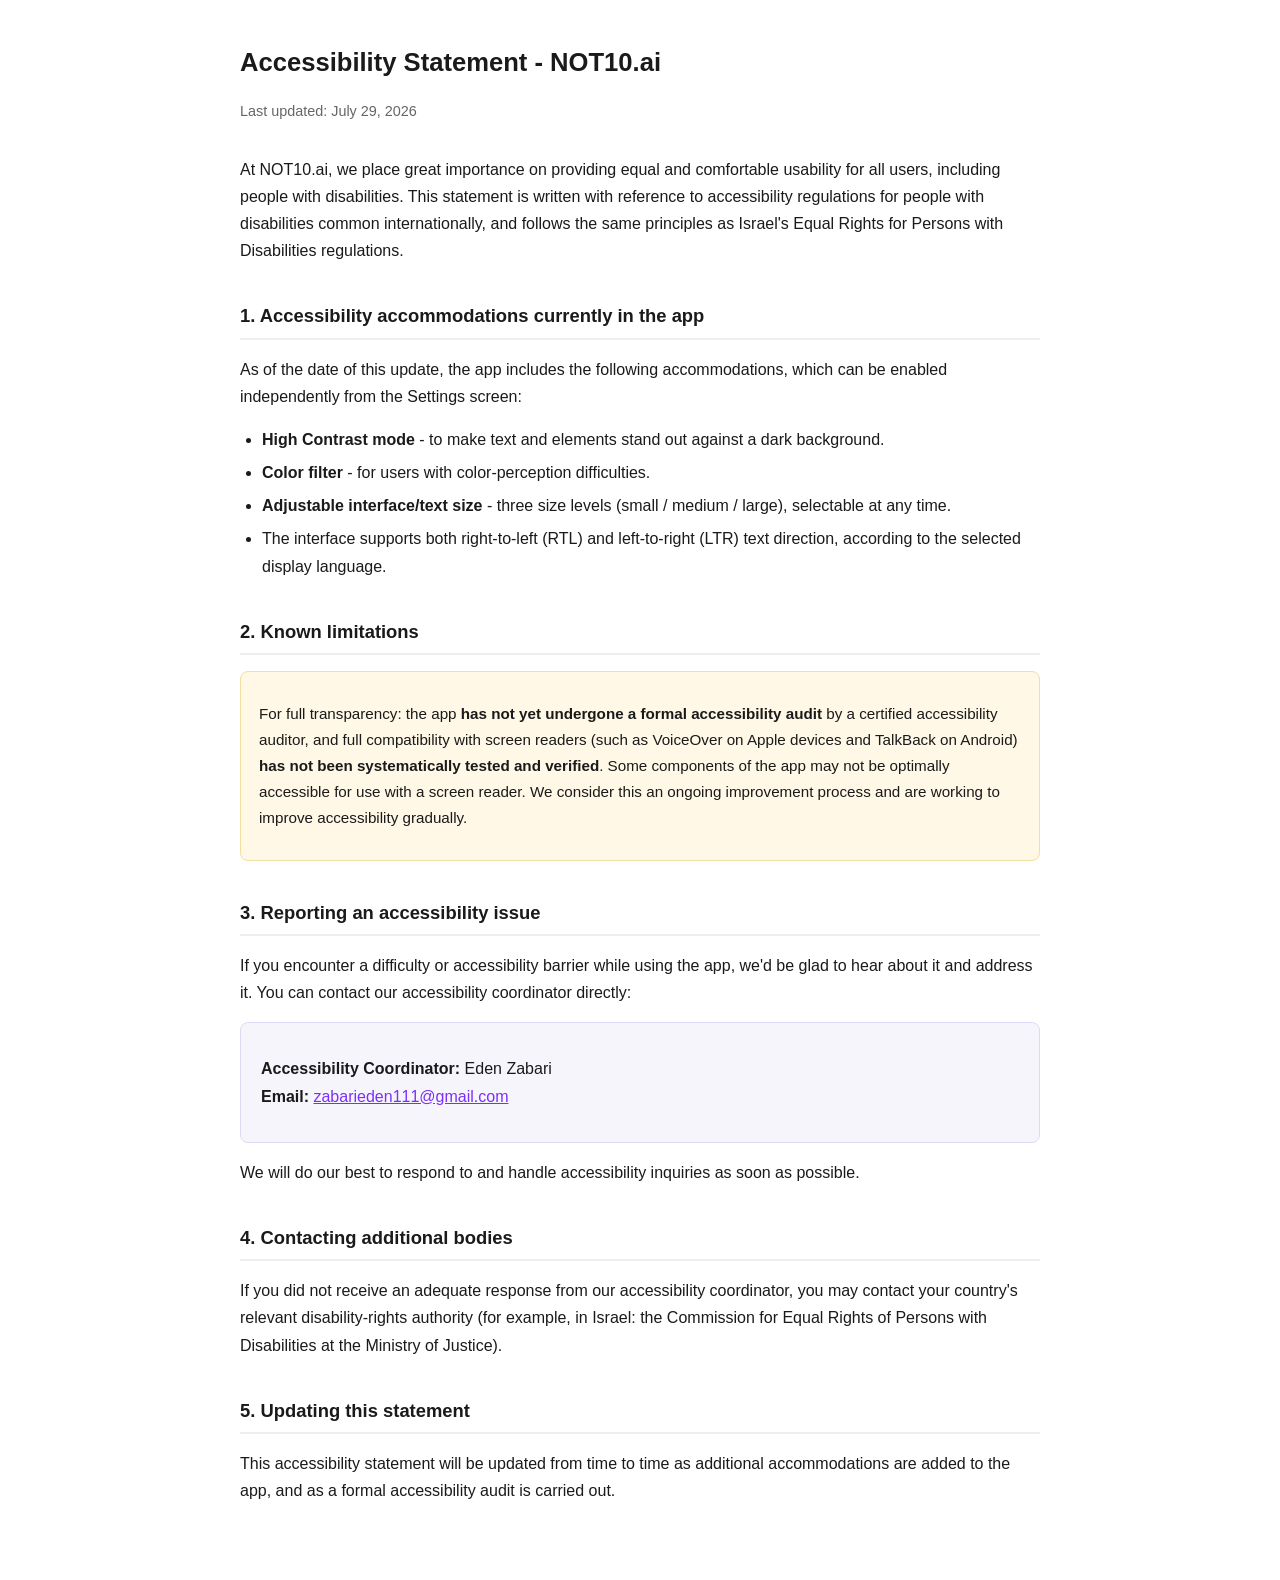
<file: accessibility-en.html>
<!DOCTYPE html>
<html lang="en" dir="ltr">
<head>
<meta charset="UTF-8">
<meta name="viewport" content="width=device-width, initial-scale=1.0">
<title>Accessibility Statement - NOT10.ai</title>
<style>
  body { font-family: Arial, Helvetica, sans-serif; background:#ffffff; color:#1a1a1a; line-height:1.7; max-width:800px; margin:0 auto; padding:24px 20px 60px; }
  h1 { font-size:1.6rem; margin-bottom:4px; }
  .updated { color:#666; font-size:0.9rem; margin-bottom:32px; }
  h2 { font-size:1.15rem; margin-top:36px; border-bottom:2px solid #eee; padding-bottom:6px; }
  ul { padding-inline-start:22px; }
  li { margin-bottom:6px; }
  a { color:#7b2ff7; }
  .contact-box { background:#f7f5fc; border:1px solid #e0d9f5; border-radius:8px; padding:16px 20px; margin-top:16px; }
  .note-box { background:#fff8e6; border:1px solid #f0dfa0; border-radius:8px; padding:14px 18px; margin-top:16px; font-size:0.95rem; }
</style>
</head>
<body>

<h1>Accessibility Statement - NOT10.ai</h1>
<p class="updated">Last updated: July 29, 2026</p>

<p>
At NOT10.ai, we place great importance on providing equal and comfortable usability for all users, including people with
disabilities. This statement is written with reference to accessibility regulations for people with disabilities common
internationally, and follows the same principles as Israel's Equal Rights for Persons with Disabilities regulations.
</p>

<h2>1. Accessibility accommodations currently in the app</h2>
<p>As of the date of this update, the app includes the following accommodations, which can be enabled independently from the Settings screen:</p>
<ul>
  <li><strong>High Contrast mode</strong> - to make text and elements stand out against a dark background.</li>
  <li><strong>Color filter</strong> - for users with color-perception difficulties.</li>
  <li><strong>Adjustable interface/text size</strong> - three size levels (small / medium / large), selectable at any time.</li>
  <li>The interface supports both right-to-left (RTL) and left-to-right (LTR) text direction, according to the selected display language.</li>
</ul>

<h2>2. Known limitations</h2>
<div class="note-box">
<p>
For full transparency: the app <strong>has not yet undergone a formal accessibility audit</strong> by a certified accessibility
auditor, and full compatibility with screen readers (such as VoiceOver on Apple devices and TalkBack on Android) <strong>has
not been systematically tested and verified</strong>. Some components of the app may not be optimally accessible for use with
a screen reader. We consider this an ongoing improvement process and are working to improve accessibility gradually.
</p>
</div>

<h2>3. Reporting an accessibility issue</h2>
<p>
If you encounter a difficulty or accessibility barrier while using the app, we'd be glad to hear about it and address it.
You can contact our accessibility coordinator directly:
</p>
<div class="contact-box">
  <p><strong>Accessibility Coordinator:</strong> Eden Zabari<br>
  <strong>Email:</strong> <a href="mailto:zabarieden111@gmail.com">zabarieden111@gmail.com</a></p>
</div>
<p>We will do our best to respond to and handle accessibility inquiries as soon as possible.</p>

<h2>4. Contacting additional bodies</h2>
<p>
If you did not receive an adequate response from our accessibility coordinator, you may contact your country's relevant
disability-rights authority (for example, in Israel: the Commission for Equal Rights of Persons with Disabilities at the
Ministry of Justice).
</p>

<h2>5. Updating this statement</h2>
<p>
This accessibility statement will be updated from time to time as additional accommodations are added to the app, and as a
formal accessibility audit is carried out.
</p>

</body>
</html>
</file>
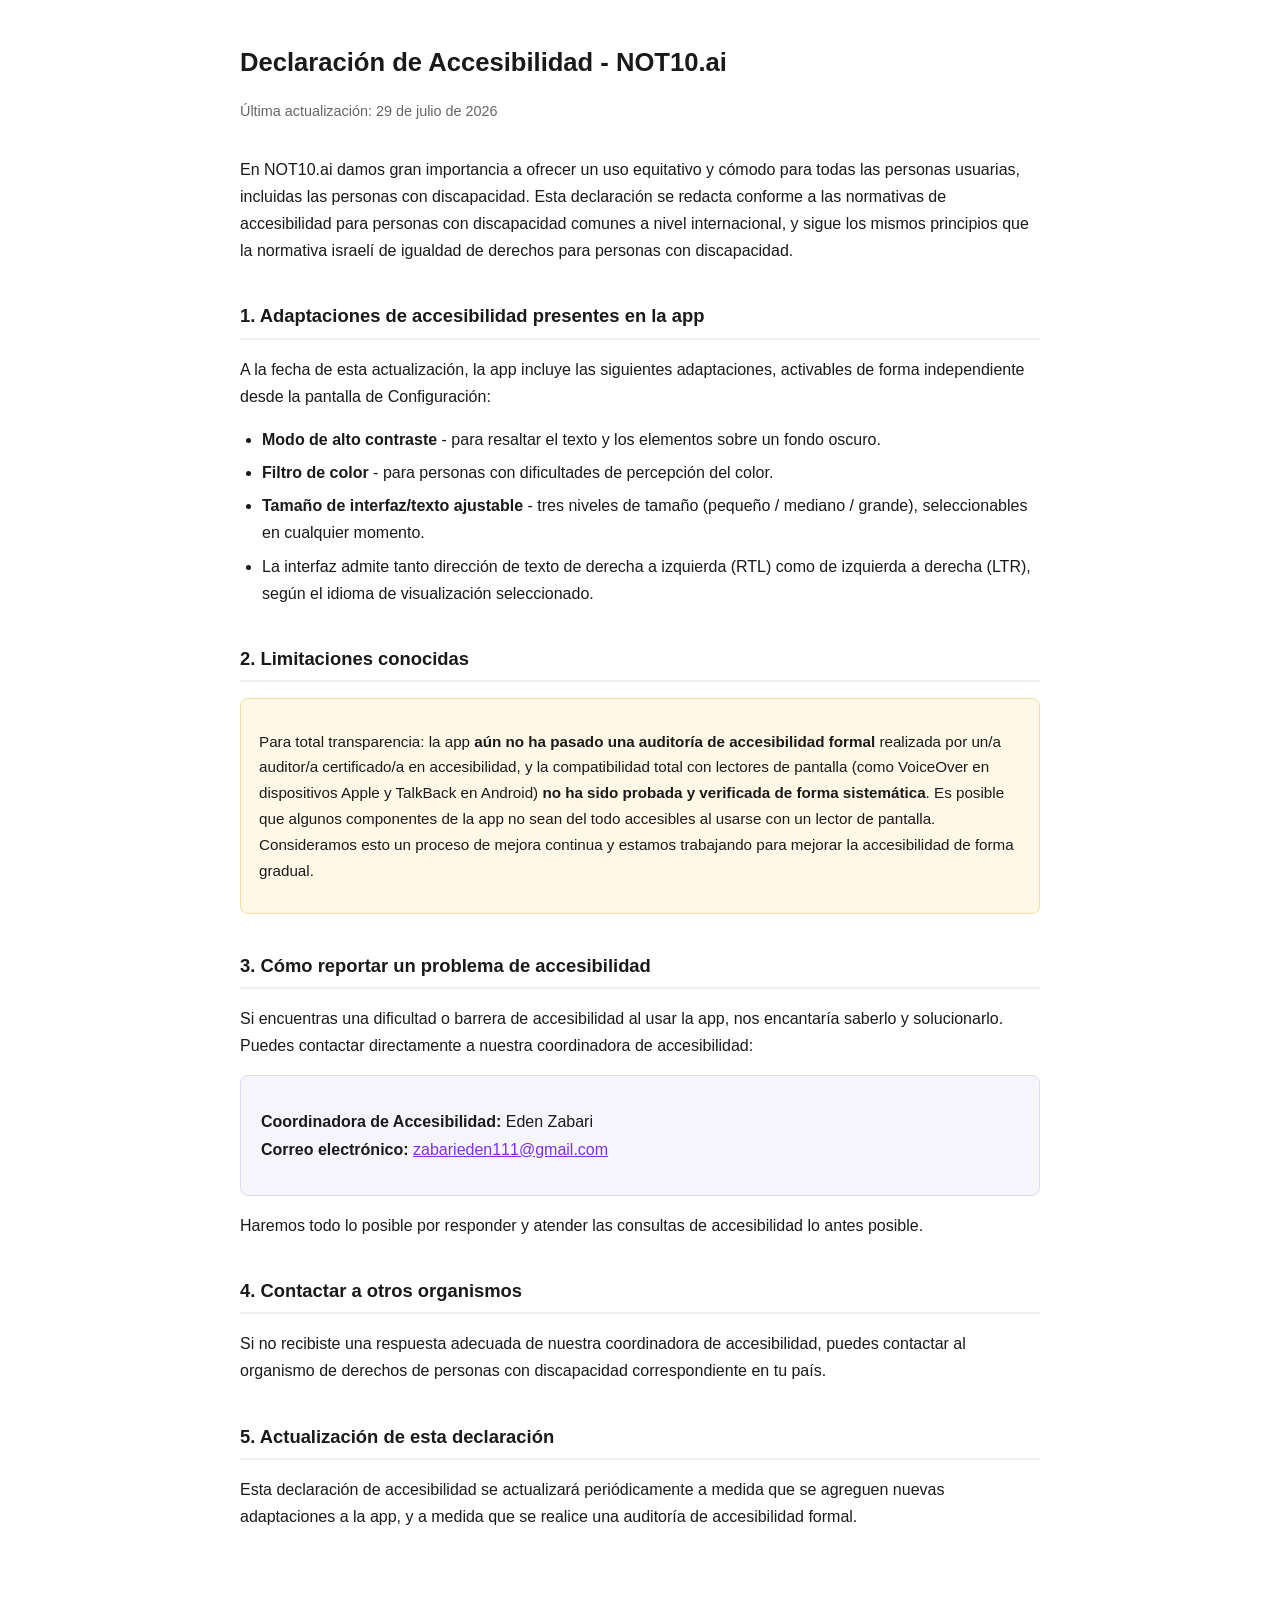
<file: accessibility-es.html>
<!DOCTYPE html>
<html lang="es" dir="ltr">
<head>
<meta charset="UTF-8">
<meta name="viewport" content="width=device-width, initial-scale=1.0">
<title>Declaración de Accesibilidad - NOT10.ai</title>
<style>
  body { font-family: Arial, Helvetica, sans-serif; background:#ffffff; color:#1a1a1a; line-height:1.7; max-width:800px; margin:0 auto; padding:24px 20px 60px; }
  h1 { font-size:1.6rem; margin-bottom:4px; }
  .updated { color:#666; font-size:0.9rem; margin-bottom:32px; }
  h2 { font-size:1.15rem; margin-top:36px; border-bottom:2px solid #eee; padding-bottom:6px; }
  ul { padding-inline-start:22px; }
  li { margin-bottom:6px; }
  a { color:#7b2ff7; }
  .contact-box { background:#f7f5fc; border:1px solid #e0d9f5; border-radius:8px; padding:16px 20px; margin-top:16px; }
  .note-box { background:#fff8e6; border:1px solid #f0dfa0; border-radius:8px; padding:14px 18px; margin-top:16px; font-size:0.95rem; }
</style>
</head>
<body>

<h1>Declaración de Accesibilidad - NOT10.ai</h1>
<p class="updated">Última actualización: 29 de julio de 2026</p>

<p>
En NOT10.ai damos gran importancia a ofrecer un uso equitativo y cómodo para todas las personas usuarias, incluidas las
personas con discapacidad. Esta declaración se redacta conforme a las normativas de accesibilidad para personas con
discapacidad comunes a nivel internacional, y sigue los mismos principios que la normativa israelí de igualdad de
derechos para personas con discapacidad.
</p>

<h2>1. Adaptaciones de accesibilidad presentes en la app</h2>
<p>A la fecha de esta actualización, la app incluye las siguientes adaptaciones, activables de forma independiente desde la pantalla de Configuración:</p>
<ul>
  <li><strong>Modo de alto contraste</strong> - para resaltar el texto y los elementos sobre un fondo oscuro.</li>
  <li><strong>Filtro de color</strong> - para personas con dificultades de percepción del color.</li>
  <li><strong>Tamaño de interfaz/texto ajustable</strong> - tres niveles de tamaño (pequeño / mediano / grande), seleccionables en cualquier momento.</li>
  <li>La interfaz admite tanto dirección de texto de derecha a izquierda (RTL) como de izquierda a derecha (LTR), según el idioma de visualización seleccionado.</li>
</ul>

<h2>2. Limitaciones conocidas</h2>
<div class="note-box">
<p>
Para total transparencia: la app <strong>aún no ha pasado una auditoría de accesibilidad formal</strong> realizada por un/a
auditor/a certificado/a en accesibilidad, y la compatibilidad total con lectores de pantalla (como VoiceOver en dispositivos
Apple y TalkBack en Android) <strong>no ha sido probada y verificada de forma sistemática</strong>. Es posible que algunos
componentes de la app no sean del todo accesibles al usarse con un lector de pantalla. Consideramos esto un proceso de
mejora continua y estamos trabajando para mejorar la accesibilidad de forma gradual.
</p>
</div>

<h2>3. Cómo reportar un problema de accesibilidad</h2>
<p>
Si encuentras una dificultad o barrera de accesibilidad al usar la app, nos encantaría saberlo y solucionarlo. Puedes
contactar directamente a nuestra coordinadora de accesibilidad:
</p>
<div class="contact-box">
  <p><strong>Coordinadora de Accesibilidad:</strong> Eden Zabari<br>
  <strong>Correo electrónico:</strong> <a href="mailto:zabarieden111@gmail.com">zabarieden111@gmail.com</a></p>
</div>
<p>Haremos todo lo posible por responder y atender las consultas de accesibilidad lo antes posible.</p>

<h2>4. Contactar a otros organismos</h2>
<p>
Si no recibiste una respuesta adecuada de nuestra coordinadora de accesibilidad, puedes contactar al organismo de
derechos de personas con discapacidad correspondiente en tu país.
</p>

<h2>5. Actualización de esta declaración</h2>
<p>
Esta declaración de accesibilidad se actualizará periódicamente a medida que se agreguen nuevas adaptaciones a la app, y
a medida que se realice una auditoría de accesibilidad formal.
</p>

</body>
</html>
</file>
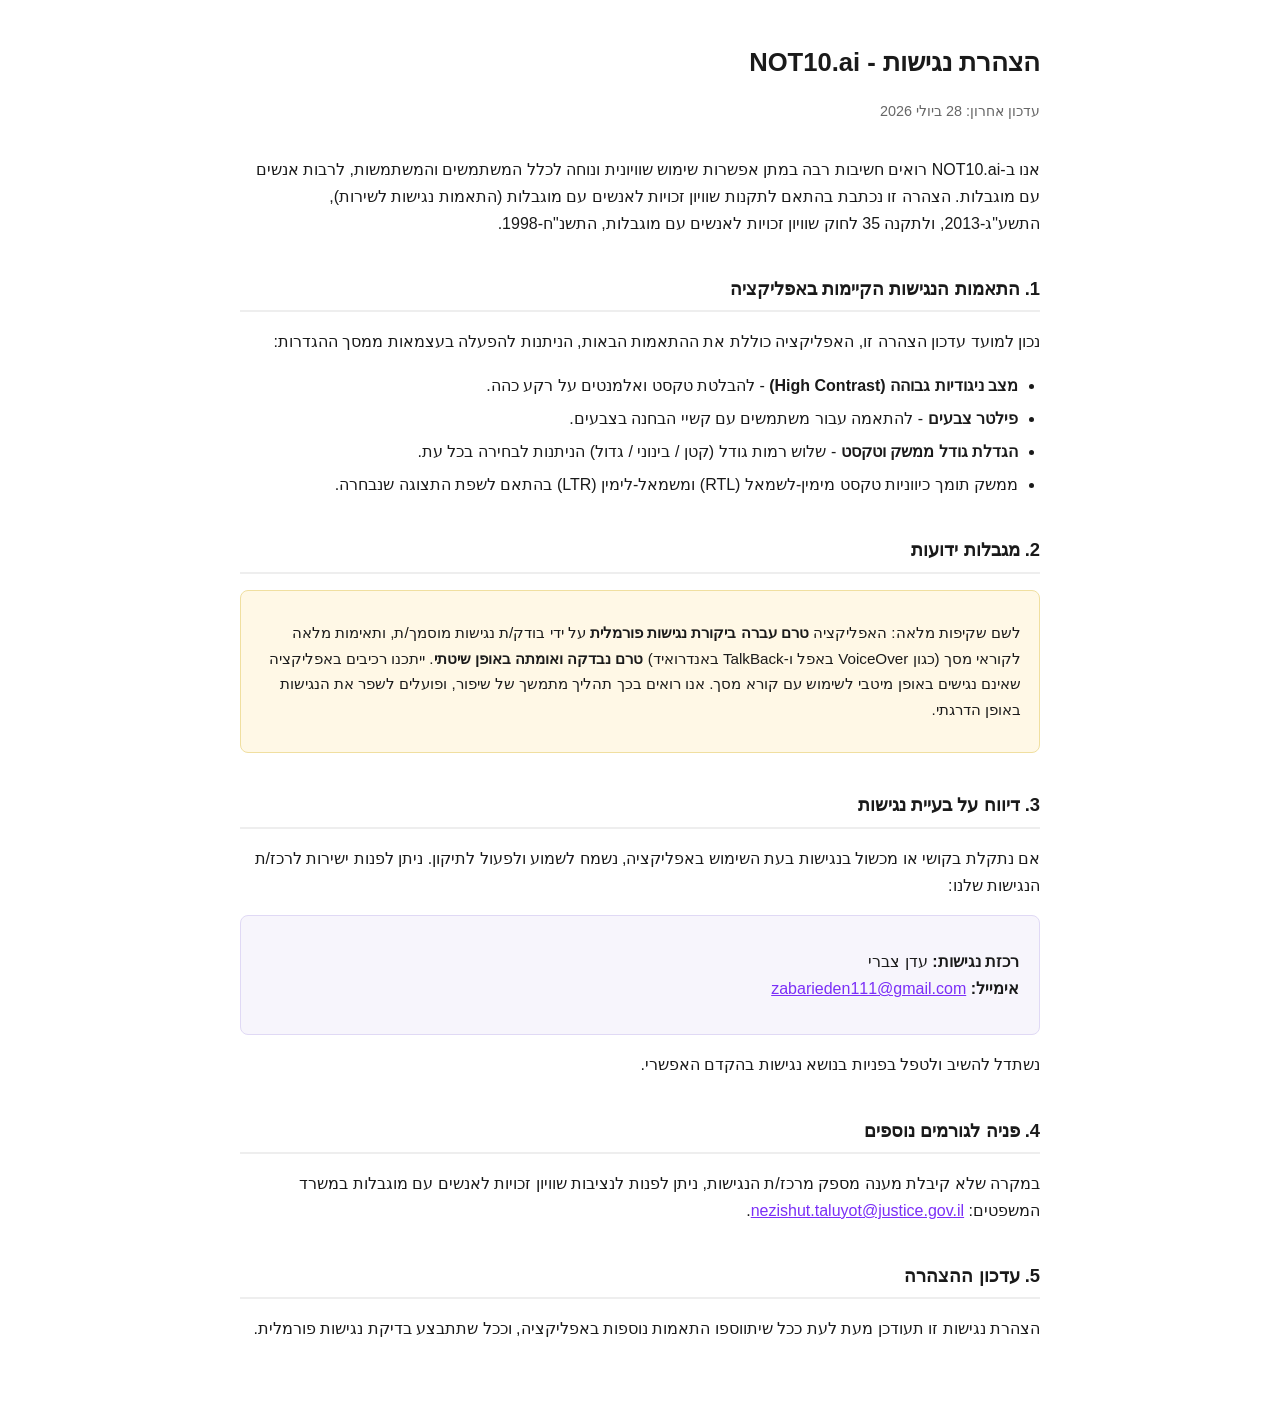
<file: accessibility.html>
<!DOCTYPE html>
<html lang="he" dir="rtl">
<head>
<meta charset="UTF-8">
<meta name="viewport" content="width=device-width, initial-scale=1.0">
<title>הצהרת נגישות - NOT10.ai</title>
<style>
  body { font-family: Arial, Helvetica, sans-serif; background:#ffffff; color:#1a1a1a; line-height:1.7; max-width:800px; margin:0 auto; padding:24px 20px 60px; }
  h1 { font-size:1.6rem; margin-bottom:4px; }
  .updated { color:#666; font-size:0.9rem; margin-bottom:32px; }
  h2 { font-size:1.15rem; margin-top:36px; border-bottom:2px solid #eee; padding-bottom:6px; }
  ul { padding-inline-start:22px; }
  li { margin-bottom:6px; }
  a { color:#7b2ff7; }
  .contact-box { background:#f7f5fc; border:1px solid #e0d9f5; border-radius:8px; padding:16px 20px; margin-top:16px; }
  .note-box { background:#fff8e6; border:1px solid #f0dfa0; border-radius:8px; padding:14px 18px; margin-top:16px; font-size:0.95rem; }
</style>
</head>
<body>

<h1>הצהרת נגישות - NOT10.ai</h1>
<p class="updated">עדכון אחרון: 28 ביולי 2026</p>

<p>
אנו ב-NOT10.ai רואים חשיבות רבה במתן אפשרות שימוש שוויונית ונוחה לכלל המשתמשים והמשתמשות, לרבות אנשים עם מוגבלות.
הצהרה זו נכתבת בהתאם לתקנות שוויון זכויות לאנשים עם מוגבלות (התאמות נגישות לשירות), התשע"ג-2013, ולתקנה 35 לחוק שוויון
זכויות לאנשים עם מוגבלות, התשנ"ח-1998.
</p>

<h2>1. התאמות הנגישות הקיימות באפליקציה</h2>
<p>נכון למועד עדכון הצהרה זו, האפליקציה כוללת את ההתאמות הבאות, הניתנות להפעלה בעצמאות ממסך ההגדרות:</p>
<ul>
  <li><strong>מצב ניגודיות גבוהה (High Contrast)</strong> - להבלטת טקסט ואלמנטים על רקע כהה.</li>
  <li><strong>פילטר צבעים</strong> - להתאמה עבור משתמשים עם קשיי הבחנה בצבעים.</li>
  <li><strong>הגדלת גודל ממשק וטקסט</strong> - שלוש רמות גודל (קטן / בינוני / גדול) הניתנות לבחירה בכל עת.</li>
  <li>ממשק תומך כיווניות טקסט מימין-לשמאל (RTL) ומשמאל-לימין (LTR) בהתאם לשפת התצוגה שנבחרה.</li>
</ul>

<h2>2. מגבלות ידועות</h2>
<div class="note-box">
<p>
לשם שקיפות מלאה: האפליקציה <strong>טרם עברה ביקורת נגישות פורמלית</strong> על ידי בודק/ת נגישות מוסמך/ת, ותאימות מלאה
לקוראי מסך (כגון VoiceOver באפל ו-TalkBack באנדרואיד) <strong>טרם נבדקה ואומתה באופן שיטתי</strong>. ייתכנו רכיבים
באפליקציה שאינם נגישים באופן מיטבי לשימוש עם קורא מסך. אנו רואים בכך תהליך מתמשך של שיפור, ופועלים לשפר את
הנגישות באופן הדרגתי.
</p>
</div>

<h2>3. דיווח על בעיית נגישות</h2>
<p>
אם נתקלת בקושי או מכשול בנגישות בעת השימוש באפליקציה, נשמח לשמוע ולפעול לתיקון. ניתן לפנות ישירות לרכז/ת הנגישות שלנו:
</p>
<div class="contact-box">
  <p><strong>רכזת נגישות:</strong> עדן צברי<br>
  <strong>אימייל:</strong> <a href="mailto:zabarieden111@gmail.com">zabarieden111@gmail.com</a></p>
</div>
<p>נשתדל להשיב ולטפל בפניות בנושא נגישות בהקדם האפשרי.</p>

<h2>4. פניה לגורמים נוספים</h2>
<p>
במקרה שלא קיבלת מענה מספק מרכז/ת הנגישות, ניתן לפנות לנציבות שוויון זכויות לאנשים עם מוגבלות במשרד המשפטים:
<a href="https://www.gov.il/he/departments/general/equal_rights_commission" target="_blank" rel="noopener">nezishut.taluyot@justice.gov.il</a>.
</p>

<h2>5. עדכון ההצהרה</h2>
<p>
הצהרת נגישות זו תעודכן מעת לעת ככל שיתווספו התאמות נוספות באפליקציה, וככל שתתבצע בדיקת נגישות פורמלית.
</p>

</body>
</html>
</file>
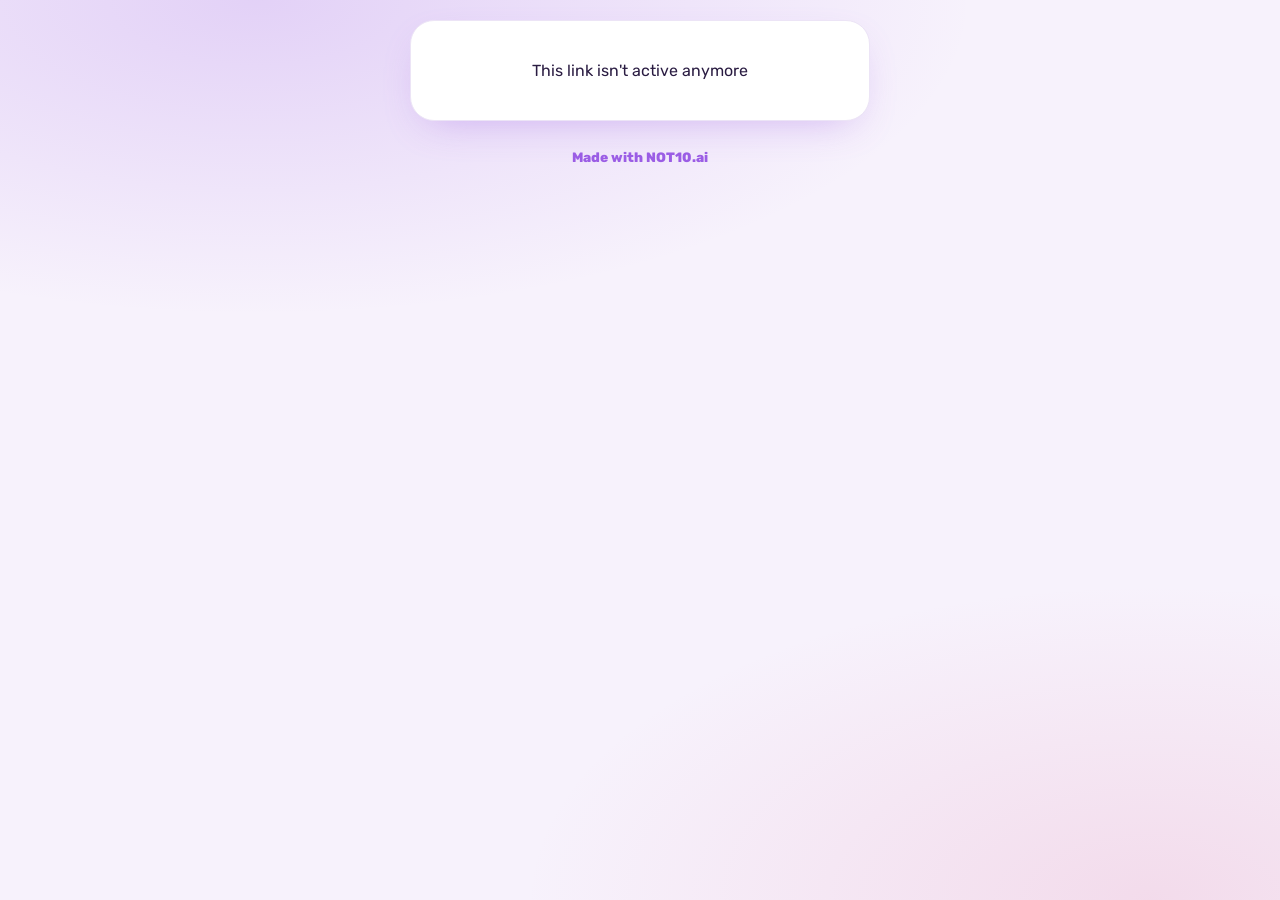
<file: goal.html>
<!doctype html>
<html lang="en">
<head>
<meta charset="utf-8">
<meta name="viewport" content="width=device-width, initial-scale=1, viewport-fit=cover">
<meta name="robots" content="noindex">
<title>NOT10.ai</title>
<link rel="icon" href="favicon.png?v=12">
<link rel="stylesheet" href="fonts-goal.css?v=1">
<style>
/* The accountability friend's read-only page (her pick, idea 14, 2026-11-17): one goal's path, in the app's soft lilac look */
:root { --bg: #f7f2fc; --card: #ffffff; --ink: #2a1c42; --muted: #6f6485; --line: #ece4f6; --a1: #9b5de5; --a2: #e0739f; color-scheme: light; }
@media (prefers-color-scheme: dark) { :root { --bg: #140e1d; --card: #1f182b; --ink: #f2ebfb; --muted: #ab9fc1; --line: #2e2541; color-scheme: dark; } }
* { box-sizing: border-box; }
html, body { margin: 0; }
body { min-height: 100vh; background: radial-gradient(ellipse 80% 50% at 20% 0%, color-mix(in srgb, var(--a1) 22%, transparent), transparent 70%), radial-gradient(ellipse 70% 50% at 90% 100%, color-mix(in srgb, var(--a2) 18%, transparent), transparent 70%), var(--bg); color: var(--ink); font-family: "Rubik", system-ui, -apple-system, "Segoe UI", sans-serif; padding: max(20px, env(safe-area-inset-top)) max(16px, env(safe-area-inset-right)) max(28px, env(safe-area-inset-bottom)) max(16px, env(safe-area-inset-left)); }
main { max-width: 460px; margin: 0 auto; display: flex; flex-direction: column; gap: 14px; }
.card { background: var(--card); border: 1px solid var(--line); border-radius: 24px; padding: 18px; box-shadow: 0 14px 40px -18px color-mix(in srgb, var(--a1) 45%, transparent); }
.eyebrow { font-size: .78rem; font-weight: 800; letter-spacing: .08em; text-transform: uppercase; color: var(--muted); }
.head { display: flex; align-items: center; gap: 14px; }
.icon { width: 58px; height: 58px; flex: none; border-radius: 50%; display: grid; place-items: center; font-size: 1.8rem; background: linear-gradient(140deg, color-mix(in srgb, var(--a1) 25%, var(--card)), color-mix(in srgb, var(--a2) 22%, var(--card))); }
h1 { margin: 2px 0 0; font-size: 1.35rem; line-height: 1.25; overflow-wrap: anywhere; }
.since { margin: 4px 0 0; font-size: .85rem; color: var(--muted); }
.bar { margin-top: 14px; height: 10px; border-radius: 999px; background: color-mix(in srgb, var(--ink) 9%, transparent); overflow: hidden; display: flex; }
.bar i { display: block; height: 100%; border-radius: inherit; background: linear-gradient(90deg, var(--a1), var(--a2)); }
.prog { margin: 8px 0 0; font-size: .9rem; font-weight: 600; font-variant-numeric: tabular-nums; }
.reached { margin-top: 12px; padding: 10px 14px; border-radius: 16px; background: linear-gradient(140deg, color-mix(in srgb, var(--a1) 18%, var(--card)), color-mix(in srgb, var(--a2) 16%, var(--card))); font-weight: 800; text-align: center; }
h2 { margin: 0 0 10px; font-size: 1rem; }
ol { list-style: none; margin: 0; padding: 0; display: flex; flex-direction: column; gap: 8px; }
li { display: flex; align-items: center; gap: 10px; font-size: .95rem; overflow-wrap: anywhere; }
.dot { width: 26px; height: 26px; flex: none; border-radius: 50%; display: grid; place-items: center; font-size: .75rem; font-weight: 800; border: 2px dashed color-mix(in srgb, var(--ink) 28%, transparent); color: var(--muted); }
li.done .dot { border: none; color: #fff; background: linear-gradient(135deg, var(--a2), var(--a1)); }
li.done span { color: var(--muted); }
.week { display: flex; gap: 8px; justify-content: space-between; }
.week span { display: flex; flex-direction: column; align-items: center; gap: 4px; font-size: .7rem; font-weight: 700; color: var(--muted); }
.week i { width: 18px; height: 18px; border-radius: 50%; border: 1.5px solid color-mix(in srgb, var(--ink) 28%, transparent); }
.week .on i { border: none; background: linear-gradient(135deg, var(--a2), var(--a1)); }
.heat { margin-top: 16px; display: grid; grid-template-rows: repeat(7, 13px); grid-auto-flow: column; grid-auto-columns: 13px; gap: 4px; direction: ltr; justify-content: center; }
[dir="rtl"] .heat { transform: scaleX(-1); }
.heat i { width: 13px; height: 13px; border-radius: 3px; background: color-mix(in srgb, var(--ink) 9%, transparent); }
.heat i.on { background: color-mix(in srgb, var(--a2) 75%, var(--a1)); }
.foot { text-align: center; font-size: .85rem; color: var(--muted); }
.foot a { color: var(--a1); font-weight: 800; text-decoration: none; }
.missing { text-align: center; padding: 40px 18px; }
.skeleton { height: 180px; }
</style>
</head>
<body>
<main id="g"><div class="card skeleton" aria-hidden="true"></div></main>
<script src="i18n/core.js?v=601"></script>
<script>
(function () {
    var q = new URLSearchParams(location.search);
    var token = q.get('t') || '';
    var langs = (navigator.languages || [navigator.language || 'en']).map(function (l) { return String(l).slice(0, 2).toLowerCase(); });
    var lang = langs.find(function (l) { return SUPPORTED_LANGUAGES.indexOf(l) >= 0; }) || (SUPPORTED_LANGUAGES.indexOf(q.get('l')) >= 0 ? q.get('l') : 'en');
    var s = document.createElement('script');
    s.src = 'i18n/' + lang + '.js?v=' + (typeof I18N_V !== 'undefined' ? I18N_V : '0');
    s.onload = s.onerror = function () { currentLang = translations[lang] ? lang : 'en'; start(); };
    document.head.appendChild(s);

    function esc(v) { return String(v == null ? '' : v).replace(/[&<>"']/g, function (c) { return { '&': '&amp;', '<': '&lt;', '>': '&gt;', '"': '&quot;', "'": '&#39;' }[c]; }); }
    function day(d) { return d.getFullYear() + '-' + String(d.getMonth() + 1).padStart(2, '0') + '-' + String(d.getDate()).padStart(2, '0'); }
    function start() {
        document.documentElement.lang = currentLang;
        document.documentElement.dir = ['he', 'ar', 'ur'].indexOf(currentLang) >= 0 ? 'rtl' : 'ltr';
        var root = document.getElementById('g');
        var foot = '<p class="foot"><a href="https://app.not10.ai/">' + esc(t('gshare_made_with')) + '</a></p>';
        if (!/^[A-Za-z0-9_-]{16,64}$/.test(token)) { root.innerHTML = '<div class="card missing">' + esc(t('gshare_missing')) + '</div>' + foot; return; }
        fetch('https://fncssznyigwlltoqlfwh.supabase.co/functions/v1/goal-share?t=' + encodeURIComponent(token)).then(function (r) { return r.ok ? r.json() : null; }).catch(function () { return null; }).then(function (data) {
            if (!data || !data.goal) { root.innerHTML = '<div class="card missing">' + esc(t('gshare_missing')) + '</div>' + foot; return; }
            var g = data.goal, st = data.stations || [], days = {};
            (data.days || []).forEach(function (d) { days[d] = 1; });
            document.title = g.title + ' · NOT10.ai';
            var pct = 0, prog = '';
            if (g.track === 'number' && g.target > 0) { pct = Math.min(100, Math.round((Number(g.current) || 0) / g.target * 100)); prog = (Number(g.current) || 0).toLocaleString(currentLang) + ' / ' + Number(g.target).toLocaleString(currentLang) + (g.unit ? ' ' + g.unit : ''); }
            else if (st.length) { var done = st.filter(function (x) { return x.done; }).length; pct = Math.round(done / st.length * 100); prog = t('gv_stations_progress').replace('{done}', done).replace('{total}', st.length); }
            if (g.reached) pct = 100;
            var since = g.started ? new Date(g.started + 'T12:00:00').toLocaleDateString(currentLang, { day: 'numeric', month: 'long', year: 'numeric' }) : '';
            var html = '<div class="card"><div class="eyebrow">' + esc(t(g.reached ? 'gshare_reached_eyebrow' : 'gshare_on_way')) + '</div>'
                + '<div class="head"><span class="icon" aria-hidden="true">' + esc(g.icon || '🎯') + '</span><div><h1>' + esc(g.title) + '</h1>' + (since ? '<p class="since">' + esc(t('gshare_since').replace('{date}', since)) + '</p>' : '') + '</div></div>'
                + (pct || prog ? '<div class="bar" role="img" aria-label="' + pct + '%"><i style="width:' + pct + '%"></i></div>' + (prog ? '<p class="prog">' + esc(prog) + '</p>' : '') : '')
                + (g.reached ? '<div class="reached">' + esc(t('gshare_reached')) + '</div>' : '') + '</div>';
            if (st.length) html += '<div class="card"><h2>' + esc(t('gshare_stations')) + '</h2><ol>' + st.map(function (x, i) { return '<li class="' + (x.done ? 'done' : '') + '"><span class="dot">' + (x.done ? '✓' : (i + 1)) + '</span><span>' + esc(x.title) + '</span></li>'; }).join('') + '</ol></div>';
            var d = new Date(); d.setHours(0, 0, 0, 0); d.setDate(d.getDate() - 6);
            var week = '';
            for (var i = 0; i < 7; i++) { week += '<span class="' + (days[day(d)] ? 'on' : '') + '"><i></i>' + esc(d.toLocaleDateString(currentLang, { weekday: 'narrow' })) + '</span>'; d.setDate(d.getDate() + 1); }
            var h = new Date(); h.setHours(0, 0, 0, 0); h.setDate(h.getDate() - 83);
            var heat = '';
            for (var k = 0; k < 84; k++) { heat += '<i class="' + (days[day(h)] ? 'on' : '') + '"></i>'; h.setDate(h.getDate() + 1); }
            html += '<div class="card"><h2>' + esc(t('gv_week_label')) + '</h2><div class="week">' + week + '</div><div class="heat" aria-hidden="true">' + heat + '</div></div>';
            root.innerHTML = html + foot;
        });
    }
})();
</script>
</body>
</html>
</file>
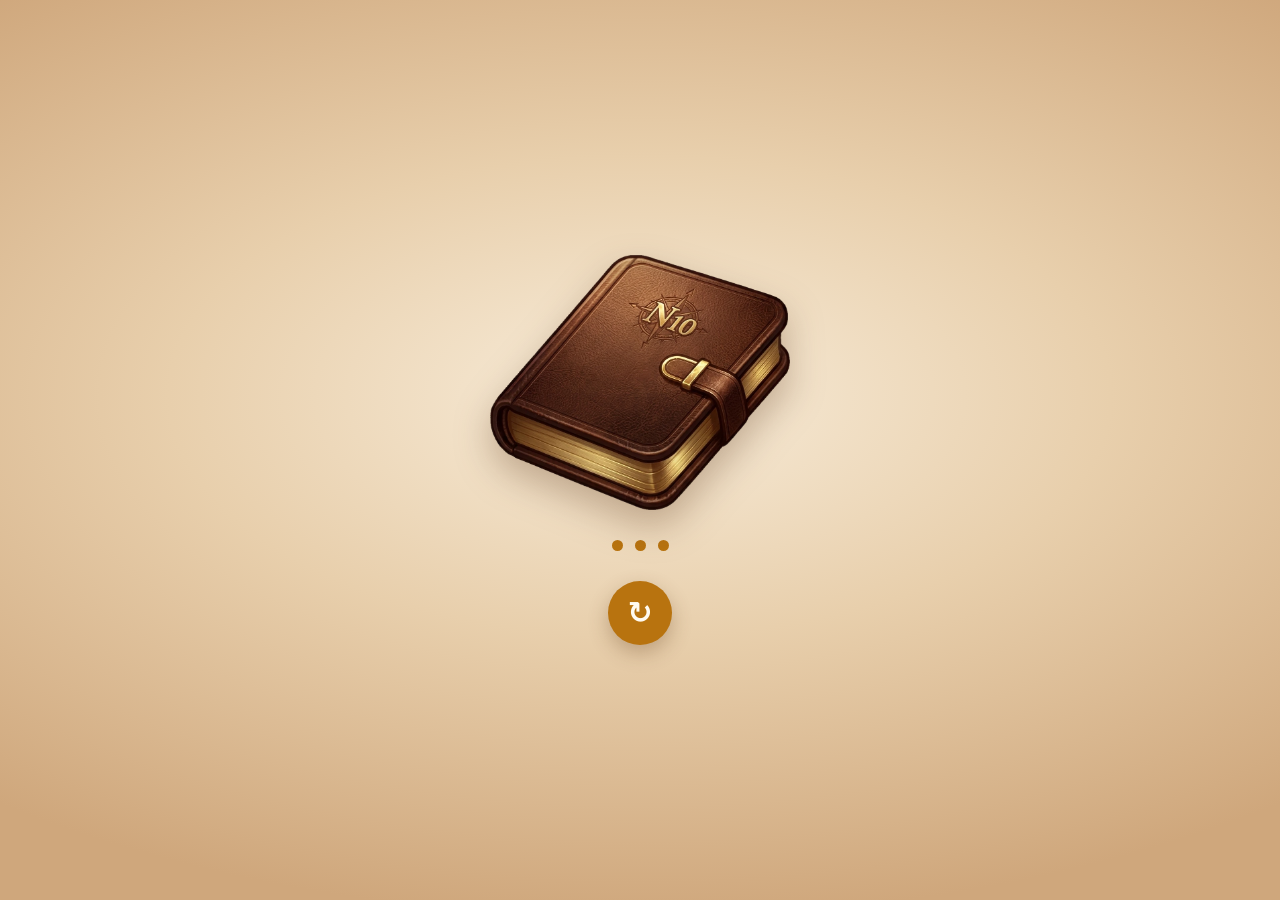
<file: offline.html>
<!DOCTYPE html>
<html>
<head>
<meta charset="UTF-8">
<meta name="viewport" content="width=device-width, initial-scale=1, viewport-fit=cover">
<meta name="theme-color" content="#cfa77c">
<title>NOT10.ai</title>
<!-- 📴 אין אינטרנט (בחירתה 2026-11-26: מסך 8 - "הספר נח"): sw.js מגיש את הדף הזה כשפותחים את האפליקציה בלי חיבור.
     בלי מילים - עובד בכל שפה. ברגע שהחיבור חוזר האפליקציה נטענת לבד; ↻ מנסה מיד -->
<style>
    html, body { margin: 0; height: 100%; }
    body { display: flex; flex-direction: column; align-items: center; justify-content: center; gap: 30px; background: radial-gradient(ellipse 80% 58% at 50% 44%, #f8ecd9 0%, #e8cfac 46%, #cfa77c 100%); font: 700 16px/1 system-ui, sans-serif; overflow: hidden; }
    .book { width: min(56vw, 40vh, 300px); animation: breathe 4s ease-in-out infinite; }
    .book img { display: block; width: 100%; height: auto; filter: drop-shadow(0 16px 18px rgba(92, 52, 20, .33)); }
    .dots { display: flex; gap: 12px; }
    .dots i { width: 11px; height: 11px; border-radius: 50%; background: #b8730f; animation: dot 1.5s ease-in-out infinite; }
    .dots i:nth-child(2) { animation-delay: .25s; } .dots i:nth-child(3) { animation-delay: .5s; }
    button { width: 64px; height: 64px; border: none; border-radius: 50%; background: #b8730f; color: #fffaf0; font: 700 30px/1 system-ui, sans-serif; cursor: pointer; box-shadow: 0 8px 20px rgba(92, 52, 20, .3); }
    button:focus-visible { outline: 3px solid #ffe4a3; outline-offset: 3px; }
    @keyframes breathe { 0%, 100% { transform: scale(1); } 50% { transform: scale(.96); } }
    @keyframes dot { 0%, 100% { opacity: .25; transform: translateY(0); } 40% { opacity: 1; transform: translateY(-6px); } }
    @media (prefers-reduced-motion: reduce) { .book, .dots i { animation: none; } .dots i { opacity: .7; } }
</style>
</head>
<body>
    <div class="book"><img src="splash-book.webp?v=3" alt=""></div>
    <div class="dots" aria-hidden="true"><i></i><i></i><i></i></div>
    <button type="button" aria-label="↻" onclick="location.reload()">↻</button>
    <script>
        // החיבור חזר - חוזרים לאפליקציה לבד (גם בבדיקה כל כמה שניות, כי לא כל טלפון מודיע על "online")
        function back() { location.reload(); }
        window.addEventListener('online', back);
        setInterval(function () {
            fetch('index.html?ping=' + Date.now(), { method: 'HEAD', cache: 'no-store' }).then(function (r) { if (r.ok) back(); }).catch(function () {});
        }, 6000);
    </script>
</body>
</html>
</file>
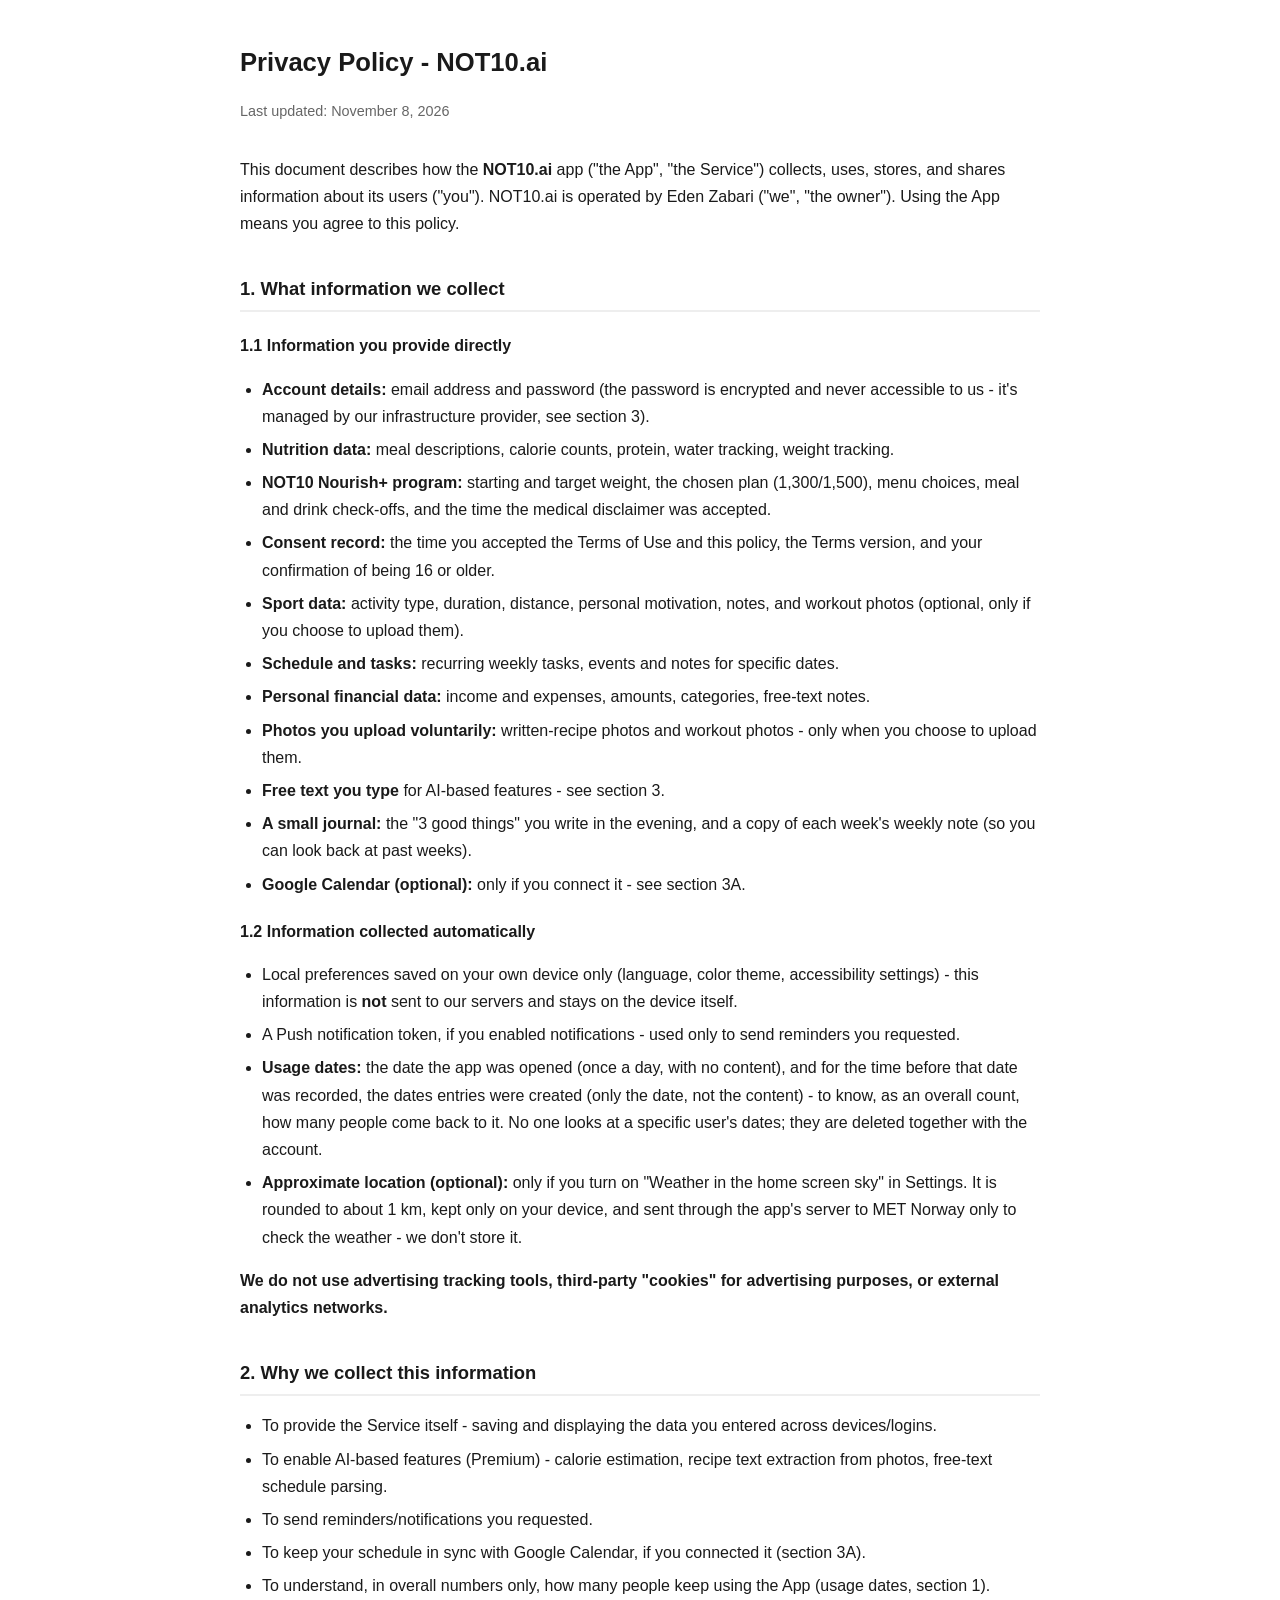
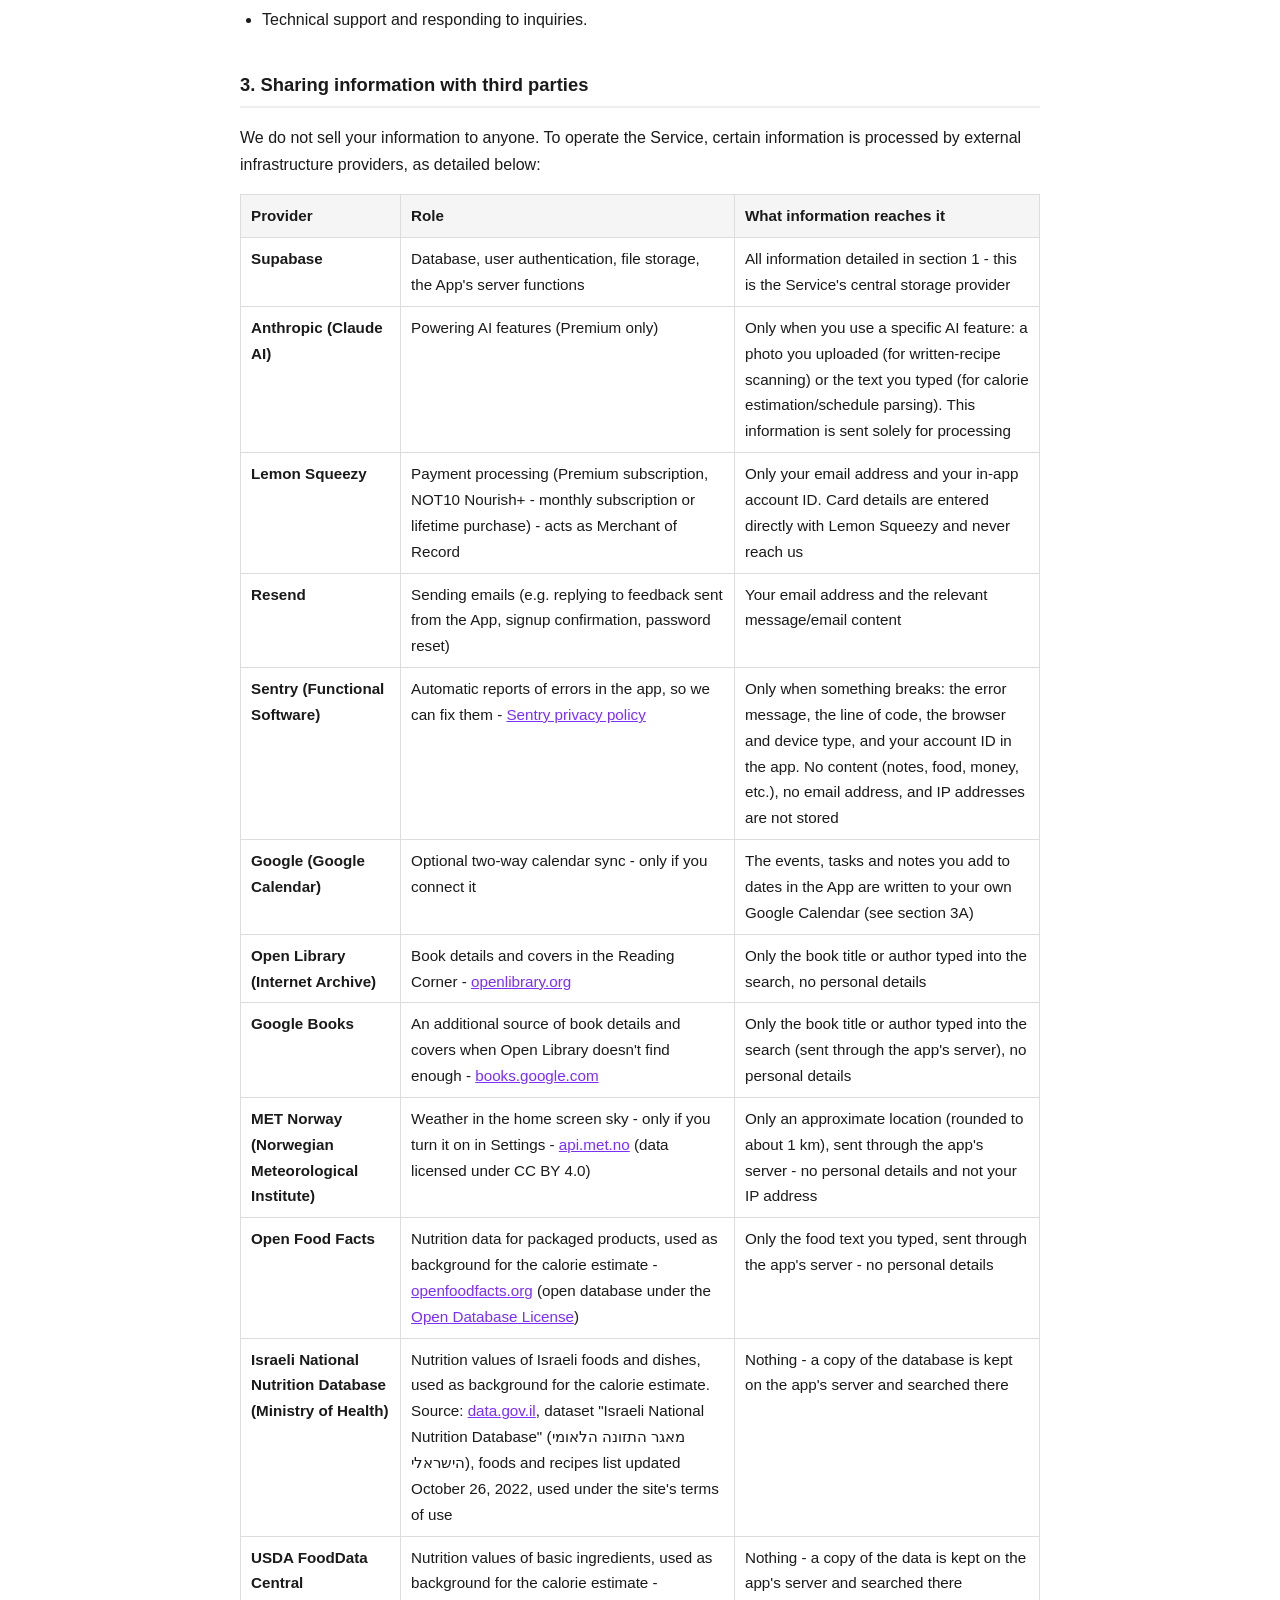
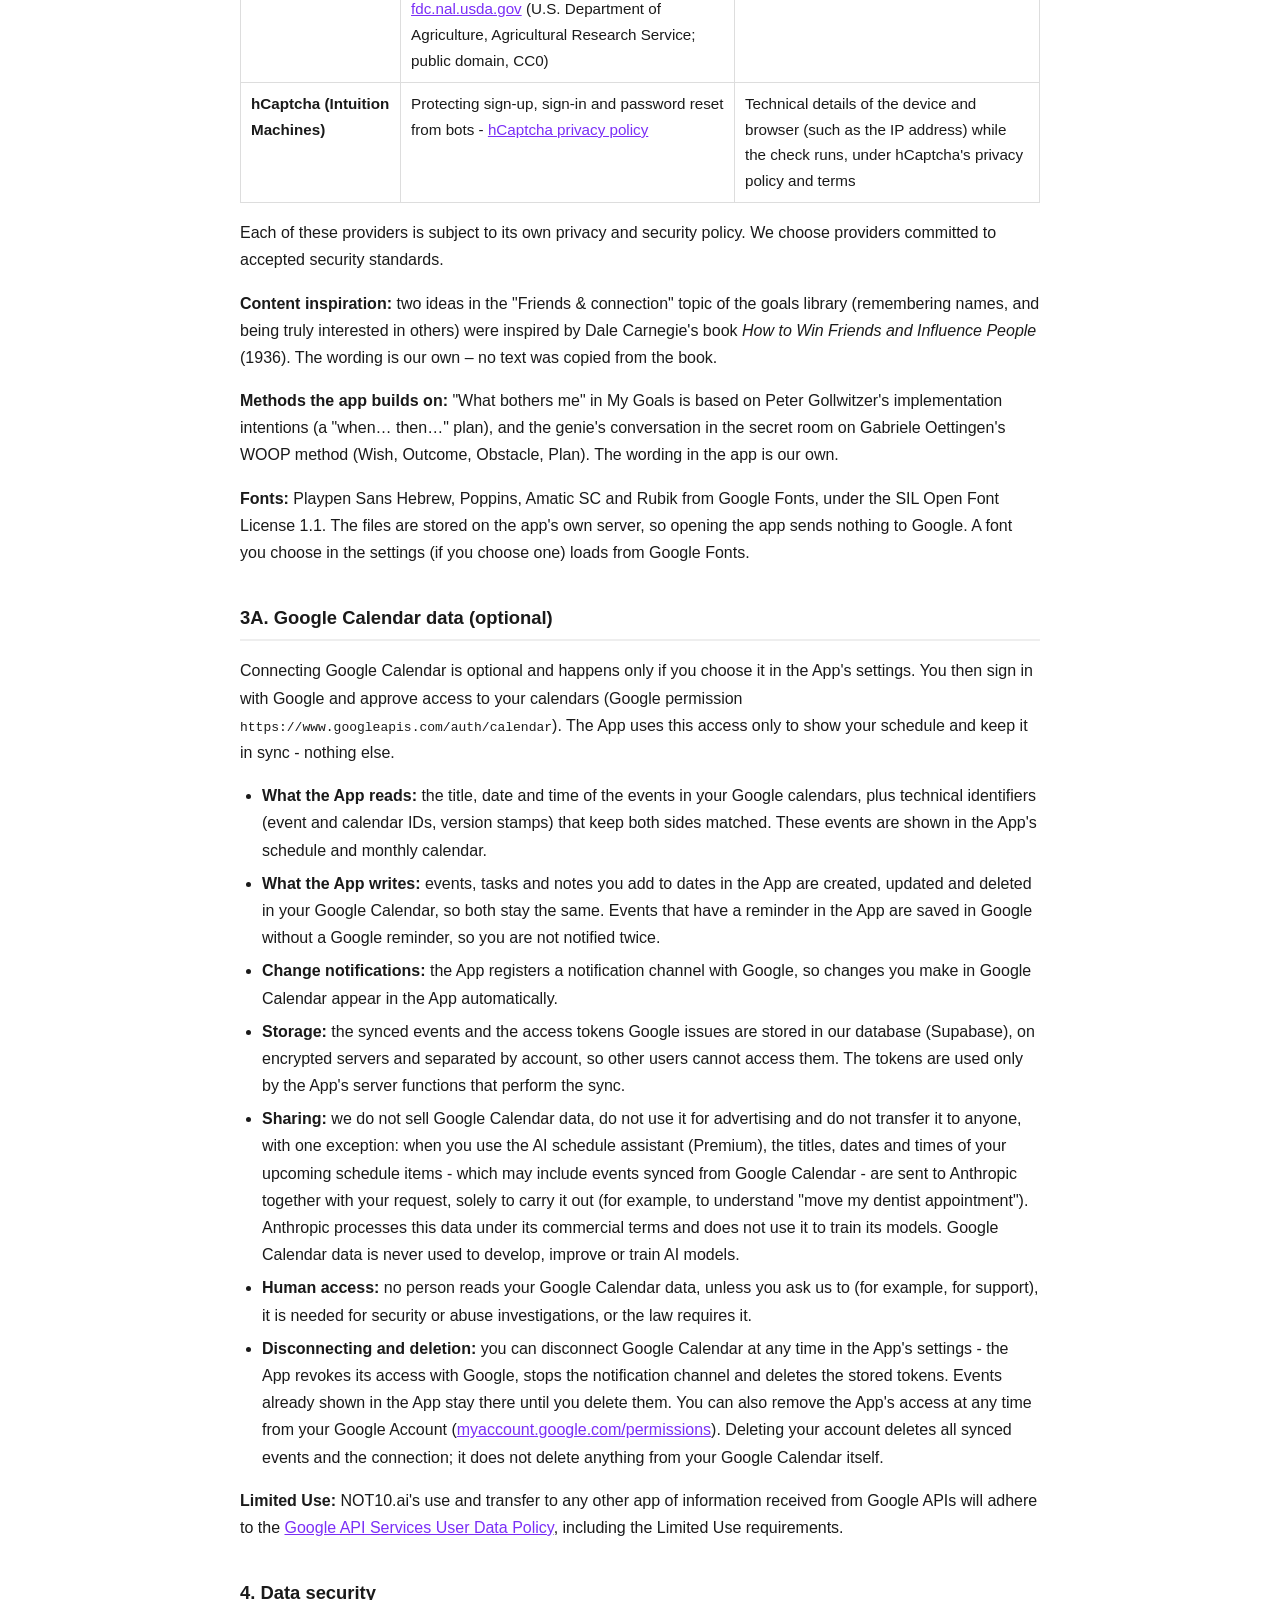
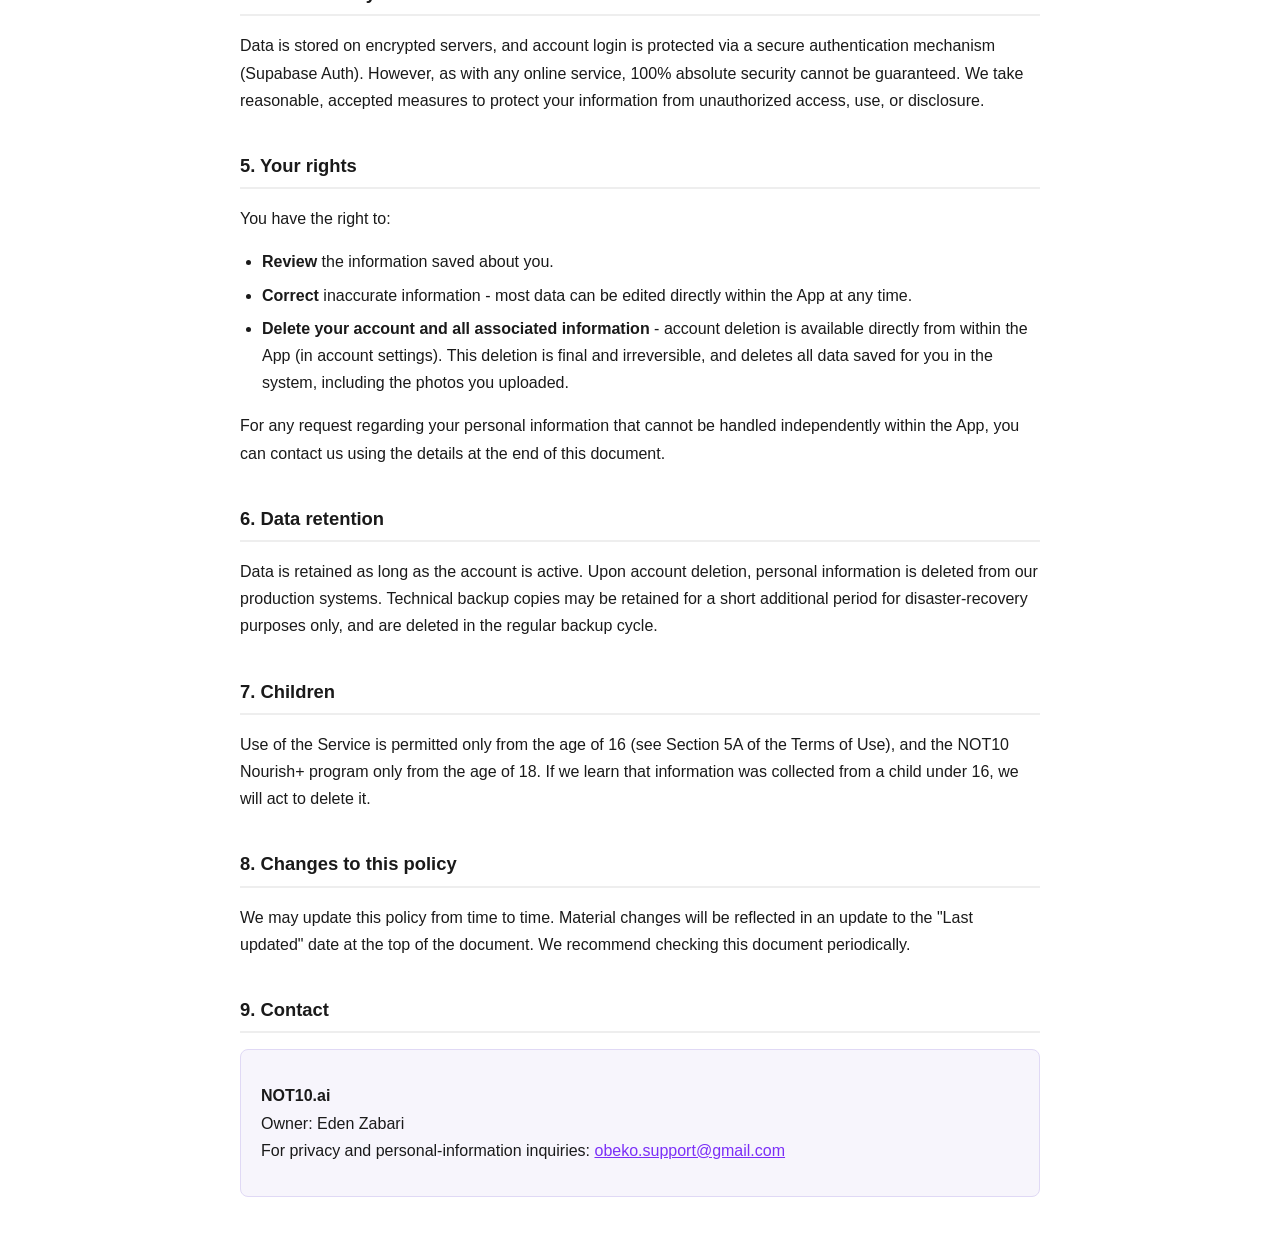
<file: privacy-en.html>
<!DOCTYPE html>
<html lang="en" dir="ltr">
<head>
<meta charset="UTF-8">
<meta name="viewport" content="width=device-width, initial-scale=1.0">
<title>Privacy Policy - NOT10.ai</title>
<style>
  body { font-family: Arial, Helvetica, sans-serif; background:#ffffff; color:#1a1a1a; line-height:1.7; max-width:800px; margin:0 auto; padding:24px 20px 60px; }
  h1 { font-size:1.6rem; margin-bottom:4px; }
  .updated { color:#666; font-size:0.9rem; margin-bottom:32px; }
  h2 { font-size:1.15rem; margin-top:36px; border-bottom:2px solid #eee; padding-bottom:6px; }
  h3 { font-size:1rem; margin-top:20px; }
  ul { padding-inline-start:22px; }
  li { margin-bottom:6px; }
  table { width:100%; border-collapse:collapse; margin:12px 0; }
  th, td { border:1px solid #ddd; padding:8px 10px; text-align:left; vertical-align:top; font-size:0.95rem; }
  th { background:#f5f5f5; }
  a { color:#7b2ff7; }
  .contact-box { background:#f7f5fc; border:1px solid #e0d9f5; border-radius:8px; padding:16px 20px; margin-top:16px; }
</style>
</head>
<body>

<h1>Privacy Policy - NOT10.ai</h1>
<p class="updated">Last updated: November 8, 2026</p>

<p>
This document describes how the <strong>NOT10.ai</strong> app ("the App", "the Service") collects, uses, stores, and shares
information about its users ("you"). NOT10.ai is operated by Eden Zabari ("we", "the owner"). Using the App means you agree
to this policy.
</p>

<h2>1. What information we collect</h2>

<h3>1.1 Information you provide directly</h3>
<ul>
  <li><strong>Account details:</strong> email address and password (the password is encrypted and never accessible to us - it's managed by our infrastructure provider, see section 3).</li>
  <li><strong>Nutrition data:</strong> meal descriptions, calorie counts, protein, water tracking, weight tracking.</li>
  <li><strong>NOT10 Nourish+ program:</strong> starting and target weight, the chosen plan (1,300/1,500), menu choices, meal and drink check-offs, and the time the medical disclaimer was accepted.</li>
  <li><strong>Consent record:</strong> the time you accepted the Terms of Use and this policy, the Terms version, and your confirmation of being 16 or older.</li>
  <li><strong>Sport data:</strong> activity type, duration, distance, personal motivation, notes, and workout photos (optional, only if you choose to upload them).</li>
  <li><strong>Schedule and tasks:</strong> recurring weekly tasks, events and notes for specific dates.</li>
  <li><strong>Personal financial data:</strong> income and expenses, amounts, categories, free-text notes.</li>
  <li><strong>Photos you upload voluntarily:</strong> written-recipe photos and workout photos - only when you choose to upload them.</li>
  <li><strong>Free text you type</strong> for AI-based features - see section 3.</li>
  <li><strong>A small journal:</strong> the "3 good things" you write in the evening, and a copy of each week's weekly note (so you can look back at past weeks).</li>
  <li><strong>Google Calendar (optional):</strong> only if you connect it - see section 3A.</li>
</ul>

<h3>1.2 Information collected automatically</h3>
<ul>
  <li>Local preferences saved on your own device only (language, color theme, accessibility settings) - this information is <strong>not</strong> sent to our servers and stays on the device itself.</li>
  <li>A Push notification token, if you enabled notifications - used only to send reminders you requested.</li>
  <li><strong>Usage dates:</strong> the date the app was opened (once a day, with no content), and for the time before that date was recorded, the dates entries were created (only the date, not the content) - to know, as an overall count, how many people come back to it. No one looks at a specific user's dates; they are deleted together with the account.</li>
  <li><strong>Approximate location (optional):</strong> only if you turn on "Weather in the home screen sky" in Settings. It is rounded to about 1 km, kept only on your device, and sent through the app's server to MET Norway only to check the weather - we don't store it.</li>
</ul>

<p><strong>We do not use advertising tracking tools, third-party "cookies" for advertising purposes, or external analytics networks.</strong></p>

<h2>2. Why we collect this information</h2>
<ul>
  <li>To provide the Service itself - saving and displaying the data you entered across devices/logins.</li>
  <li>To enable AI-based features (Premium) - calorie estimation, recipe text extraction from photos, free-text schedule parsing.</li>
  <li>To send reminders/notifications you requested.</li>
  <li>To keep your schedule in sync with Google Calendar, if you connected it (section 3A).</li>
  <li>To understand, in overall numbers only, how many people keep using the App (usage dates, section 1).</li>
  <li>Technical support and responding to inquiries.</li>
</ul>

<h2>3. Sharing information with third parties</h2>
<p>We do not sell your information to anyone. To operate the Service, certain information is processed by external infrastructure providers, as detailed below:</p>

<table>
<tr><th>Provider</th><th>Role</th><th>What information reaches it</th></tr>
<tr><td><strong>Supabase</strong></td><td>Database, user authentication, file storage, the App's server functions</td><td>All information detailed in section 1 - this is the Service's central storage provider</td></tr>
<tr><td><strong>Anthropic (Claude AI)</strong></td><td>Powering AI features (Premium only)</td><td>Only when you use a specific AI feature: a photo you uploaded (for written-recipe scanning) or the text you typed (for calorie estimation/schedule parsing). This information is sent solely for processing</td></tr>
<tr><td><strong>Lemon Squeezy</strong></td><td>Payment processing (Premium subscription, NOT10 Nourish+ - monthly subscription or lifetime purchase) - acts as Merchant of Record</td><td>Only your email address and your in-app account ID. Card details are entered directly with Lemon Squeezy and never reach us</td></tr>
<tr><td><strong>Resend</strong></td><td>Sending emails (e.g. replying to feedback sent from the App, signup confirmation, password reset)</td><td>Your email address and the relevant message/email content</td></tr>
<tr><td><strong>Sentry (Functional Software)</strong></td><td>Automatic reports of errors in the app, so we can fix them - <a href="https://sentry.io/privacy/" target="_blank" rel="noopener noreferrer">Sentry privacy policy</a></td><td>Only when something breaks: the error message, the line of code, the browser and device type, and your account ID in the app. No content (notes, food, money, etc.), no email address, and IP addresses are not stored</td></tr>
<tr><td><strong>Google (Google Calendar)</strong></td><td>Optional two-way calendar sync - only if you connect it</td><td>The events, tasks and notes you add to dates in the App are written to your own Google Calendar (see section 3A)</td></tr>
<tr><td><strong>Open Library (Internet Archive)</strong></td><td>Book details and covers in the Reading Corner - <a href="https://openlibrary.org" target="_blank" rel="noopener noreferrer">openlibrary.org</a></td><td>Only the book title or author typed into the search, no personal details</td></tr>
<tr><td><strong>Google Books</strong></td><td>An additional source of book details and covers when Open Library doesn't find enough - <a href="https://books.google.com" target="_blank" rel="noopener noreferrer">books.google.com</a></td><td>Only the book title or author typed into the search (sent through the app's server), no personal details</td></tr>
<tr><td><strong>MET Norway (Norwegian Meteorological Institute)</strong></td><td>Weather in the home screen sky - only if you turn it on in Settings - <a href="https://api.met.no" target="_blank" rel="noopener noreferrer">api.met.no</a> (data licensed under CC BY 4.0)</td><td>Only an approximate location (rounded to about 1 km), sent through the app's server - no personal details and not your IP address</td></tr>
<tr><td><strong>Open Food Facts</strong></td><td>Nutrition data for packaged products, used as background for the calorie estimate - <a href="https://world.openfoodfacts.org" target="_blank" rel="noopener noreferrer">openfoodfacts.org</a> (open database under the <a href="https://opendatacommons.org/licenses/odbl/1-0/" target="_blank" rel="noopener noreferrer">Open Database License</a>)</td><td>Only the food text you typed, sent through the app's server - no personal details</td></tr>
<tr><td><strong>Israeli National Nutrition Database (Ministry of Health)</strong></td><td>Nutrition values of Israeli foods and dishes, used as background for the calorie estimate. Source: <a href="https://data.gov.il/dataset/nutrition-database" target="_blank" rel="noopener noreferrer">data.gov.il</a>, dataset "Israeli National Nutrition Database" (מאגר התזונה הלאומי הישראלי), foods and recipes list updated October 26, 2022, used under the site's terms of use</td><td>Nothing - a copy of the database is kept on the app's server and searched there</td></tr>
<tr><td><strong>USDA FoodData Central</strong></td><td>Nutrition values of basic ingredients, used as background for the calorie estimate - <a href="https://fdc.nal.usda.gov" target="_blank" rel="noopener noreferrer">fdc.nal.usda.gov</a> (U.S. Department of Agriculture, Agricultural Research Service; public domain, CC0)</td><td>Nothing - a copy of the data is kept on the app's server and searched there</td></tr>
<tr><td><strong>hCaptcha (Intuition Machines)</strong></td><td>Protecting sign-up, sign-in and password reset from bots - <a href="https://www.hcaptcha.com/privacy" target="_blank" rel="noopener noreferrer">hCaptcha privacy policy</a></td><td>Technical details of the device and browser (such as the IP address) while the check runs, under hCaptcha's privacy policy and terms</td></tr>
</table>

<p>Each of these providers is subject to its own privacy and security policy. We choose providers committed to accepted security standards.</p>

<p><strong>Content inspiration:</strong> two ideas in the "Friends &amp; connection" topic of the goals library (remembering names, and being truly interested in others) were inspired by Dale Carnegie&#39;s book <em>How to Win Friends and Influence People</em> (1936). The wording is our own – no text was copied from the book.</p>
<p><strong>Methods the app builds on:</strong> "What bothers me" in My Goals is based on Peter Gollwitzer&#39;s implementation intentions (a "when… then…" plan), and the genie&#39;s conversation in the secret room on Gabriele Oettingen&#39;s WOOP method (Wish, Outcome, Obstacle, Plan). The wording in the app is our own.</p>

<p><strong>Fonts:</strong> Playpen Sans Hebrew, Poppins, Amatic SC and Rubik from Google Fonts, under the SIL Open Font License 1.1. The files are stored on the app's own server, so opening the app sends nothing to Google. A font you choose in the settings (if you choose one) loads from Google Fonts.</p>

<h2>3A. Google Calendar data (optional)</h2>
<p>
Connecting Google Calendar is optional and happens only if you choose it in the App's settings. You then sign in with Google and approve
access to your calendars (Google permission <code>https://www.googleapis.com/auth/calendar</code>). The App uses this access only to show
your schedule and keep it in sync - nothing else.
</p>
<ul>
  <li><strong>What the App reads:</strong> the title, date and time of the events in your Google calendars, plus technical identifiers (event and calendar IDs, version stamps) that keep both sides matched. These events are shown in the App's schedule and monthly calendar.</li>
  <li><strong>What the App writes:</strong> events, tasks and notes you add to dates in the App are created, updated and deleted in your Google Calendar, so both stay the same. Events that have a reminder in the App are saved in Google without a Google reminder, so you are not notified twice.</li>
  <li><strong>Change notifications:</strong> the App registers a notification channel with Google, so changes you make in Google Calendar appear in the App automatically.</li>
  <li><strong>Storage:</strong> the synced events and the access tokens Google issues are stored in our database (Supabase), on encrypted servers and separated by account, so other users cannot access them. The tokens are used only by the App's server functions that perform the sync.</li>
  <li><strong>Sharing:</strong> we do not sell Google Calendar data, do not use it for advertising and do not transfer it to anyone, with one exception: when you use the AI schedule assistant (Premium), the titles, dates and times of your upcoming schedule items - which may include events synced from Google Calendar - are sent to Anthropic together with your request, solely to carry it out (for example, to understand "move my dentist appointment"). Anthropic processes this data under its commercial terms and does not use it to train its models. Google Calendar data is never used to develop, improve or train AI models.</li>
  <li><strong>Human access:</strong> no person reads your Google Calendar data, unless you ask us to (for example, for support), it is needed for security or abuse investigations, or the law requires it.</li>
  <li><strong>Disconnecting and deletion:</strong> you can disconnect Google Calendar at any time in the App's settings - the App revokes its access with Google, stops the notification channel and deletes the stored tokens. Events already shown in the App stay there until you delete them. You can also remove the App's access at any time from your Google Account (<a href="https://myaccount.google.com/permissions">myaccount.google.com/permissions</a>). Deleting your account deletes all synced events and the connection; it does not delete anything from your Google Calendar itself.</li>
</ul>
<p>
<strong>Limited Use:</strong> NOT10.ai's use and transfer to any other app of information received from Google APIs will adhere to the
<a href="https://developers.google.com/terms/api-services-user-data-policy">Google API Services User Data Policy</a>, including the Limited Use requirements.
</p>

<h2>4. Data security</h2>
<p>
Data is stored on encrypted servers, and account login is protected via a secure authentication mechanism (Supabase Auth). However, as
with any online service, 100% absolute security cannot be guaranteed. We take reasonable, accepted measures to protect your
information from unauthorized access, use, or disclosure.
</p>

<h2>5. Your rights</h2>
<p>You have the right to:</p>
<ul>
  <li><strong>Review</strong> the information saved about you.</li>
  <li><strong>Correct</strong> inaccurate information - most data can be edited directly within the App at any time.</li>
  <li><strong>Delete your account and all associated information</strong> - account deletion is available directly from within the App (in account settings). This deletion is final and irreversible, and deletes all data saved for you in the system, including the photos you uploaded.</li>
</ul>
<p>For any request regarding your personal information that cannot be handled independently within the App, you can contact us using the details at the end of this document.</p>

<h2>6. Data retention</h2>
<p>
Data is retained as long as the account is active. Upon account deletion, personal information is deleted from our production systems. Technical
backup copies may be retained for a short additional period for disaster-recovery purposes only, and are deleted in the regular backup cycle.
</p>

<h2>7. Children</h2>
<p>
Use of the Service is permitted only from the age of 16 (see Section 5A of the Terms of Use), and the NOT10 Nourish+ program only from the age of 18.
If we learn that information was collected from a child under 16, we will act to delete it.
</p>

<h2>8. Changes to this policy</h2>
<p>
We may update this policy from time to time. Material changes will be reflected in an update to the "Last updated" date at the top of the
document. We recommend checking this document periodically.
</p>

<h2>9. Contact</h2>
<div class="contact-box">
  <p><strong>NOT10.ai</strong><br>
  Owner: Eden Zabari<br>
  For privacy and personal-information inquiries: <a href="mailto:obeko.support@gmail.com">obeko.support@gmail.com</a></p>
</div>

</body>
</html>
</file>
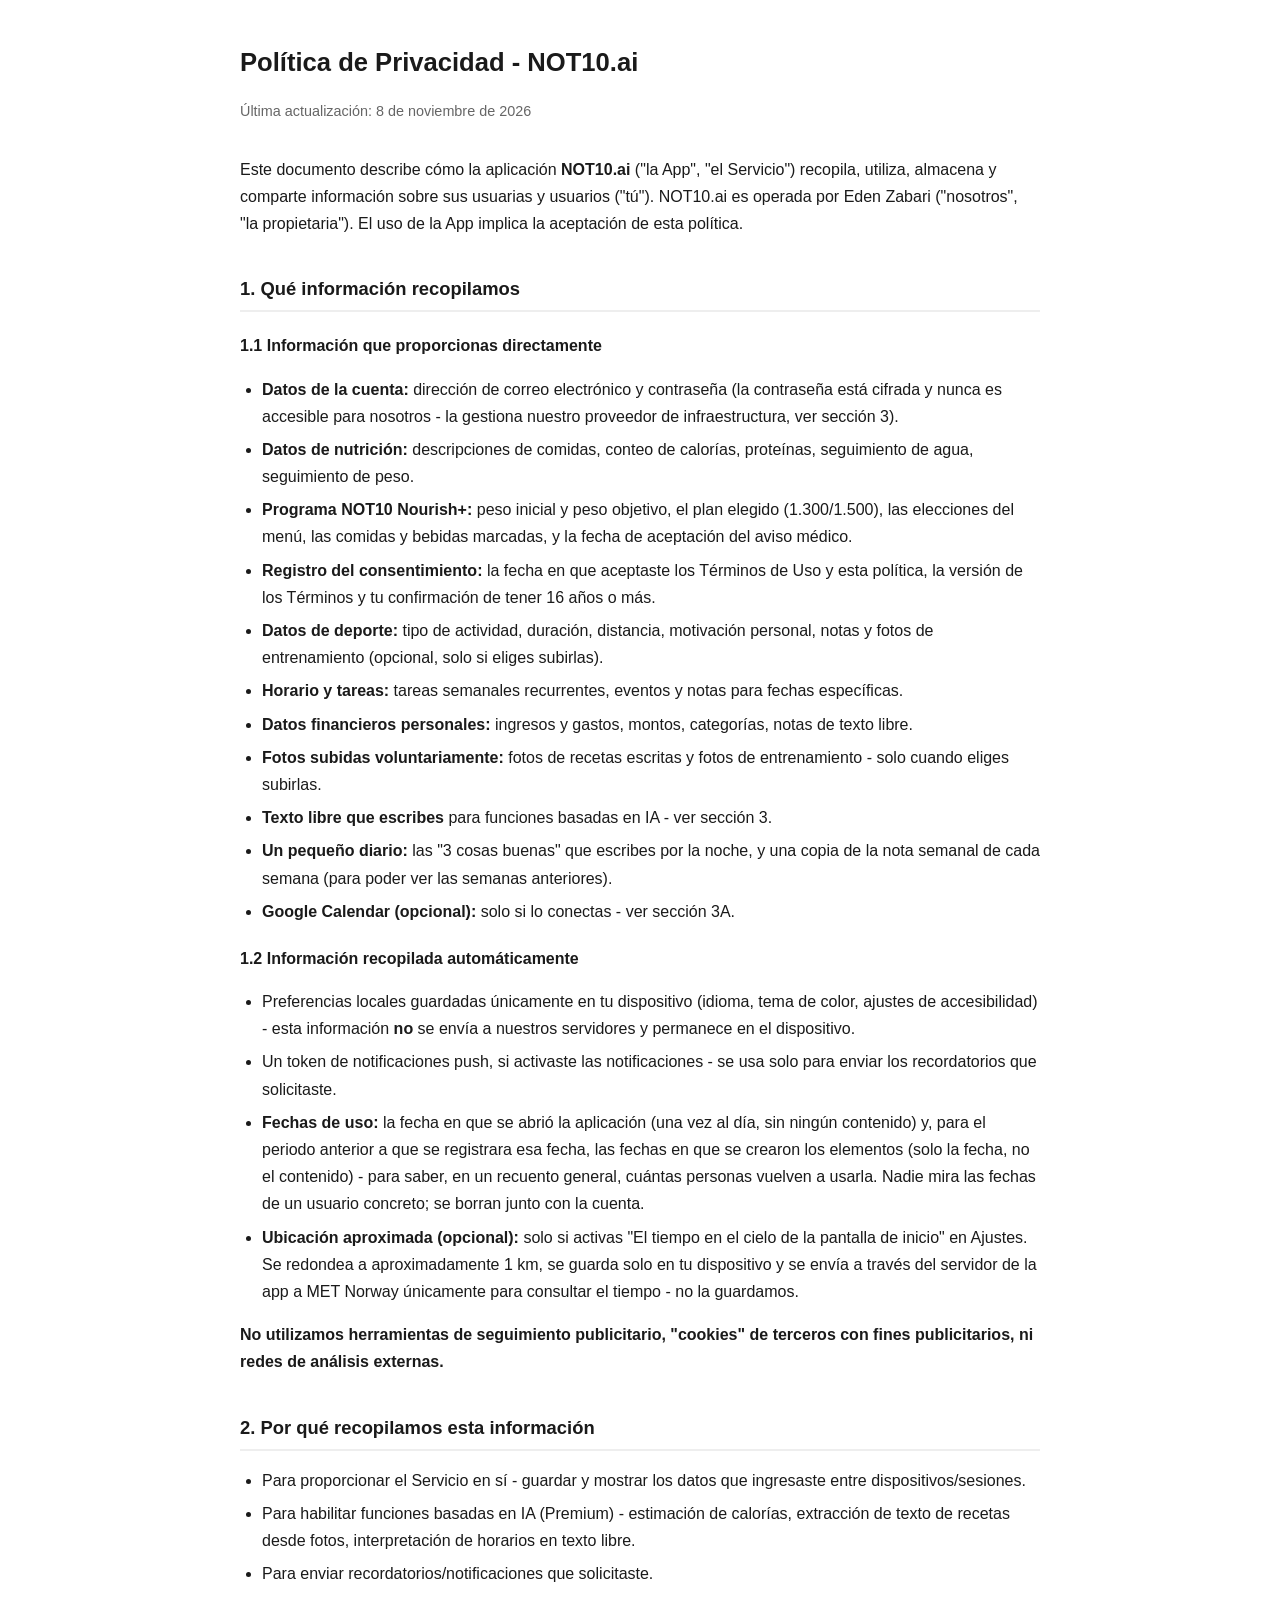
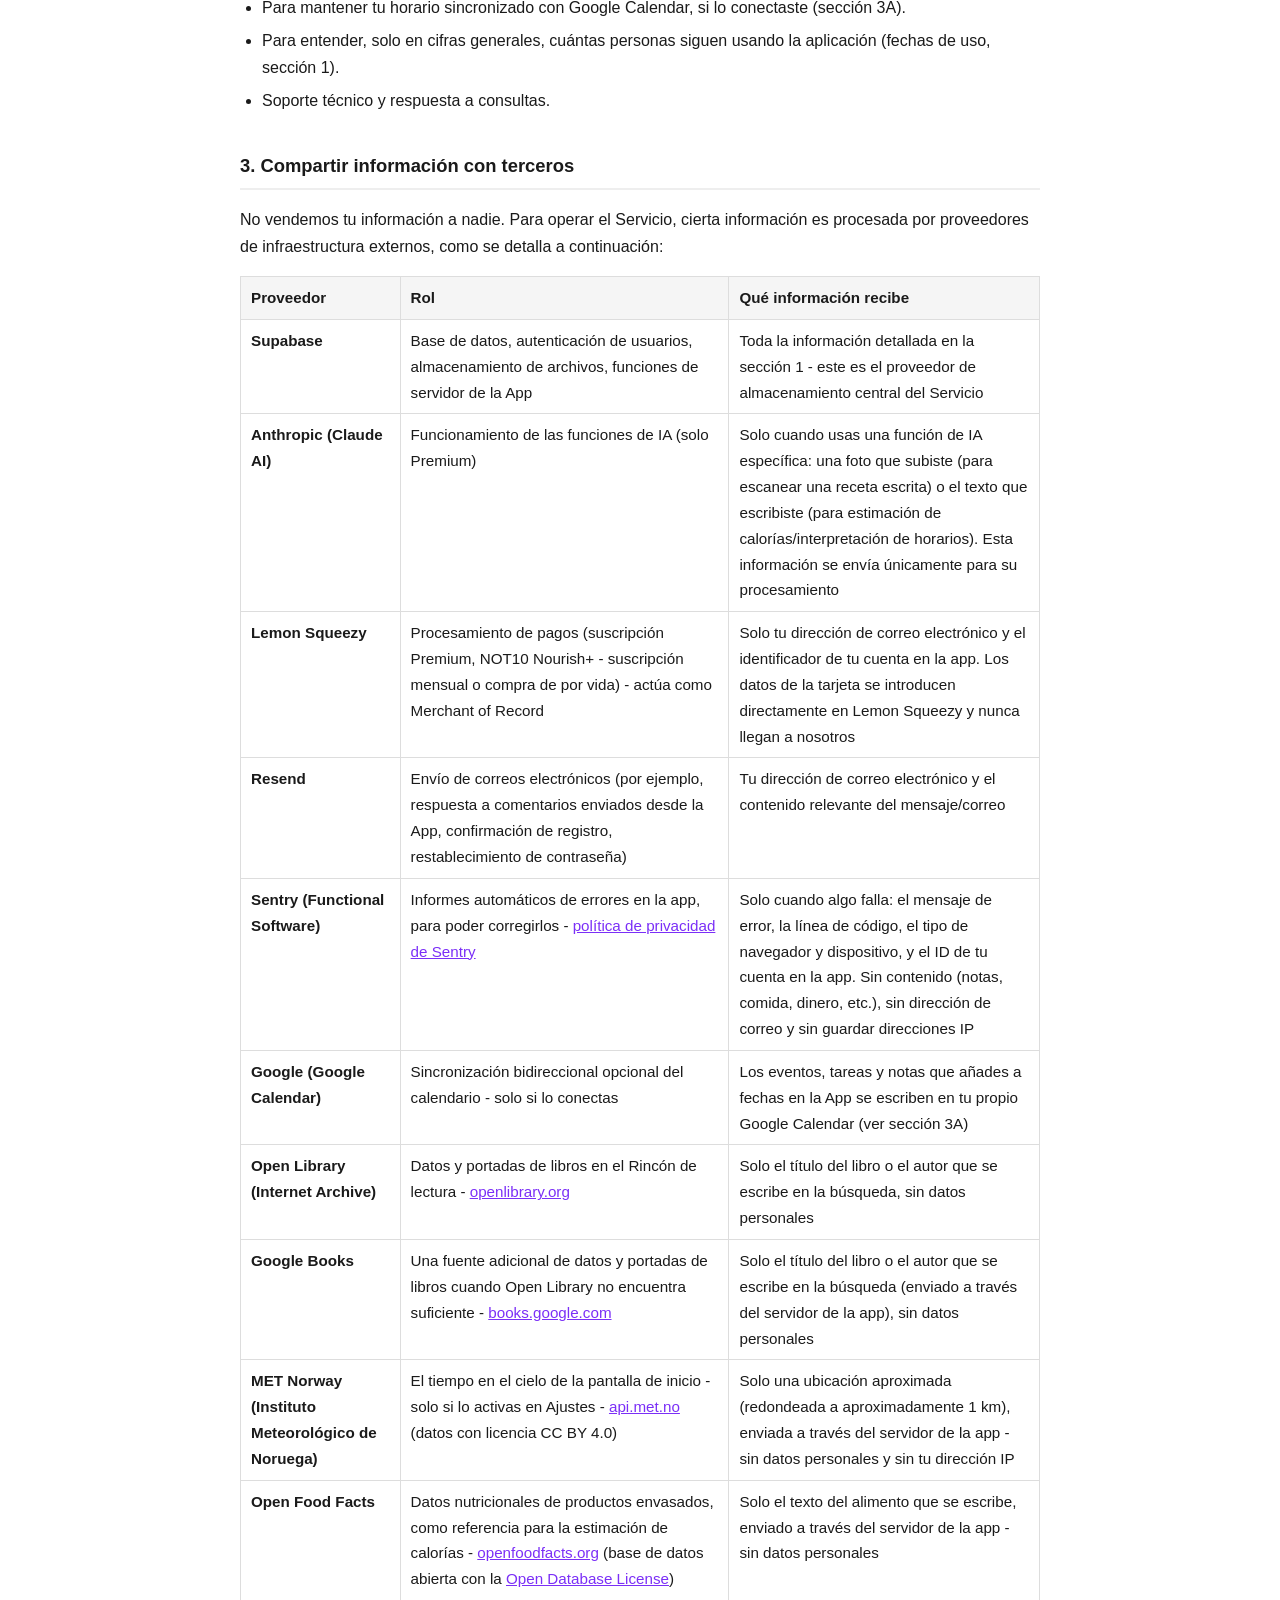
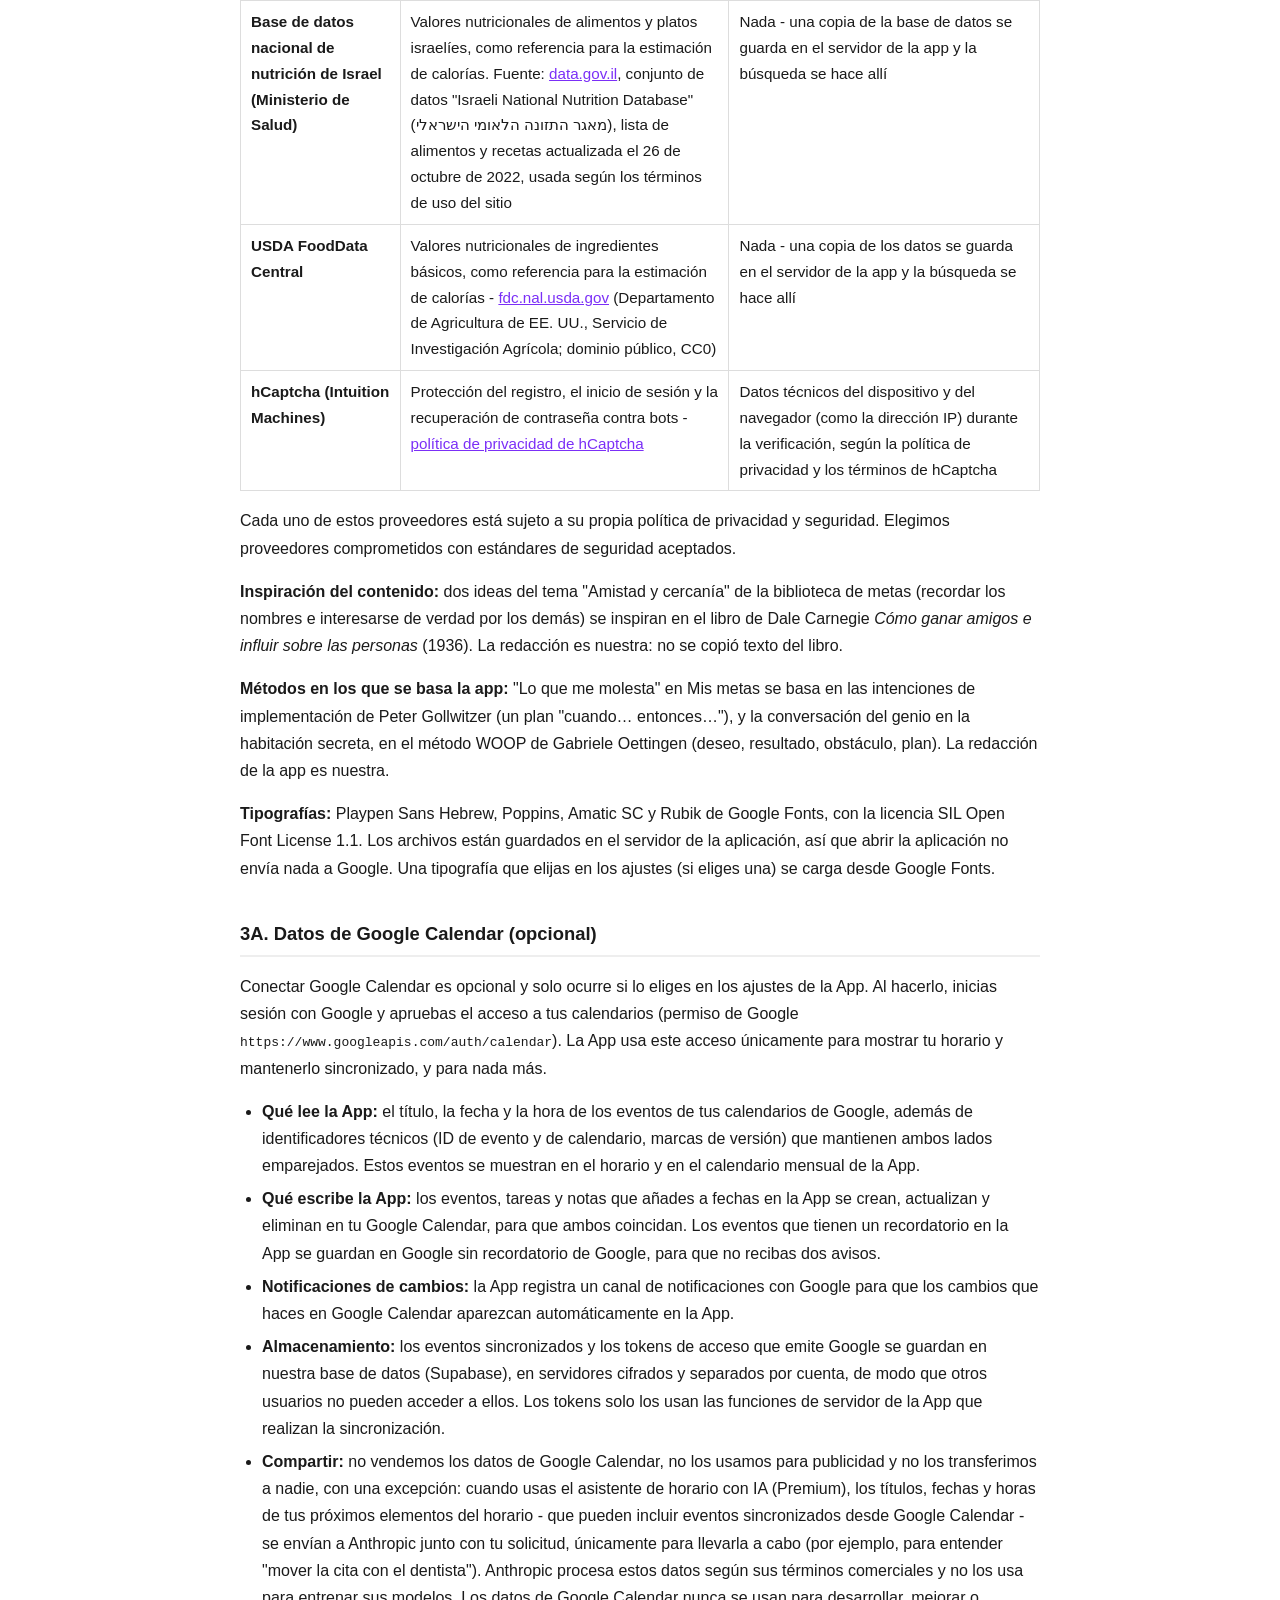
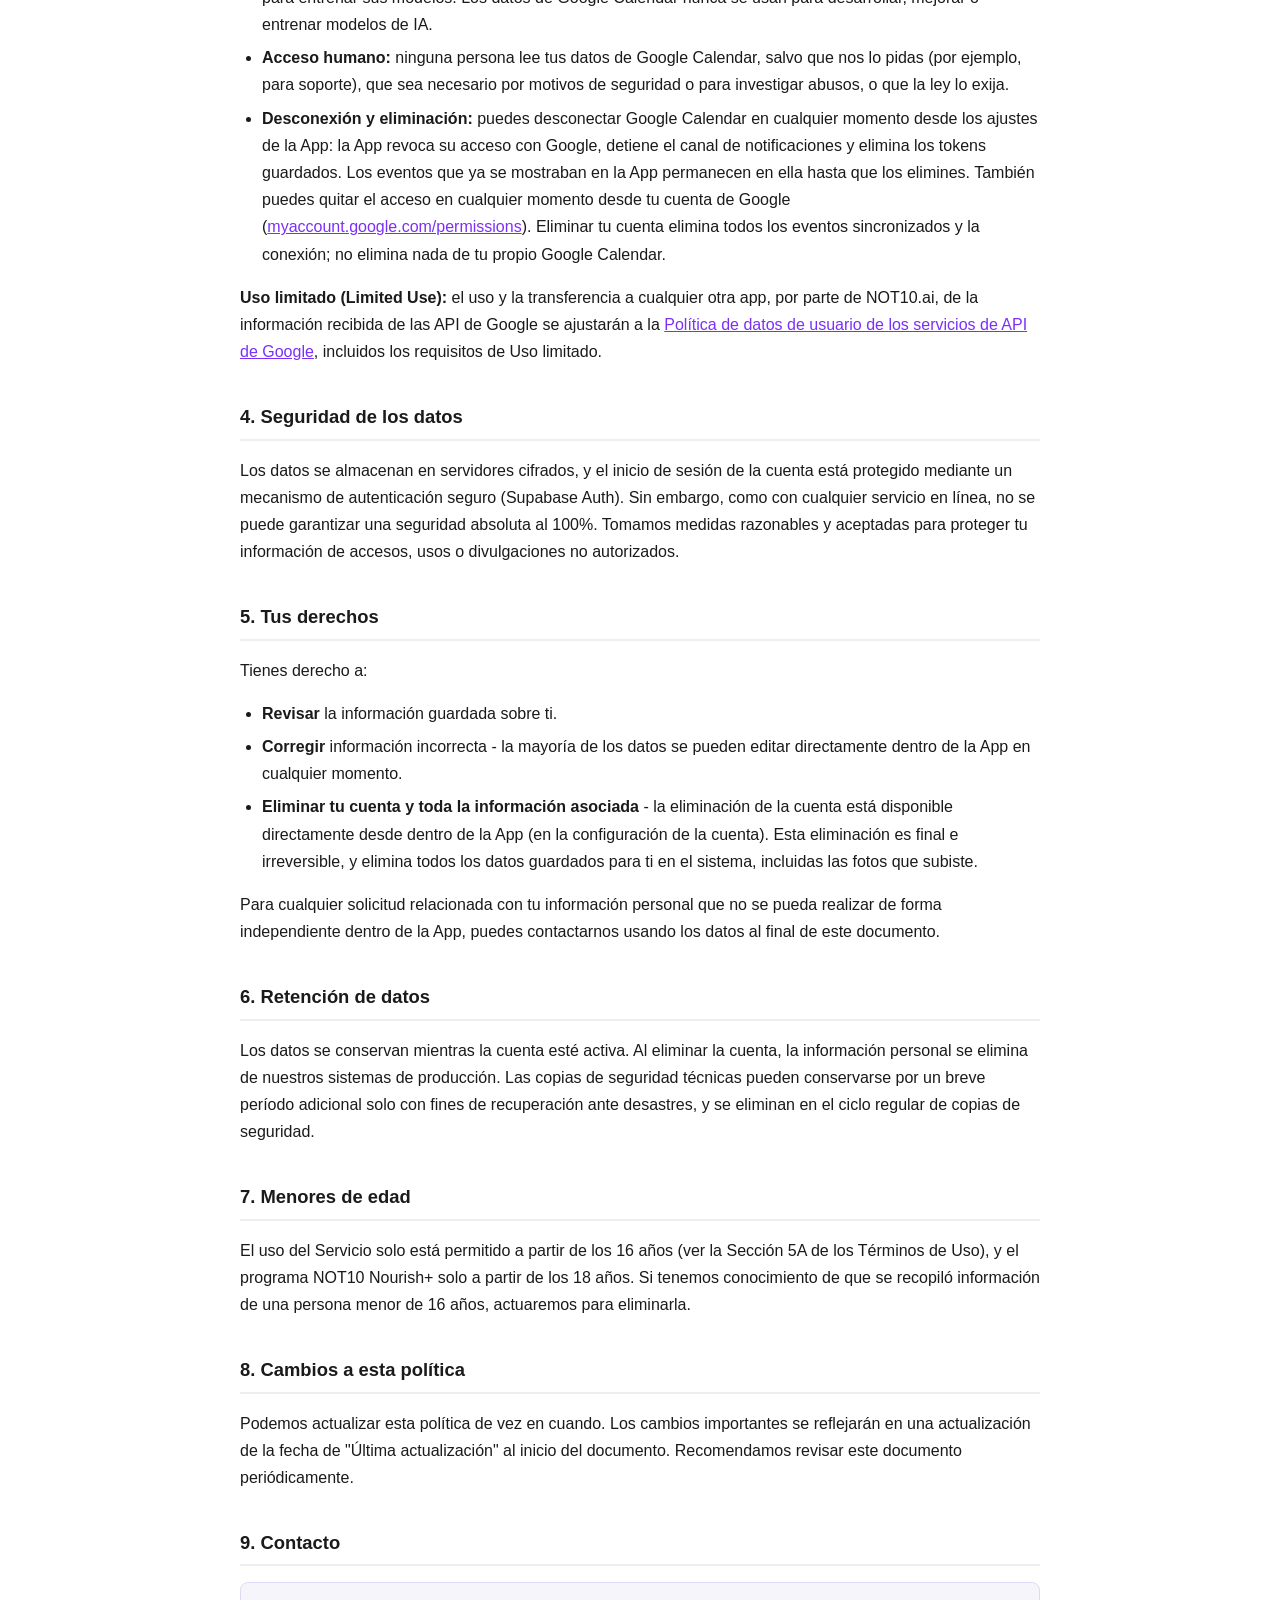
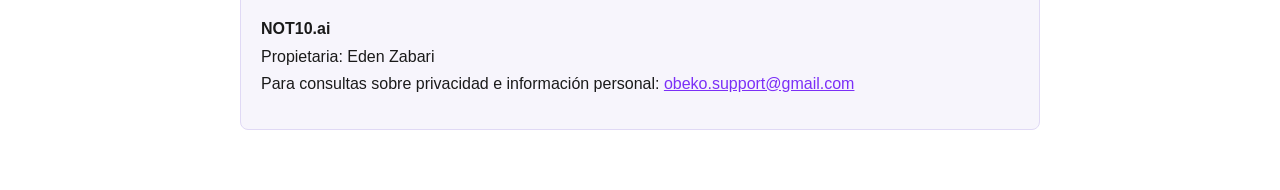
<file: privacy-es.html>
<!DOCTYPE html>
<html lang="es" dir="ltr">
<head>
<meta charset="UTF-8">
<meta name="viewport" content="width=device-width, initial-scale=1.0">
<title>Política de Privacidad - NOT10.ai</title>
<style>
  body { font-family: Arial, Helvetica, sans-serif; background:#ffffff; color:#1a1a1a; line-height:1.7; max-width:800px; margin:0 auto; padding:24px 20px 60px; }
  h1 { font-size:1.6rem; margin-bottom:4px; }
  .updated { color:#666; font-size:0.9rem; margin-bottom:32px; }
  h2 { font-size:1.15rem; margin-top:36px; border-bottom:2px solid #eee; padding-bottom:6px; }
  h3 { font-size:1rem; margin-top:20px; }
  ul { padding-inline-start:22px; }
  li { margin-bottom:6px; }
  table { width:100%; border-collapse:collapse; margin:12px 0; }
  th, td { border:1px solid #ddd; padding:8px 10px; text-align:left; vertical-align:top; font-size:0.95rem; }
  th { background:#f5f5f5; }
  a { color:#7b2ff7; }
  .contact-box { background:#f7f5fc; border:1px solid #e0d9f5; border-radius:8px; padding:16px 20px; margin-top:16px; }
</style>
</head>
<body>

<h1>Política de Privacidad - NOT10.ai</h1>
<p class="updated">Última actualización: 8 de noviembre de 2026</p>

<p>
Este documento describe cómo la aplicación <strong>NOT10.ai</strong> ("la App", "el Servicio") recopila, utiliza, almacena y comparte
información sobre sus usuarias y usuarios ("tú"). NOT10.ai es operada por Eden Zabari ("nosotros", "la propietaria"). El uso de la
App implica la aceptación de esta política.
</p>

<h2>1. Qué información recopilamos</h2>

<h3>1.1 Información que proporcionas directamente</h3>
<ul>
  <li><strong>Datos de la cuenta:</strong> dirección de correo electrónico y contraseña (la contraseña está cifrada y nunca es accesible para nosotros - la gestiona nuestro proveedor de infraestructura, ver sección 3).</li>
  <li><strong>Datos de nutrición:</strong> descripciones de comidas, conteo de calorías, proteínas, seguimiento de agua, seguimiento de peso.</li>
  <li><strong>Programa NOT10 Nourish+:</strong> peso inicial y peso objetivo, el plan elegido (1.300/1.500), las elecciones del menú, las comidas y bebidas marcadas, y la fecha de aceptación del aviso médico.</li>
  <li><strong>Registro del consentimiento:</strong> la fecha en que aceptaste los Términos de Uso y esta política, la versión de los Términos y tu confirmación de tener 16 años o más.</li>
  <li><strong>Datos de deporte:</strong> tipo de actividad, duración, distancia, motivación personal, notas y fotos de entrenamiento (opcional, solo si eliges subirlas).</li>
  <li><strong>Horario y tareas:</strong> tareas semanales recurrentes, eventos y notas para fechas específicas.</li>
  <li><strong>Datos financieros personales:</strong> ingresos y gastos, montos, categorías, notas de texto libre.</li>
  <li><strong>Fotos subidas voluntariamente:</strong> fotos de recetas escritas y fotos de entrenamiento - solo cuando eliges subirlas.</li>
  <li><strong>Texto libre que escribes</strong> para funciones basadas en IA - ver sección 3.</li>
  <li><strong>Un pequeño diario:</strong> las "3 cosas buenas" que escribes por la noche, y una copia de la nota semanal de cada semana (para poder ver las semanas anteriores).</li>
  <li><strong>Google Calendar (opcional):</strong> solo si lo conectas - ver sección 3A.</li>
</ul>

<h3>1.2 Información recopilada automáticamente</h3>
<ul>
  <li>Preferencias locales guardadas únicamente en tu dispositivo (idioma, tema de color, ajustes de accesibilidad) - esta información <strong>no</strong> se envía a nuestros servidores y permanece en el dispositivo.</li>
  <li>Un token de notificaciones push, si activaste las notificaciones - se usa solo para enviar los recordatorios que solicitaste.</li>
  <li><strong>Fechas de uso:</strong> la fecha en que se abrió la aplicación (una vez al día, sin ningún contenido) y, para el periodo anterior a que se registrara esa fecha, las fechas en que se crearon los elementos (solo la fecha, no el contenido) - para saber, en un recuento general, cuántas personas vuelven a usarla. Nadie mira las fechas de un usuario concreto; se borran junto con la cuenta.</li>
  <li><strong>Ubicación aproximada (opcional):</strong> solo si activas "El tiempo en el cielo de la pantalla de inicio" en Ajustes. Se redondea a aproximadamente 1 km, se guarda solo en tu dispositivo y se envía a través del servidor de la app a MET Norway únicamente para consultar el tiempo - no la guardamos.</li>
</ul>

<p><strong>No utilizamos herramientas de seguimiento publicitario, "cookies" de terceros con fines publicitarios, ni redes de análisis externas.</strong></p>

<h2>2. Por qué recopilamos esta información</h2>
<ul>
  <li>Para proporcionar el Servicio en sí - guardar y mostrar los datos que ingresaste entre dispositivos/sesiones.</li>
  <li>Para habilitar funciones basadas en IA (Premium) - estimación de calorías, extracción de texto de recetas desde fotos, interpretación de horarios en texto libre.</li>
  <li>Para enviar recordatorios/notificaciones que solicitaste.</li>
  <li>Para mantener tu horario sincronizado con Google Calendar, si lo conectaste (sección 3A).</li>
  <li>Para entender, solo en cifras generales, cuántas personas siguen usando la aplicación (fechas de uso, sección 1).</li>
  <li>Soporte técnico y respuesta a consultas.</li>
</ul>

<h2>3. Compartir información con terceros</h2>
<p>No vendemos tu información a nadie. Para operar el Servicio, cierta información es procesada por proveedores de infraestructura externos, como se detalla a continuación:</p>

<table>
<tr><th>Proveedor</th><th>Rol</th><th>Qué información recibe</th></tr>
<tr><td><strong>Supabase</strong></td><td>Base de datos, autenticación de usuarios, almacenamiento de archivos, funciones de servidor de la App</td><td>Toda la información detallada en la sección 1 - este es el proveedor de almacenamiento central del Servicio</td></tr>
<tr><td><strong>Anthropic (Claude AI)</strong></td><td>Funcionamiento de las funciones de IA (solo Premium)</td><td>Solo cuando usas una función de IA específica: una foto que subiste (para escanear una receta escrita) o el texto que escribiste (para estimación de calorías/interpretación de horarios). Esta información se envía únicamente para su procesamiento</td></tr>
<tr><td><strong>Lemon Squeezy</strong></td><td>Procesamiento de pagos (suscripción Premium, NOT10 Nourish+ - suscripción mensual o compra de por vida) - actúa como Merchant of Record</td><td>Solo tu dirección de correo electrónico y el identificador de tu cuenta en la app. Los datos de la tarjeta se introducen directamente en Lemon Squeezy y nunca llegan a nosotros</td></tr>
<tr><td><strong>Resend</strong></td><td>Envío de correos electrónicos (por ejemplo, respuesta a comentarios enviados desde la App, confirmación de registro, restablecimiento de contraseña)</td><td>Tu dirección de correo electrónico y el contenido relevante del mensaje/correo</td></tr>
<tr><td><strong>Sentry (Functional Software)</strong></td><td>Informes automáticos de errores en la app, para poder corregirlos - <a href="https://sentry.io/privacy/" target="_blank" rel="noopener noreferrer">política de privacidad de Sentry</a></td><td>Solo cuando algo falla: el mensaje de error, la línea de código, el tipo de navegador y dispositivo, y el ID de tu cuenta en la app. Sin contenido (notas, comida, dinero, etc.), sin dirección de correo y sin guardar direcciones IP</td></tr>
<tr><td><strong>Google (Google Calendar)</strong></td><td>Sincronización bidireccional opcional del calendario - solo si lo conectas</td><td>Los eventos, tareas y notas que añades a fechas en la App se escriben en tu propio Google Calendar (ver sección 3A)</td></tr>
<tr><td><strong>Open Library (Internet Archive)</strong></td><td>Datos y portadas de libros en el Rincón de lectura - <a href="https://openlibrary.org" target="_blank" rel="noopener noreferrer">openlibrary.org</a></td><td>Solo el título del libro o el autor que se escribe en la búsqueda, sin datos personales</td></tr>
<tr><td><strong>Google Books</strong></td><td>Una fuente adicional de datos y portadas de libros cuando Open Library no encuentra suficiente - <a href="https://books.google.com" target="_blank" rel="noopener noreferrer">books.google.com</a></td><td>Solo el título del libro o el autor que se escribe en la búsqueda (enviado a través del servidor de la app), sin datos personales</td></tr>
<tr><td><strong>MET Norway (Instituto Meteorológico de Noruega)</strong></td><td>El tiempo en el cielo de la pantalla de inicio - solo si lo activas en Ajustes - <a href="https://api.met.no" target="_blank" rel="noopener noreferrer">api.met.no</a> (datos con licencia CC BY 4.0)</td><td>Solo una ubicación aproximada (redondeada a aproximadamente 1 km), enviada a través del servidor de la app - sin datos personales y sin tu dirección IP</td></tr>
<tr><td><strong>Open Food Facts</strong></td><td>Datos nutricionales de productos envasados, como referencia para la estimación de calorías - <a href="https://world.openfoodfacts.org" target="_blank" rel="noopener noreferrer">openfoodfacts.org</a> (base de datos abierta con la <a href="https://opendatacommons.org/licenses/odbl/1-0/" target="_blank" rel="noopener noreferrer">Open Database License</a>)</td><td>Solo el texto del alimento que se escribe, enviado a través del servidor de la app - sin datos personales</td></tr>
<tr><td><strong>Base de datos nacional de nutrición de Israel (Ministerio de Salud)</strong></td><td>Valores nutricionales de alimentos y platos israelíes, como referencia para la estimación de calorías. Fuente: <a href="https://data.gov.il/dataset/nutrition-database" target="_blank" rel="noopener noreferrer">data.gov.il</a>, conjunto de datos "Israeli National Nutrition Database" (מאגר התזונה הלאומי הישראלי), lista de alimentos y recetas actualizada el 26 de octubre de 2022, usada según los términos de uso del sitio</td><td>Nada - una copia de la base de datos se guarda en el servidor de la app y la búsqueda se hace allí</td></tr>
<tr><td><strong>USDA FoodData Central</strong></td><td>Valores nutricionales de ingredientes básicos, como referencia para la estimación de calorías - <a href="https://fdc.nal.usda.gov" target="_blank" rel="noopener noreferrer">fdc.nal.usda.gov</a> (Departamento de Agricultura de EE. UU., Servicio de Investigación Agrícola; dominio público, CC0)</td><td>Nada - una copia de los datos se guarda en el servidor de la app y la búsqueda se hace allí</td></tr>
<tr><td><strong>hCaptcha (Intuition Machines)</strong></td><td>Protección del registro, el inicio de sesión y la recuperación de contraseña contra bots - <a href="https://www.hcaptcha.com/privacy" target="_blank" rel="noopener noreferrer">política de privacidad de hCaptcha</a></td><td>Datos técnicos del dispositivo y del navegador (como la dirección IP) durante la verificación, según la política de privacidad y los términos de hCaptcha</td></tr>
</table>

<p>Cada uno de estos proveedores está sujeto a su propia política de privacidad y seguridad. Elegimos proveedores comprometidos con estándares de seguridad aceptados.</p>

<p><strong>Inspiración del contenido:</strong> dos ideas del tema "Amistad y cercanía" de la biblioteca de metas (recordar los nombres e interesarse de verdad por los demás) se inspiran en el libro de Dale Carnegie <em>Cómo ganar amigos e influir sobre las personas</em> (1936). La redacción es nuestra: no se copió texto del libro.</p>
<p><strong>Métodos en los que se basa la app:</strong> "Lo que me molesta" en Mis metas se basa en las intenciones de implementación de Peter Gollwitzer (un plan "cuando… entonces…"), y la conversación del genio en la habitación secreta, en el método WOOP de Gabriele Oettingen (deseo, resultado, obstáculo, plan). La redacción de la app es nuestra.</p>

<p><strong>Tipografías:</strong> Playpen Sans Hebrew, Poppins, Amatic SC y Rubik de Google Fonts, con la licencia SIL Open Font License 1.1. Los archivos están guardados en el servidor de la aplicación, así que abrir la aplicación no envía nada a Google. Una tipografía que elijas en los ajustes (si eliges una) se carga desde Google Fonts.</p>

<h2>3A. Datos de Google Calendar (opcional)</h2>
<p>
Conectar Google Calendar es opcional y solo ocurre si lo eliges en los ajustes de la App. Al hacerlo, inicias sesión con Google y apruebas
el acceso a tus calendarios (permiso de Google <code>https://www.googleapis.com/auth/calendar</code>). La App usa este acceso únicamente para
mostrar tu horario y mantenerlo sincronizado, y para nada más.
</p>
<ul>
  <li><strong>Qué lee la App:</strong> el título, la fecha y la hora de los eventos de tus calendarios de Google, además de identificadores técnicos (ID de evento y de calendario, marcas de versión) que mantienen ambos lados emparejados. Estos eventos se muestran en el horario y en el calendario mensual de la App.</li>
  <li><strong>Qué escribe la App:</strong> los eventos, tareas y notas que añades a fechas en la App se crean, actualizan y eliminan en tu Google Calendar, para que ambos coincidan. Los eventos que tienen un recordatorio en la App se guardan en Google sin recordatorio de Google, para que no recibas dos avisos.</li>
  <li><strong>Notificaciones de cambios:</strong> la App registra un canal de notificaciones con Google para que los cambios que haces en Google Calendar aparezcan automáticamente en la App.</li>
  <li><strong>Almacenamiento:</strong> los eventos sincronizados y los tokens de acceso que emite Google se guardan en nuestra base de datos (Supabase), en servidores cifrados y separados por cuenta, de modo que otros usuarios no pueden acceder a ellos. Los tokens solo los usan las funciones de servidor de la App que realizan la sincronización.</li>
  <li><strong>Compartir:</strong> no vendemos los datos de Google Calendar, no los usamos para publicidad y no los transferimos a nadie, con una excepción: cuando usas el asistente de horario con IA (Premium), los títulos, fechas y horas de tus próximos elementos del horario - que pueden incluir eventos sincronizados desde Google Calendar - se envían a Anthropic junto con tu solicitud, únicamente para llevarla a cabo (por ejemplo, para entender "mover la cita con el dentista"). Anthropic procesa estos datos según sus términos comerciales y no los usa para entrenar sus modelos. Los datos de Google Calendar nunca se usan para desarrollar, mejorar o entrenar modelos de IA.</li>
  <li><strong>Acceso humano:</strong> ninguna persona lee tus datos de Google Calendar, salvo que nos lo pidas (por ejemplo, para soporte), que sea necesario por motivos de seguridad o para investigar abusos, o que la ley lo exija.</li>
  <li><strong>Desconexión y eliminación:</strong> puedes desconectar Google Calendar en cualquier momento desde los ajustes de la App: la App revoca su acceso con Google, detiene el canal de notificaciones y elimina los tokens guardados. Los eventos que ya se mostraban en la App permanecen en ella hasta que los elimines. También puedes quitar el acceso en cualquier momento desde tu cuenta de Google (<a href="https://myaccount.google.com/permissions">myaccount.google.com/permissions</a>). Eliminar tu cuenta elimina todos los eventos sincronizados y la conexión; no elimina nada de tu propio Google Calendar.</li>
</ul>
<p>
<strong>Uso limitado (Limited Use):</strong> el uso y la transferencia a cualquier otra app, por parte de NOT10.ai, de la información recibida de las API de Google
se ajustarán a la <a href="https://developers.google.com/terms/api-services-user-data-policy">Política de datos de usuario de los servicios de API de Google</a>, incluidos los requisitos de Uso limitado.
</p>

<h2>4. Seguridad de los datos</h2>
<p>
Los datos se almacenan en servidores cifrados, y el inicio de sesión de la cuenta está protegido mediante un mecanismo de autenticación seguro
(Supabase Auth). Sin embargo, como con cualquier servicio en línea, no se puede garantizar una seguridad absoluta al 100%. Tomamos medidas
razonables y aceptadas para proteger tu información de accesos, usos o divulgaciones no autorizados.
</p>

<h2>5. Tus derechos</h2>
<p>Tienes derecho a:</p>
<ul>
  <li><strong>Revisar</strong> la información guardada sobre ti.</li>
  <li><strong>Corregir</strong> información incorrecta - la mayoría de los datos se pueden editar directamente dentro de la App en cualquier momento.</li>
  <li><strong>Eliminar tu cuenta y toda la información asociada</strong> - la eliminación de la cuenta está disponible directamente desde dentro de la App (en la configuración de la cuenta). Esta eliminación es final e irreversible, y elimina todos los datos guardados para ti en el sistema, incluidas las fotos que subiste.</li>
</ul>
<p>Para cualquier solicitud relacionada con tu información personal que no se pueda realizar de forma independiente dentro de la App, puedes contactarnos usando los datos al final de este documento.</p>

<h2>6. Retención de datos</h2>
<p>
Los datos se conservan mientras la cuenta esté activa. Al eliminar la cuenta, la información personal se elimina de nuestros sistemas de
producción. Las copias de seguridad técnicas pueden conservarse por un breve período adicional solo con fines de recuperación ante desastres,
y se eliminan en el ciclo regular de copias de seguridad.
</p>

<h2>7. Menores de edad</h2>
<p>
El uso del Servicio solo está permitido a partir de los 16 años (ver la Sección 5A de los Términos de Uso), y el programa NOT10 Nourish+ solo a partir
de los 18 años. Si tenemos conocimiento de que se recopiló información de una persona menor de 16 años, actuaremos para eliminarla.
</p>

<h2>8. Cambios a esta política</h2>
<p>
Podemos actualizar esta política de vez en cuando. Los cambios importantes se reflejarán en una actualización de la fecha de "Última
actualización" al inicio del documento. Recomendamos revisar este documento periódicamente.
</p>

<h2>9. Contacto</h2>
<div class="contact-box">
  <p><strong>NOT10.ai</strong><br>
  Propietaria: Eden Zabari<br>
  Para consultas sobre privacidad e información personal: <a href="mailto:obeko.support@gmail.com">obeko.support@gmail.com</a></p>
</div>

</body>
</html>
</file>
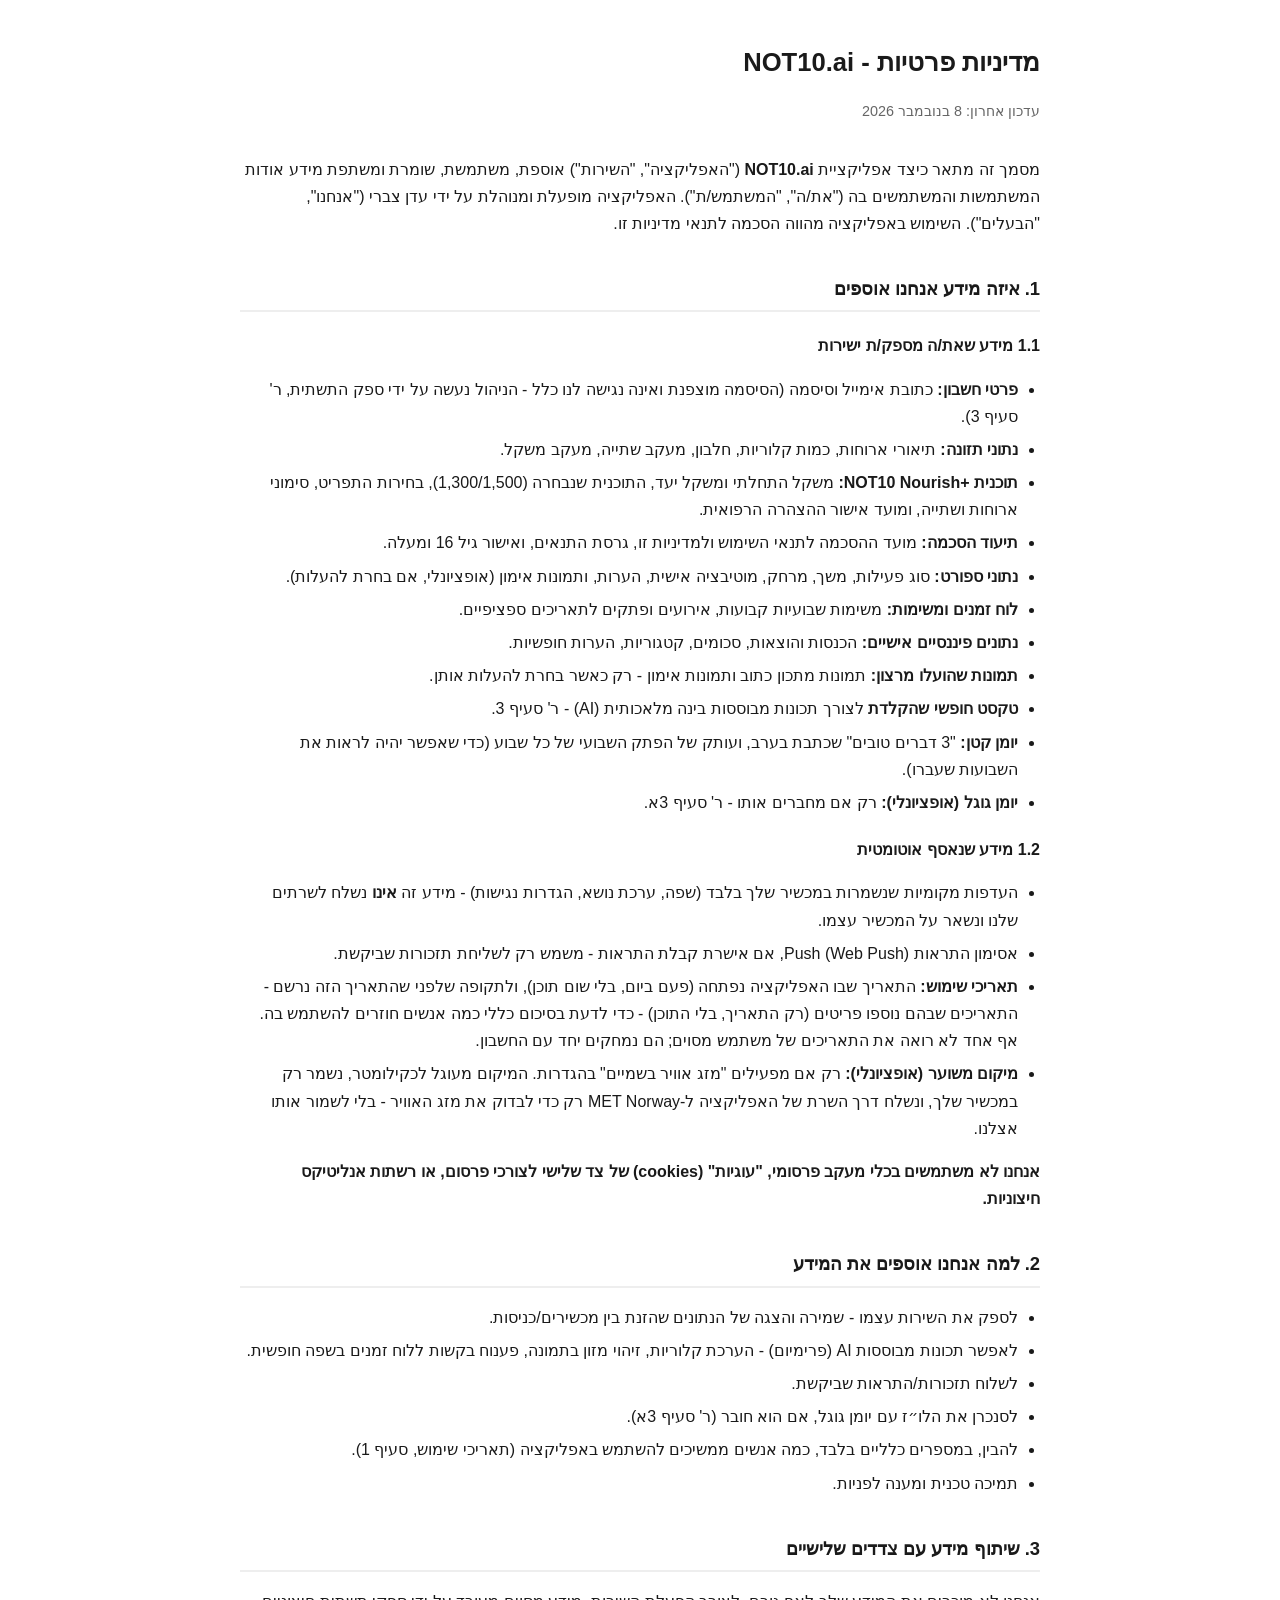
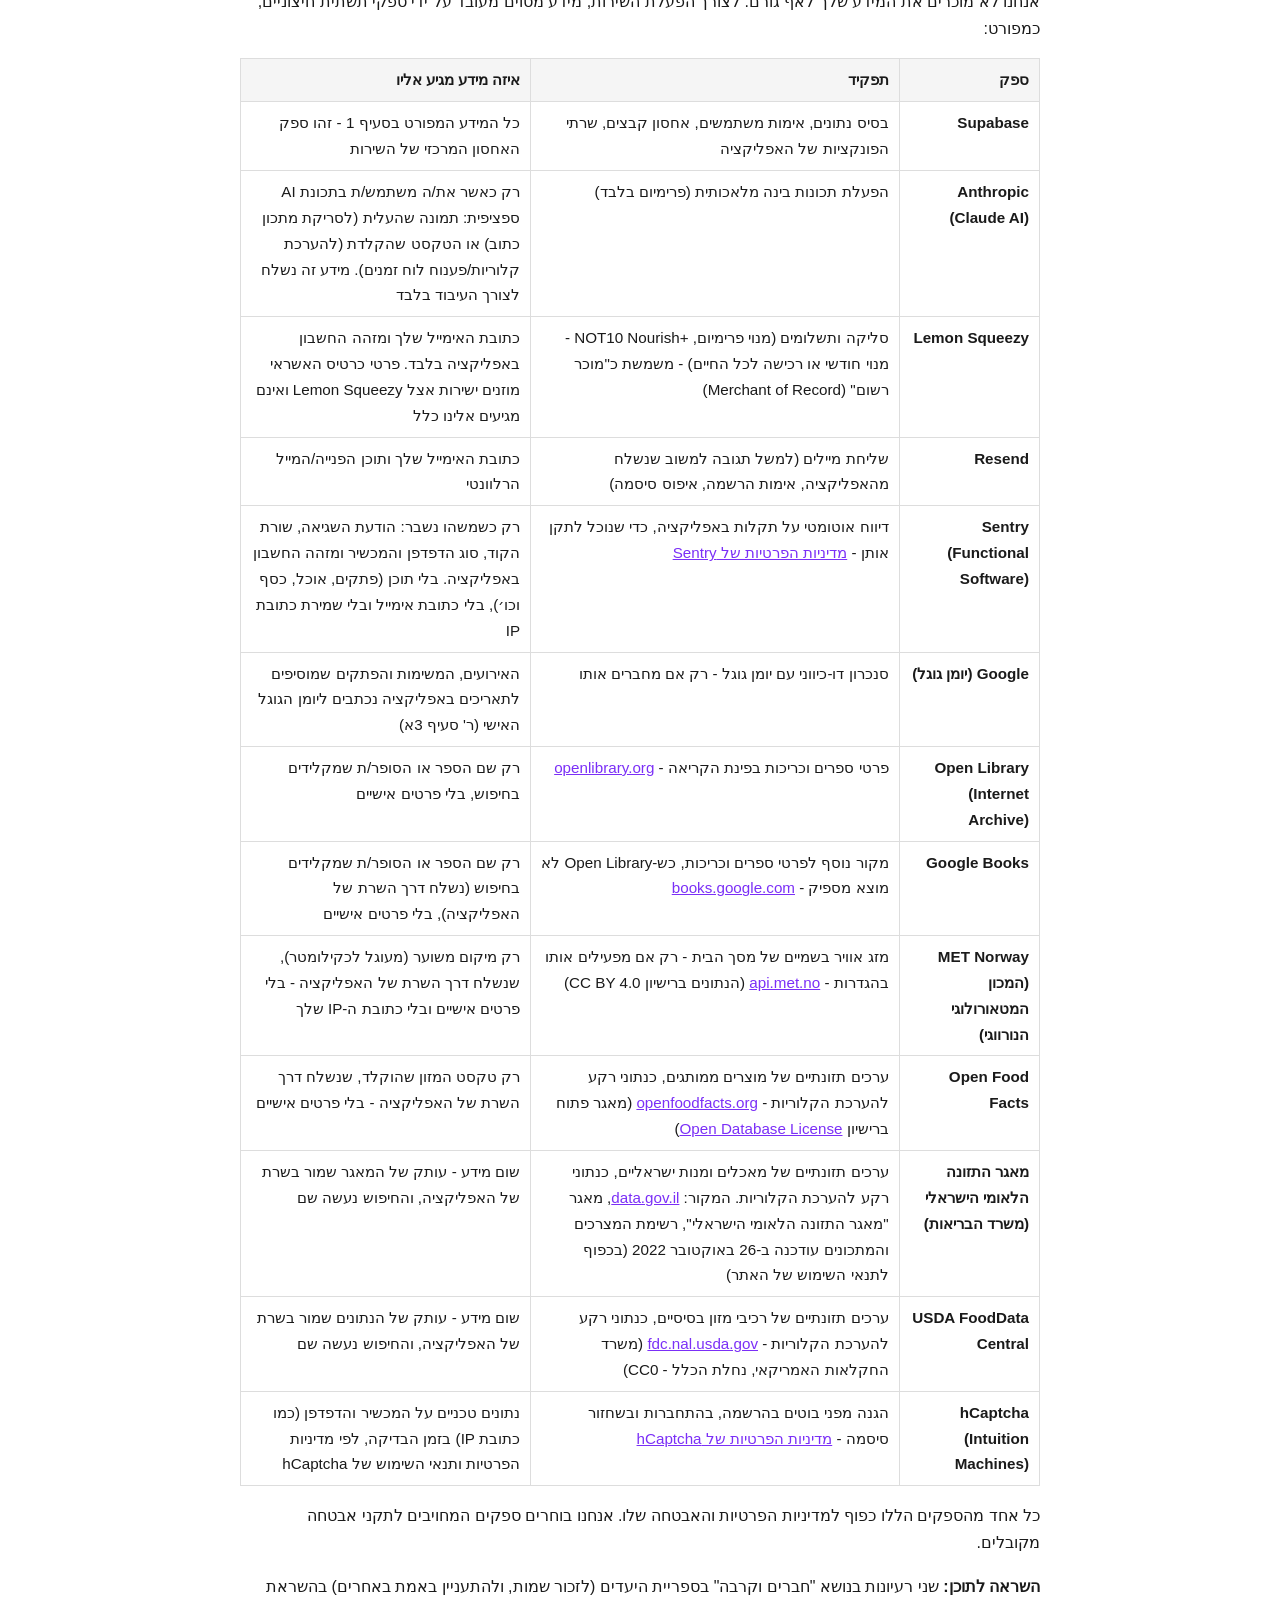
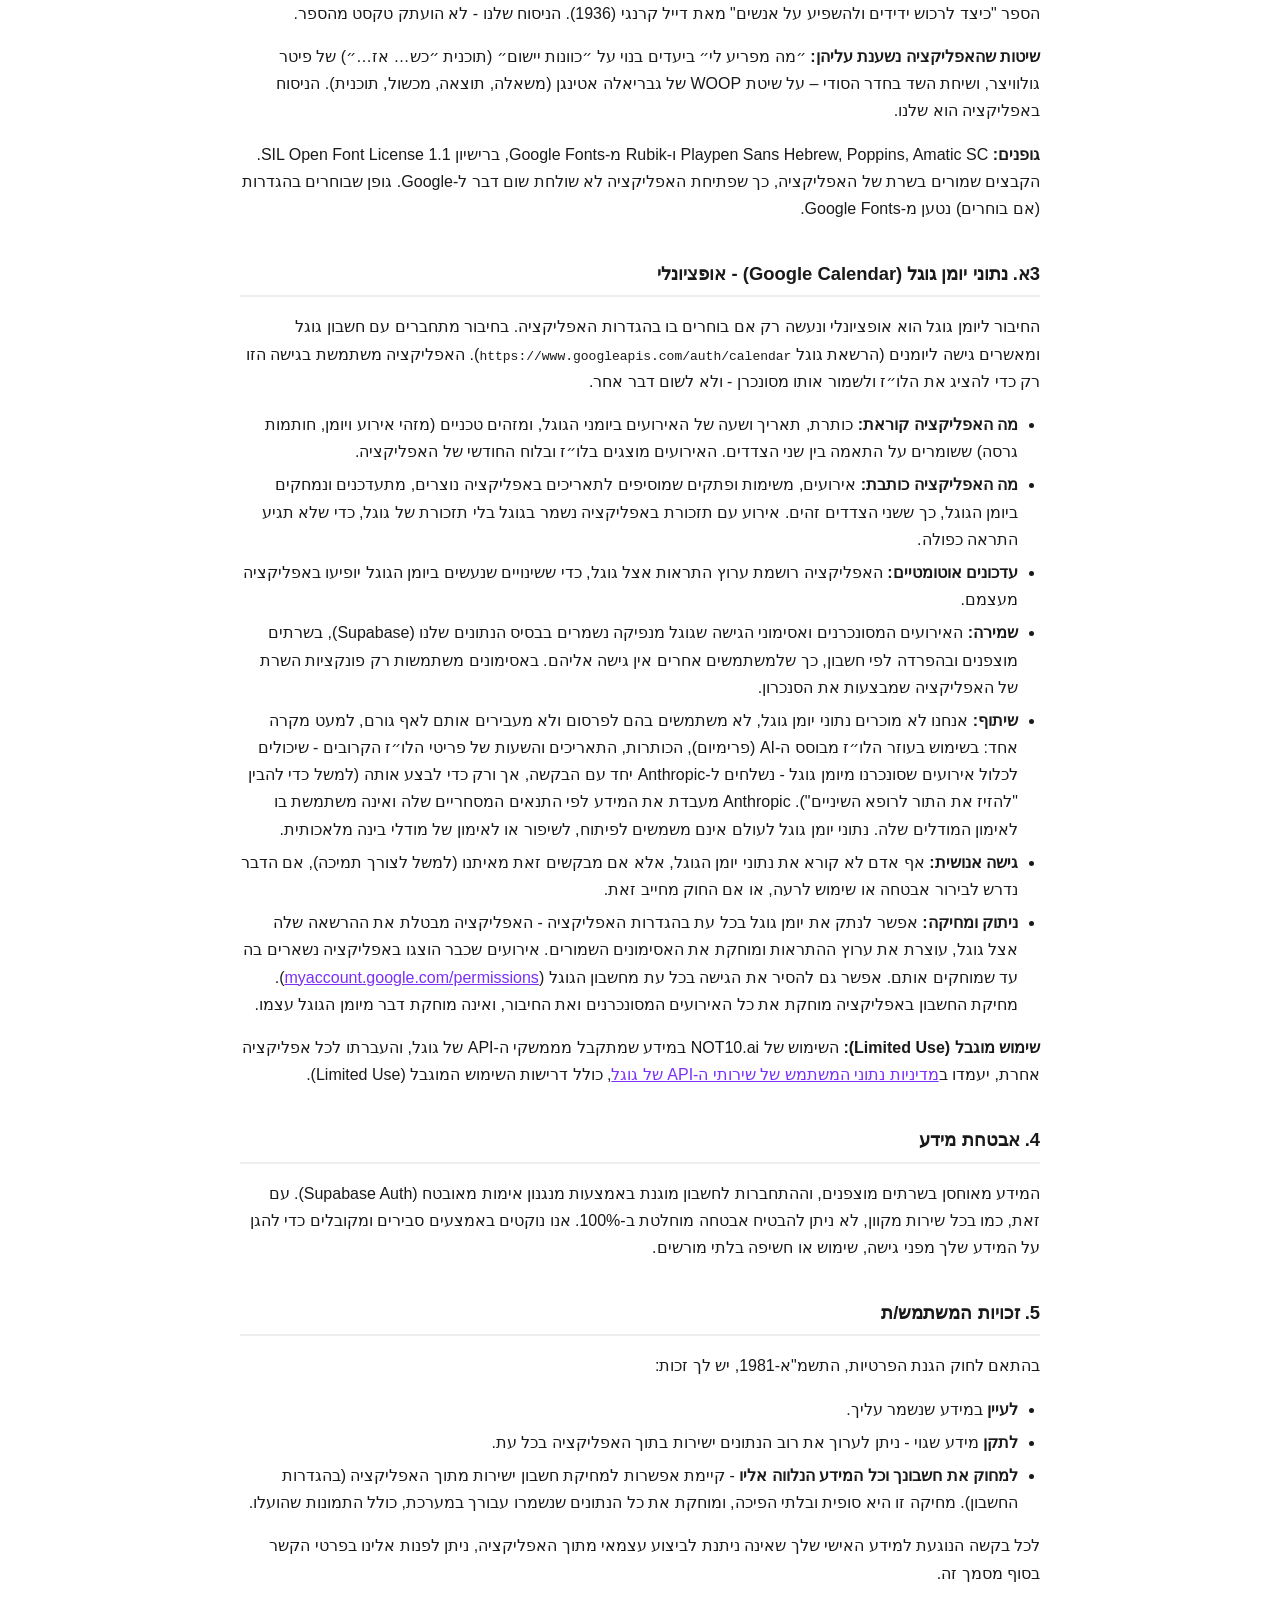
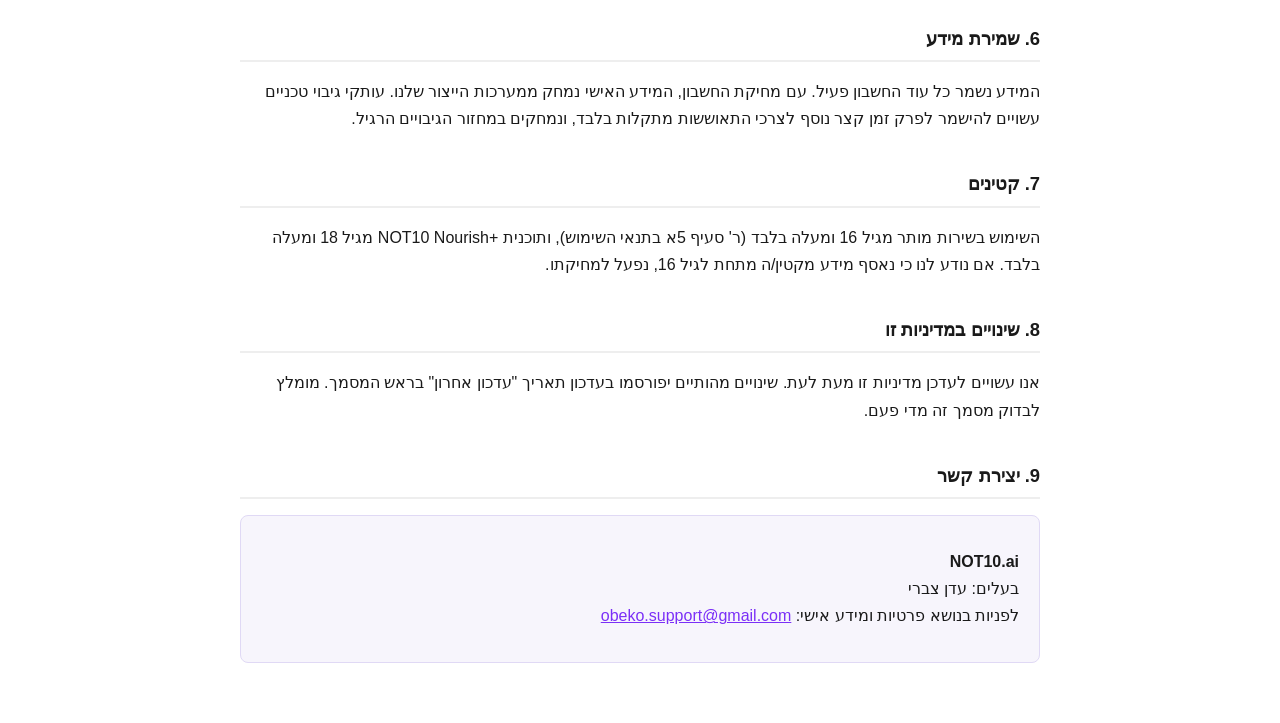
<file: privacy.html>
<!DOCTYPE html>
<html lang="he" dir="rtl">
<head>
<meta charset="UTF-8">
<meta name="viewport" content="width=device-width, initial-scale=1.0">
<title>מדיניות פרטיות - NOT10.ai</title>
<style>
  body { font-family: Arial, Helvetica, sans-serif; background:#ffffff; color:#1a1a1a; line-height:1.7; max-width:800px; margin:0 auto; padding:24px 20px 60px; }
  h1 { font-size:1.6rem; margin-bottom:4px; }
  .updated { color:#666; font-size:0.9rem; margin-bottom:32px; }
  h2 { font-size:1.15rem; margin-top:36px; border-bottom:2px solid #eee; padding-bottom:6px; }
  h3 { font-size:1rem; margin-top:20px; }
  ul { padding-inline-start:22px; }
  li { margin-bottom:6px; }
  table { width:100%; border-collapse:collapse; margin:12px 0; }
  th, td { border:1px solid #ddd; padding:8px 10px; text-align:right; vertical-align:top; font-size:0.95rem; }
  th { background:#f5f5f5; }
  a { color:#7b2ff7; }
  .contact-box { background:#f7f5fc; border:1px solid #e0d9f5; border-radius:8px; padding:16px 20px; margin-top:16px; }
</style>
</head>
<body>

<h1>מדיניות פרטיות - NOT10.ai</h1>
<p class="updated">עדכון אחרון: 8 בנובמבר 2026</p>

<p>
מסמך זה מתאר כיצד אפליקציית <strong>NOT10.ai</strong> ("האפליקציה", "השירות") אוספת, משתמשת, שומרת ומשתפת מידע
אודות המשתמשות והמשתמשים בה ("את/ה", "המשתמש/ת"). האפליקציה מופעלת ומנוהלת על ידי עדן צברי ("אנחנו", "הבעלים").
השימוש באפליקציה מהווה הסכמה לתנאי מדיניות זו.
</p>

<h2>1. איזה מידע אנחנו אוספים</h2>

<h3>1.1 מידע שאת/ה מספק/ת ישירות</h3>
<ul>
  <li><strong>פרטי חשבון:</strong> כתובת אימייל וסיסמה (הסיסמה מוצפנת ואינה נגישה לנו כלל - הניהול נעשה על ידי ספק התשתית, ר' סעיף 3).</li>
  <li><strong>נתוני תזונה:</strong> תיאורי ארוחות, כמות קלוריות, חלבון, מעקב שתייה, מעקב משקל.</li>
  <li><strong>תוכנית NOT10 Nourish+&lrm;:</strong> משקל התחלתי ומשקל יעד, התוכנית שנבחרה (1,300/1,500), בחירות התפריט, סימוני ארוחות ושתייה, ומועד אישור ההצהרה הרפואית.</li>
  <li><strong>תיעוד הסכמה:</strong> מועד ההסכמה לתנאי השימוש ולמדיניות זו, גרסת התנאים, ואישור גיל 16 ומעלה.</li>
  <li><strong>נתוני ספורט:</strong> סוג פעילות, משך, מרחק, מוטיבציה אישית, הערות, ותמונות אימון (אופציונלי, אם בחרת להעלות).</li>
  <li><strong>לוח זמנים ומשימות:</strong> משימות שבועיות קבועות, אירועים ופתקים לתאריכים ספציפיים.</li>
  <li><strong>נתונים פיננסיים אישיים:</strong> הכנסות והוצאות, סכומים, קטגוריות, הערות חופשיות.</li>
  <li><strong>תמונות שהועלו מרצון:</strong> תמונות מתכון כתוב ותמונות אימון - רק כאשר בחרת להעלות אותן.</li>
  <li><strong>טקסט חופשי שהקלדת</strong> לצורך תכונות מבוססות בינה מלאכותית (AI) - ר' סעיף 3.</li>
  <li><strong>יומן קטן:</strong> "3 דברים טובים" שכתבת בערב, ועותק של הפתק השבועי של כל שבוע (כדי שאפשר יהיה לראות את השבועות שעברו).</li>
  <li><strong>יומן גוגל (אופציונלי):</strong> רק אם מחברים אותו - ר' סעיף 3א.</li>
</ul>

<h3>1.2 מידע שנאסף אוטומטית</h3>
<ul>
  <li>העדפות מקומיות שנשמרות במכשיר שלך בלבד (שפה, ערכת נושא, הגדרות נגישות) - מידע זה <strong>אינו</strong> נשלח לשרתים שלנו ונשאר על המכשיר עצמו.</li>
  <li>אסימון התראות Push (Web Push), אם אישרת קבלת התראות - משמש רק לשליחת תזכורות שביקשת.</li>
  <li><strong>תאריכי שימוש:</strong> התאריך שבו האפליקציה נפתחה (פעם ביום, בלי שום תוכן), ולתקופה שלפני שהתאריך הזה נרשם - התאריכים שבהם נוספו פריטים (רק התאריך, בלי התוכן) - כדי לדעת בסיכום כללי כמה אנשים חוזרים להשתמש בה. אף אחד לא רואה את התאריכים של משתמש מסוים; הם נמחקים יחד עם החשבון.</li>
  <li><strong>מיקום משוער (אופציונלי):</strong> רק אם מפעילים "מזג אוויר בשמיים" בהגדרות. המיקום מעוגל לכקילומטר, נשמר רק במכשיר שלך, ונשלח דרך השרת של האפליקציה ל-MET Norway רק כדי לבדוק את מזג האוויר - בלי לשמור אותו אצלנו.</li>
</ul>

<p><strong>אנחנו לא משתמשים בכלי מעקב פרסומי, "עוגיות" (cookies) של צד שלישי לצורכי פרסום, או רשתות אנליטיקס חיצוניות.</strong></p>

<h2>2. למה אנחנו אוספים את המידע</h2>
<ul>
  <li>לספק את השירות עצמו - שמירה והצגה של הנתונים שהזנת בין מכשירים/כניסות.</li>
  <li>לאפשר תכונות מבוססות AI (פרימיום) - הערכת קלוריות, זיהוי מזון בתמונה, פענוח בקשות ללוח זמנים בשפה חופשית.</li>
  <li>לשלוח תזכורות/התראות שביקשת.</li>
  <li>לסנכרן את הלו״ז עם יומן גוגל, אם הוא חובר (ר' סעיף 3א).</li>
  <li>להבין, במספרים כלליים בלבד, כמה אנשים ממשיכים להשתמש באפליקציה (תאריכי שימוש, סעיף 1).</li>
  <li>תמיכה טכנית ומענה לפניות.</li>
</ul>

<h2>3. שיתוף מידע עם צדדים שלישיים</h2>
<p>אנחנו לא מוכרים את המידע שלך לאף גורם. לצורך הפעלת השירות, מידע מסוים מעובד על ידי ספקי תשתית חיצוניים, כמפורט:</p>

<table>
<tr><th>ספק</th><th>תפקיד</th><th>איזה מידע מגיע אליו</th></tr>
<tr><td><strong>Supabase</strong></td><td>בסיס נתונים, אימות משתמשים, אחסון קבצים, שרתי הפונקציות של האפליקציה</td><td>כל המידע המפורט בסעיף 1 - זהו ספק האחסון המרכזי של השירות</td></tr>
<tr><td><strong>Anthropic (Claude AI)</strong></td><td>הפעלת תכונות בינה מלאכותית (פרימיום בלבד)</td><td>רק כאשר את/ה משתמש/ת בתכונת AI ספציפית: תמונה שהעלית (לסריקת מתכון כתוב) או הטקסט שהקלדת (להערכת קלוריות/פענוח לוח זמנים). מידע זה נשלח לצורך העיבוד בלבד</td></tr>
<tr><td><strong>Lemon Squeezy</strong></td><td>סליקה ותשלומים (מנוי פרימיום, NOT10 Nourish+&lrm; - מנוי חודשי או רכישה לכל החיים) - משמשת כ"מוכר רשום" (Merchant of Record)</td><td>כתובת האימייל שלך ומזהה החשבון באפליקציה בלבד. פרטי כרטיס האשראי מוזנים ישירות אצל Lemon Squeezy ואינם מגיעים אלינו כלל</td></tr>
<tr><td><strong>Resend</strong></td><td>שליחת מיילים (למשל תגובה למשוב שנשלח מהאפליקציה, אימות הרשמה, איפוס סיסמה)</td><td>כתובת האימייל שלך ותוכן הפנייה/המייל הרלוונטי</td></tr>
<tr><td><strong>Sentry (Functional Software)</strong></td><td>דיווח אוטומטי על תקלות באפליקציה, כדי שנוכל לתקן אותן - <a href="https://sentry.io/privacy/" target="_blank" rel="noopener noreferrer">מדיניות הפרטיות של Sentry</a></td><td>רק כשמשהו נשבר: הודעת השגיאה, שורת הקוד, סוג הדפדפן והמכשיר ומזהה החשבון באפליקציה. בלי תוכן (פתקים, אוכל, כסף וכו׳), בלי כתובת אימייל ובלי שמירת כתובת IP</td></tr>
<tr><td><strong>Google (יומן גוגל)</strong></td><td>סנכרון דו-כיווני עם יומן גוגל - רק אם מחברים אותו</td><td>האירועים, המשימות והפתקים שמוסיפים לתאריכים באפליקציה נכתבים ליומן הגוגל האישי (ר' סעיף 3א)</td></tr>
<tr><td><strong>Open Library (Internet Archive)</strong></td><td>פרטי ספרים וכריכות בפינת הקריאה - <a href="https://openlibrary.org" target="_blank" rel="noopener noreferrer">openlibrary.org</a></td><td>רק שם הספר או הסופר/ת שמקלידים בחיפוש, בלי פרטים אישיים</td></tr>
<tr><td><strong>Google Books</strong></td><td>מקור נוסף לפרטי ספרים וכריכות, כש-Open Library לא מוצא מספיק - <a href="https://books.google.com" target="_blank" rel="noopener noreferrer">books.google.com</a></td><td>רק שם הספר או הסופר/ת שמקלידים בחיפוש (נשלח דרך השרת של האפליקציה), בלי פרטים אישיים</td></tr>
<tr><td><strong>MET Norway (המכון המטאורולוגי הנורווגי)</strong></td><td>מזג אוויר בשמיים של מסך הבית - רק אם מפעילים אותו בהגדרות - <a href="https://api.met.no" target="_blank" rel="noopener noreferrer">api.met.no</a> (הנתונים ברישיון CC BY 4.0)</td><td>רק מיקום משוער (מעוגל לכקילומטר), שנשלח דרך השרת של האפליקציה - בלי פרטים אישיים ובלי כתובת ה-IP שלך</td></tr>
<tr><td><strong>Open Food Facts</strong></td><td>ערכים תזונתיים של מוצרים ממותגים, כנתוני רקע להערכת הקלוריות - <a href="https://world.openfoodfacts.org" target="_blank" rel="noopener noreferrer">openfoodfacts.org</a> (מאגר פתוח ברישיון <a href="https://opendatacommons.org/licenses/odbl/1-0/" target="_blank" rel="noopener noreferrer">Open Database License</a>)</td><td>רק טקסט המזון שהוקלד, שנשלח דרך השרת של האפליקציה - בלי פרטים אישיים</td></tr>
<tr><td><strong>מאגר התזונה הלאומי הישראלי (משרד הבריאות)</strong></td><td>ערכים תזונתיים של מאכלים ומנות ישראליים, כנתוני רקע להערכת הקלוריות. המקור: <a href="https://data.gov.il/dataset/nutrition-database" target="_blank" rel="noopener noreferrer">data.gov.il</a>, מאגר "מאגר התזונה הלאומי הישראלי", רשימת המצרכים והמתכונים עודכנה ב-26 באוקטובר 2022 (בכפוף לתנאי השימוש של האתר)</td><td>שום מידע - עותק של המאגר שמור בשרת של האפליקציה, והחיפוש נעשה שם</td></tr>
<tr><td><strong>USDA FoodData Central</strong></td><td>ערכים תזונתיים של רכיבי מזון בסיסיים, כנתוני רקע להערכת הקלוריות - <a href="https://fdc.nal.usda.gov" target="_blank" rel="noopener noreferrer">fdc.nal.usda.gov</a> (משרד החקלאות האמריקאי, נחלת הכלל - CC0)</td><td>שום מידע - עותק של הנתונים שמור בשרת של האפליקציה, והחיפוש נעשה שם</td></tr>
<tr><td><strong>hCaptcha (Intuition Machines)</strong></td><td>הגנה מפני בוטים בהרשמה, בהתחברות ובשחזור סיסמה - <a href="https://www.hcaptcha.com/privacy" target="_blank" rel="noopener noreferrer">מדיניות הפרטיות של hCaptcha</a></td><td>נתונים טכניים על המכשיר והדפדפן (כמו כתובת IP) בזמן הבדיקה, לפי מדיניות הפרטיות ותנאי השימוש של hCaptcha</td></tr>
</table>

<p>כל אחד מהספקים הללו כפוף למדיניות הפרטיות והאבטחה שלו. אנחנו בוחרים ספקים המחויבים לתקני אבטחה מקובלים.</p>

<p><strong>השראה לתוכן:</strong> שני רעיונות בנושא "חברים וקרבה" בספריית היעדים (לזכור שמות, ולהתעניין באמת באחרים) בהשראת הספר "כיצד לרכוש ידידים ולהשפיע על אנשים" מאת דייל קרנגי (1936). הניסוח שלנו - לא הועתק טקסט מהספר.</p>
<p><strong>שיטות שהאפליקציה נשענת עליהן:</strong> ״מה מפריע לי״ ביעדים בנוי על ״כוונות יישום״ (תוכנית ״כש… אז…״) של פיטר גולוויצר, ושיחת השד בחדר הסודי – על שיטת WOOP של גבריאלה אטינגן (משאלה, תוצאה, מכשול, תוכנית). הניסוח באפליקציה הוא שלנו.</p>

<p><strong>גופנים:</strong> Playpen Sans Hebrew, Poppins, Amatic SC ו-Rubik מ-Google Fonts, ברישיון SIL Open Font License 1.1. הקבצים שמורים בשרת של האפליקציה, כך שפתיחת האפליקציה לא שולחת שום דבר ל-Google. גופן שבוחרים בהגדרות (אם בוחרים) נטען מ-Google Fonts.</p>

<h2>3א. נתוני יומן גוגל (Google Calendar) - אופציונלי</h2>
<p>
החיבור ליומן גוגל הוא אופציונלי ונעשה רק אם בוחרים בו בהגדרות האפליקציה. בחיבור מתחברים עם חשבון גוגל ומאשרים גישה ליומנים
(הרשאת גוגל <code dir="ltr">https://www.googleapis.com/auth/calendar</code>). האפליקציה משתמשת בגישה הזו רק כדי להציג את הלו״ז ולשמור
אותו מסונכרן - ולא לשום דבר אחר.
</p>
<ul>
  <li><strong>מה האפליקציה קוראת:</strong> כותרת, תאריך ושעה של האירועים ביומני הגוגל, ומזהים טכניים (מזהי אירוע ויומן, חותמות גרסה) ששומרים על התאמה בין שני הצדדים. האירועים מוצגים בלו״ז ובלוח החודשי של האפליקציה.</li>
  <li><strong>מה האפליקציה כותבת:</strong> אירועים, משימות ופתקים שמוסיפים לתאריכים באפליקציה נוצרים, מתעדכנים ונמחקים ביומן הגוגל, כך ששני הצדדים זהים. אירוע עם תזכורת באפליקציה נשמר בגוגל בלי תזכורת של גוגל, כדי שלא תגיע התראה כפולה.</li>
  <li><strong>עדכונים אוטומטיים:</strong> האפליקציה רושמת ערוץ התראות אצל גוגל, כדי ששינויים שנעשים ביומן הגוגל יופיעו באפליקציה מעצמם.</li>
  <li><strong>שמירה:</strong> האירועים המסונכרנים ואסימוני הגישה שגוגל מנפיקה נשמרים בבסיס הנתונים שלנו (Supabase), בשרתים מוצפנים ובהפרדה לפי חשבון, כך שלמשתמשים אחרים אין גישה אליהם. באסימונים משתמשות רק פונקציות השרת של האפליקציה שמבצעות את הסנכרון.</li>
  <li><strong>שיתוף:</strong> אנחנו לא מוכרים נתוני יומן גוגל, לא משתמשים בהם לפרסום ולא מעבירים אותם לאף גורם, למעט מקרה אחד: בשימוש בעוזר הלו״ז מבוסס ה-AI (פרימיום), הכותרות, התאריכים והשעות של פריטי הלו״ז הקרובים - שיכולים לכלול אירועים שסונכרנו מיומן גוגל - נשלחים ל-Anthropic יחד עם הבקשה, אך ורק כדי לבצע אותה (למשל כדי להבין "להזיז את התור לרופא השיניים"). Anthropic מעבדת את המידע לפי התנאים המסחריים שלה ואינה משתמשת בו לאימון המודלים שלה. נתוני יומן גוגל לעולם אינם משמשים לפיתוח, לשיפור או לאימון של מודלי בינה מלאכותית.</li>
  <li><strong>גישה אנושית:</strong> אף אדם לא קורא את נתוני יומן הגוגל, אלא אם מבקשים זאת מאיתנו (למשל לצורך תמיכה), אם הדבר נדרש לבירור אבטחה או שימוש לרעה, או אם החוק מחייב זאת.</li>
  <li><strong>ניתוק ומחיקה:</strong> אפשר לנתק את יומן גוגל בכל עת בהגדרות האפליקציה - האפליקציה מבטלת את ההרשאה שלה אצל גוגל, עוצרת את ערוץ ההתראות ומוחקת את האסימונים השמורים. אירועים שכבר הוצגו באפליקציה נשארים בה עד שמוחקים אותם. אפשר גם להסיר את הגישה בכל עת מחשבון הגוגל (<a href="https://myaccount.google.com/permissions">myaccount.google.com/permissions</a>). מחיקת החשבון באפליקציה מוחקת את כל האירועים המסונכרנים ואת החיבור, ואינה מוחקת דבר מיומן הגוגל עצמו.</li>
</ul>
<p>
<strong>שימוש מוגבל (Limited Use):</strong> השימוש של NOT10.ai במידע שמתקבל מממשקי ה-API של גוגל, והעברתו לכל אפליקציה אחרת, יעמדו
ב<a href="https://developers.google.com/terms/api-services-user-data-policy">מדיניות נתוני המשתמש של שירותי ה-API של גוגל</a>, כולל דרישות השימוש המוגבל (Limited Use).
</p>

<h2>4. אבטחת מידע</h2>
<p>
המידע מאוחסן בשרתים מוצפנים, וההתחברות לחשבון מוגנת באמצעות מנגנון אימות מאובטח (Supabase Auth). עם זאת, כמו בכל שירות מקוון,
לא ניתן להבטיח אבטחה מוחלטת ב-100%. אנו נוקטים באמצעים סבירים ומקובלים כדי להגן על המידע שלך מפני גישה, שימוש או חשיפה בלתי מורשים.
</p>

<h2>5. זכויות המשתמש/ת</h2>
<p>בהתאם לחוק הגנת הפרטיות, התשמ"א-1981, יש לך זכות:</p>
<ul>
  <li><strong>לעיין</strong> במידע שנשמר עליך.</li>
  <li><strong>לתקן</strong> מידע שגוי - ניתן לערוך את רוב הנתונים ישירות בתוך האפליקציה בכל עת.</li>
  <li><strong>למחוק את חשבונך וכל המידע הנלווה אליו</strong> - קיימת אפשרות למחיקת חשבון ישירות מתוך האפליקציה (בהגדרות החשבון). מחיקה זו היא סופית ובלתי הפיכה, ומוחקת את כל הנתונים שנשמרו עבורך במערכת, כולל התמונות שהועלו.</li>
</ul>
<p>לכל בקשה הנוגעת למידע האישי שלך שאינה ניתנת לביצוע עצמאי מתוך האפליקציה, ניתן לפנות אלינו בפרטי הקשר בסוף מסמך זה.</p>

<h2>6. שמירת מידע</h2>
<p>
המידע נשמר כל עוד החשבון פעיל. עם מחיקת החשבון, המידע האישי נמחק ממערכות הייצור שלנו. עותקי גיבוי טכניים עשויים
להישמר לפרק זמן קצר נוסף לצרכי התאוששות מתקלות בלבד, ונמחקים במחזור הגיבויים הרגיל.
</p>

<h2>7. קטינים</h2>
<p>
השימוש בשירות מותר מגיל 16 ומעלה בלבד (ר' סעיף 5א בתנאי השימוש), ותוכנית NOT10 Nourish+&lrm; מגיל 18 ומעלה בלבד. אם נודע לנו כי נאסף מידע מקטין/ה מתחת לגיל 16, נפעל למחיקתו.
</p>

<h2>8. שינויים במדיניות זו</h2>
<p>
אנו עשויים לעדכן מדיניות זו מעת לעת. שינויים מהותיים יפורסמו בעדכון תאריך "עדכון אחרון" בראש המסמך. מומלץ לבדוק מסמך זה מדי פעם.
</p>

<h2>9. יצירת קשר</h2>
<div class="contact-box">
  <p><strong>NOT10.ai</strong><br>
  בעלים: עדן צברי<br>
  לפניות בנושא פרטיות ומידע אישי: <a href="mailto:obeko.support@gmail.com">obeko.support@gmail.com</a></p>
</div>

</body>
</html>
</file>
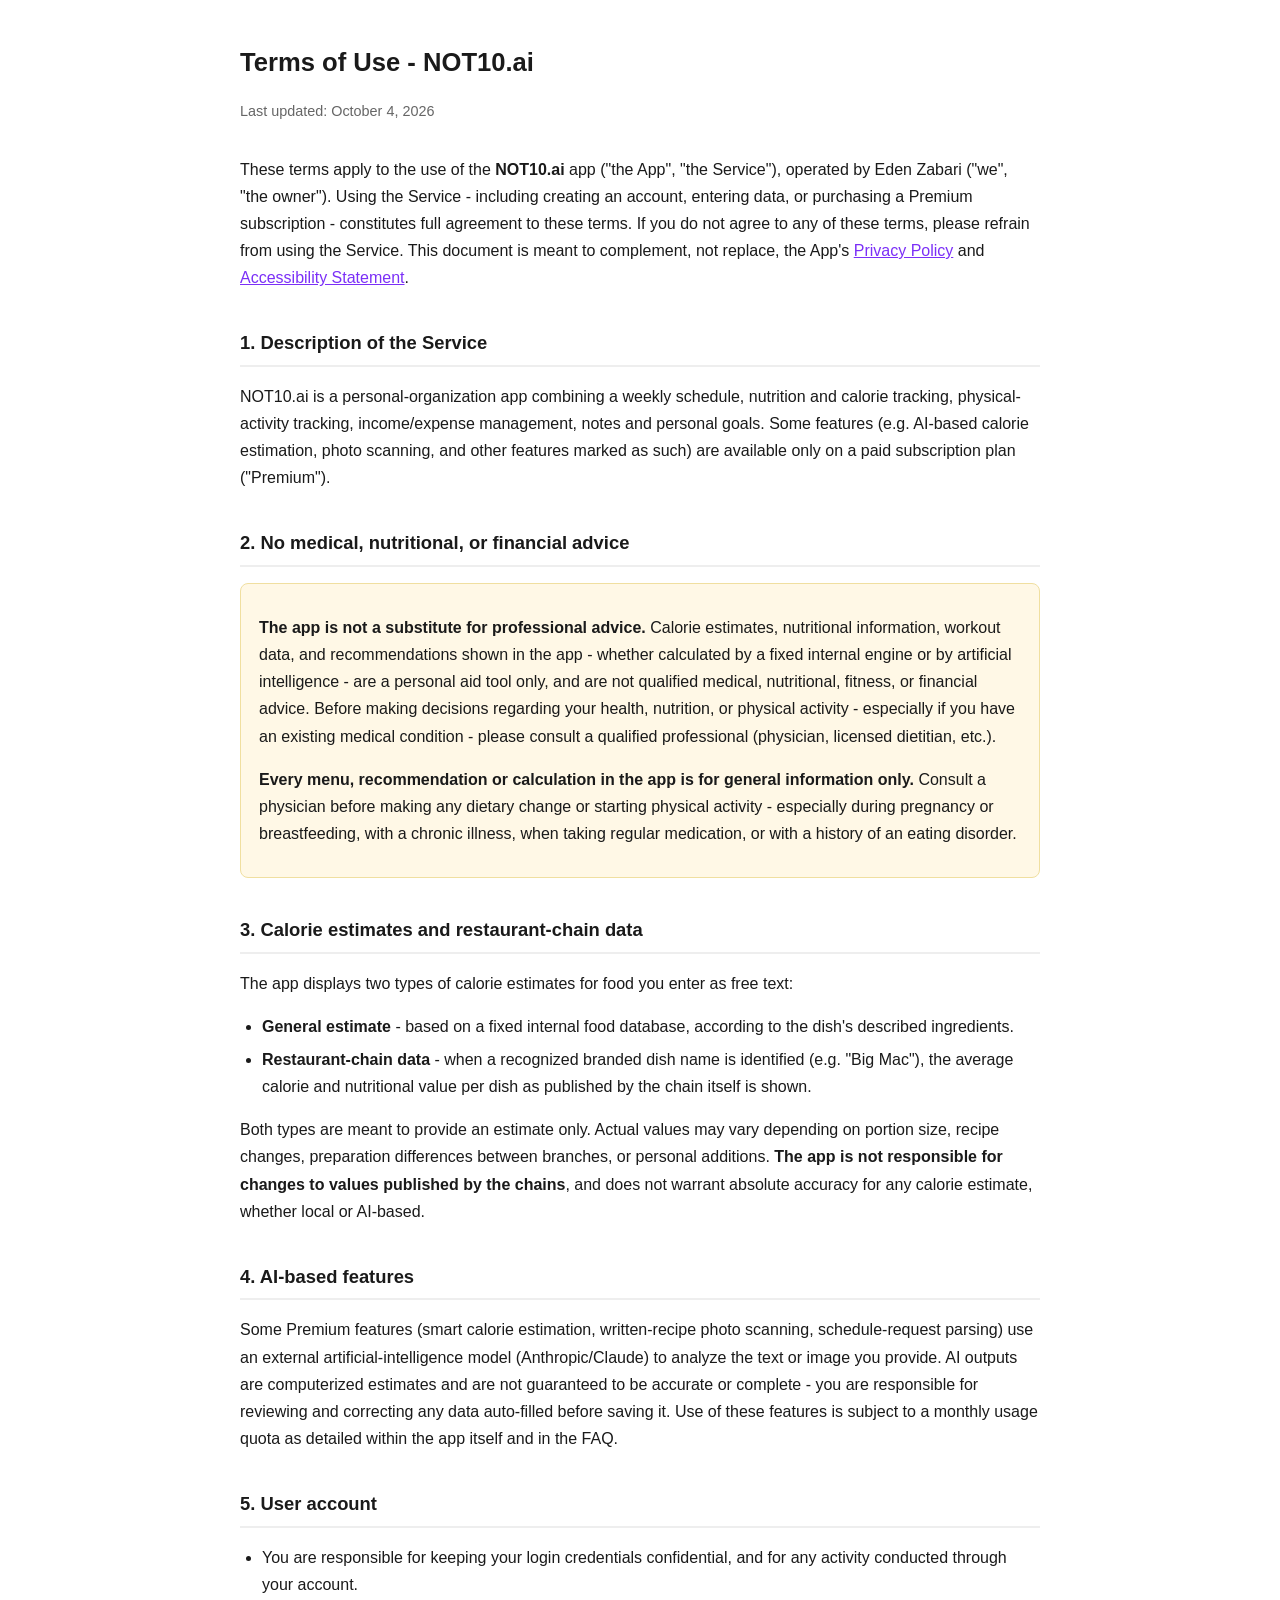
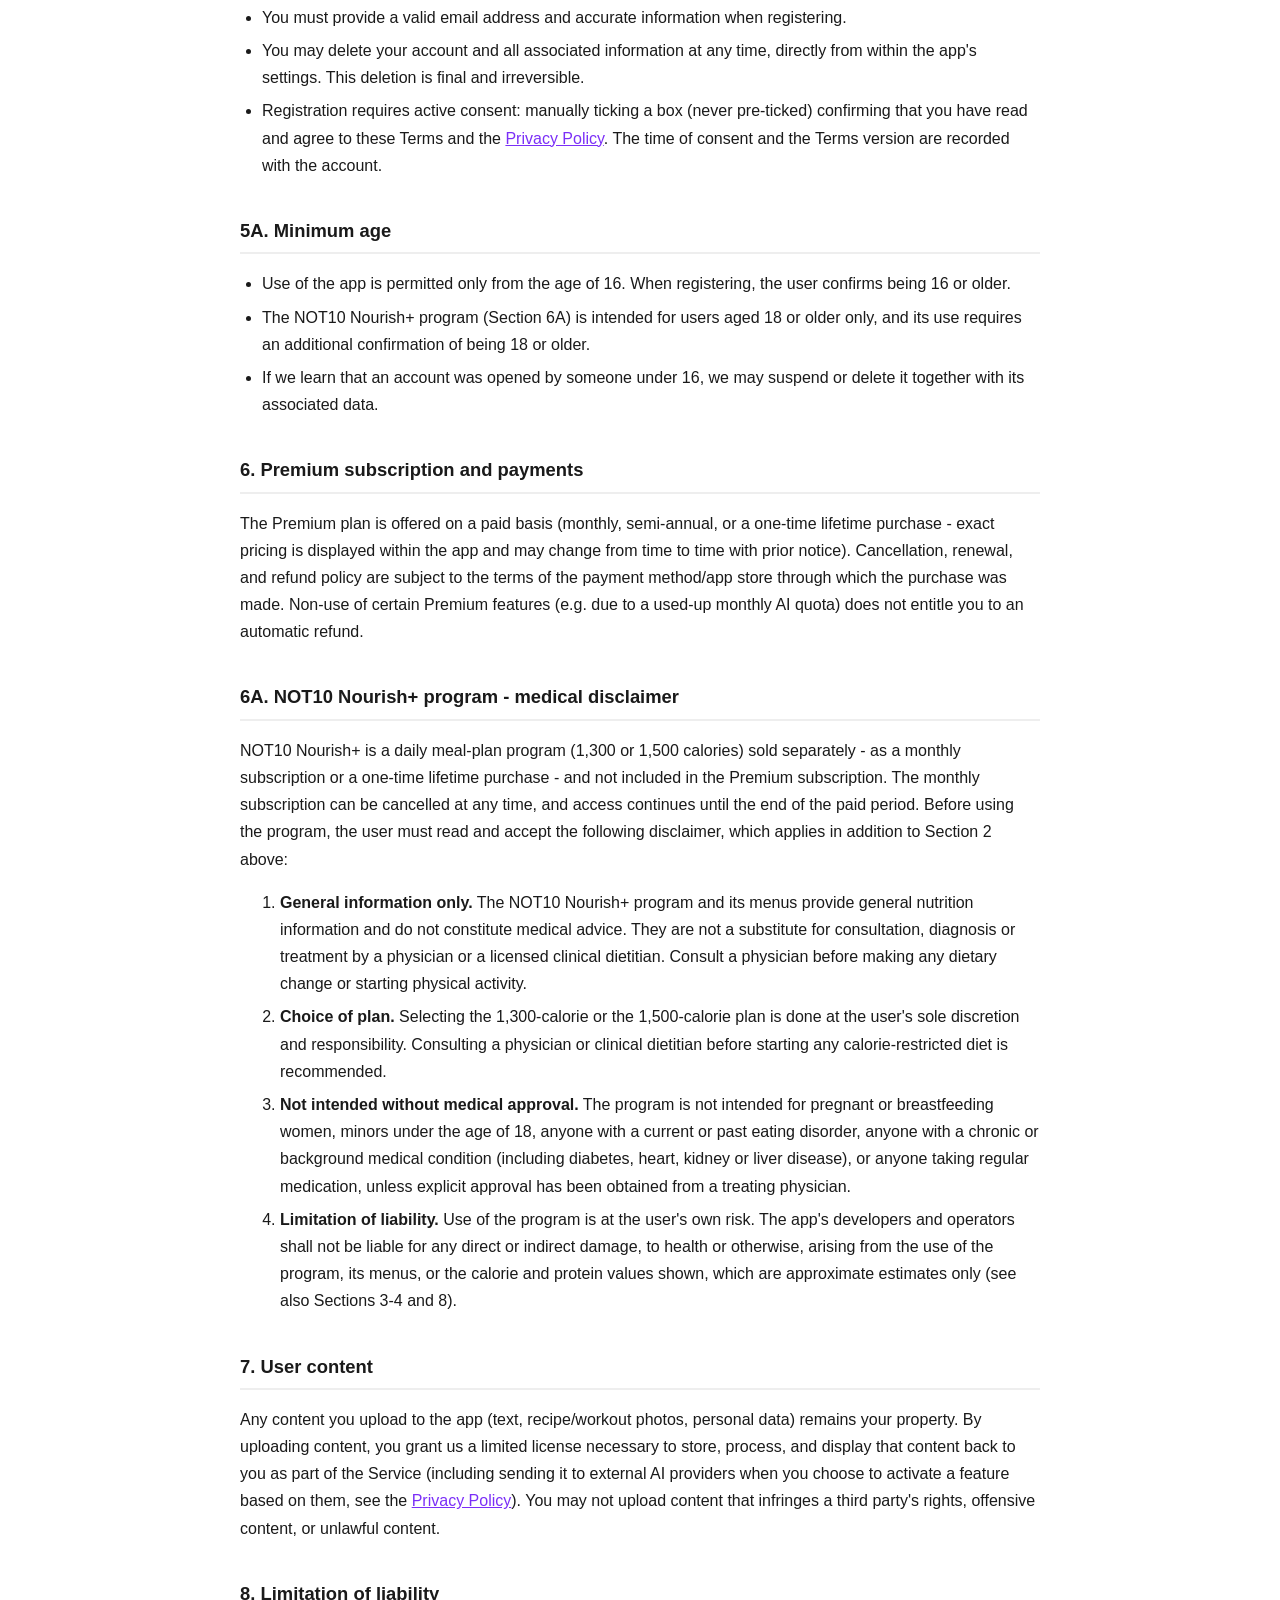
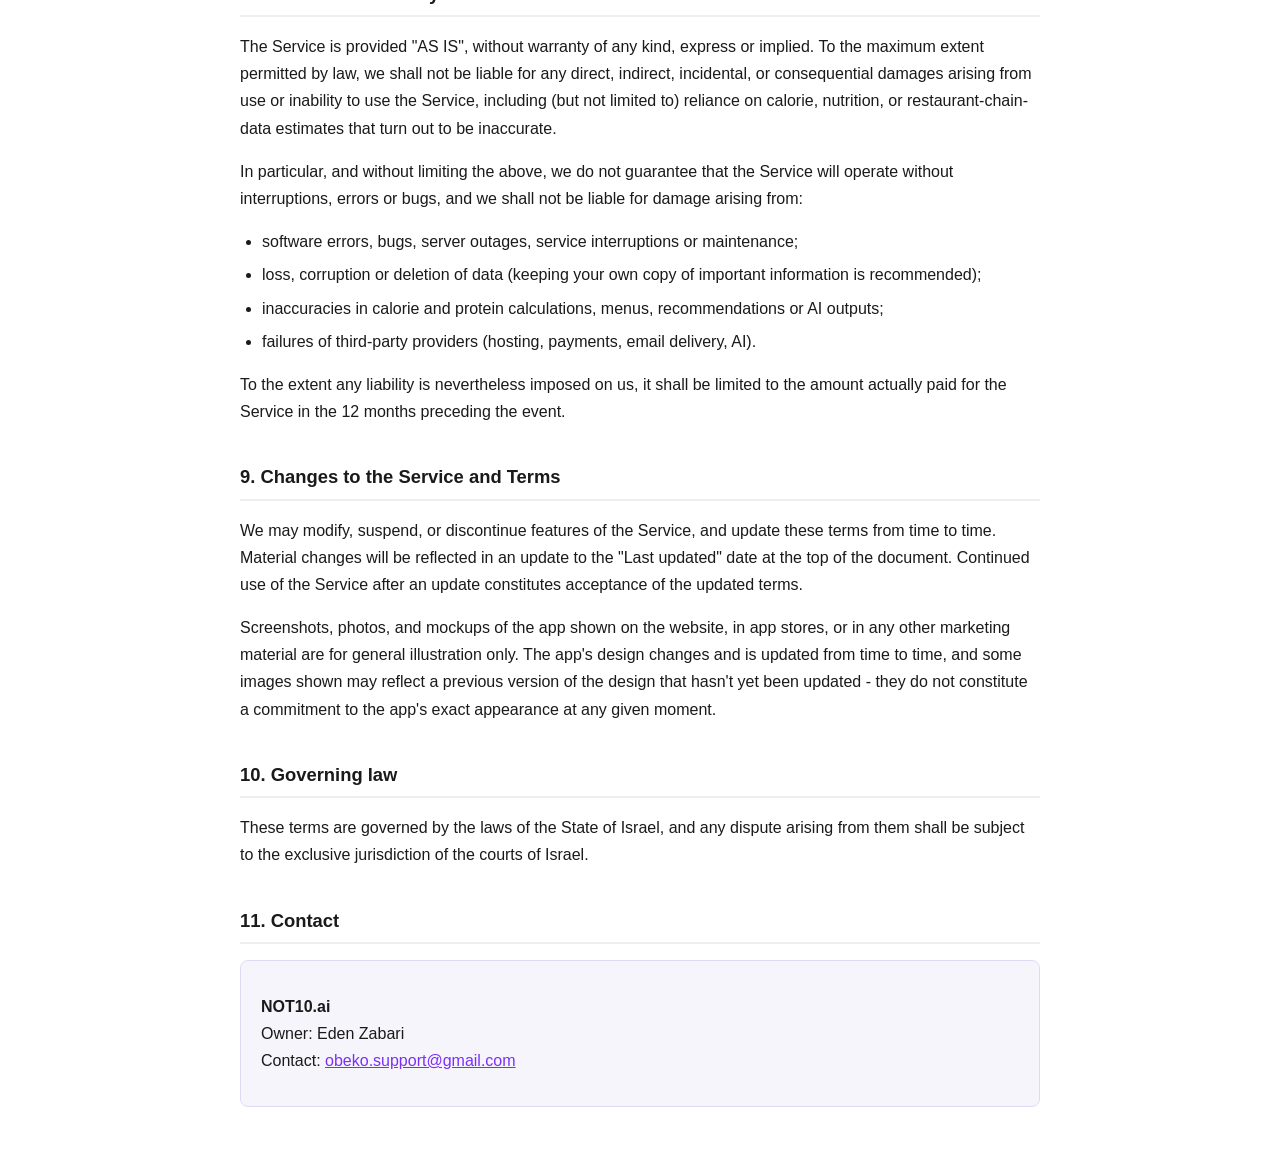
<file: terms-en.html>
<!DOCTYPE html>
<html lang="en" dir="ltr">
<head>
<meta charset="UTF-8">
<meta name="viewport" content="width=device-width, initial-scale=1.0">
<title>Terms of Use - NOT10.ai</title>
<style>
  body { font-family: Arial, Helvetica, sans-serif; background:#ffffff; color:#1a1a1a; line-height:1.7; max-width:800px; margin:0 auto; padding:24px 20px 60px; }
  h1 { font-size:1.6rem; margin-bottom:4px; }
  .updated { color:#666; font-size:0.9rem; margin-bottom:32px; }
  h2 { font-size:1.15rem; margin-top:36px; border-bottom:2px solid #eee; padding-bottom:6px; }
  h3 { font-size:1rem; margin-top:20px; }
  ul { padding-inline-start:22px; }
  li { margin-bottom:6px; }
  a { color:#7b2ff7; }
  .contact-box { background:#f7f5fc; border:1px solid #e0d9f5; border-radius:8px; padding:16px 20px; margin-top:16px; }
</style>
</head>
<body>

<h1>Terms of Use - NOT10.ai</h1>
<p class="updated">Last updated: October 4, 2026</p>

<p>
These terms apply to the use of the <strong>NOT10.ai</strong> app ("the App", "the Service"), operated by Eden Zabari ("we",
"the owner"). Using the Service - including creating an account, entering data, or purchasing a Premium subscription -
constitutes full agreement to these terms. If you do not agree to any of these terms, please refrain from using the
Service. This document is meant to complement, not replace, the App's <a href="privacy-en.html">Privacy Policy</a> and
<a href="accessibility-en.html">Accessibility Statement</a>.
</p>

<h2>1. Description of the Service</h2>
<p>
NOT10.ai is a personal-organization app combining a weekly schedule, nutrition and calorie tracking, physical-activity tracking,
income/expense management, notes and personal goals. Some features (e.g. AI-based calorie estimation, photo scanning, and
other features marked as such) are available only on a paid subscription plan ("Premium").
</p>

<h2>2. No medical, nutritional, or financial advice</h2>
<div style="background:#fff8e6; border:1px solid #f0dfa0; border-radius:8px; padding:14px 18px; margin-top:16px;">
<p>
<strong>The app is not a substitute for professional advice.</strong> Calorie estimates, nutritional information, workout
data, and recommendations shown in the app - whether calculated by a fixed internal engine or by artificial intelligence -
are a personal aid tool only, and are not qualified medical, nutritional, fitness, or financial advice. Before making
decisions regarding your health, nutrition, or physical activity - especially if you have an existing medical condition -
please consult a qualified professional (physician, licensed dietitian, etc.).
</p>
<p>
<strong>Every menu, recommendation or calculation in the app is for general information only.</strong> Consult a physician before
making any dietary change or starting physical activity - especially during pregnancy or breastfeeding, with a chronic illness,
when taking regular medication, or with a history of an eating disorder.
</p>
</div>

<h2>3. Calorie estimates and restaurant-chain data</h2>
<p>
The app displays two types of calorie estimates for food you enter as free text:
</p>
<ul>
  <li><strong>General estimate</strong> - based on a fixed internal food database, according to the dish's described ingredients.</li>
  <li><strong>Restaurant-chain data</strong> - when a recognized branded dish name is identified (e.g. "Big Mac"), the average
  calorie and nutritional value per dish as published by the chain itself is shown.</li>
</ul>
<p>
Both types are meant to provide an estimate only. Actual values may vary depending on portion size, recipe changes,
preparation differences between branches, or personal additions. <strong>The app is not responsible for changes to values
published by the chains</strong>, and does not warrant absolute accuracy for any calorie estimate, whether local or AI-based.
</p>

<h2>4. AI-based features</h2>
<p>
Some Premium features (smart calorie estimation, written-recipe photo scanning, schedule-request parsing) use an external
artificial-intelligence model (Anthropic/Claude) to analyze the text or image you provide. AI outputs are computerized
estimates and are not guaranteed to be accurate or complete - you are responsible for reviewing and correcting any data
auto-filled before saving it. Use of these features is subject to a monthly usage quota as detailed within the app itself
and in the FAQ.
</p>

<h2>5. User account</h2>
<ul>
  <li>You are responsible for keeping your login credentials confidential, and for any activity conducted through your account.</li>
  <li>You must provide a valid email address and accurate information when registering.</li>
  <li>You may delete your account and all associated information at any time, directly from within the app's settings. This deletion is final and irreversible.</li>
  <li>Registration requires active consent: manually ticking a box (never pre-ticked) confirming that you have read and agree to these Terms and the <a href="privacy-en.html">Privacy Policy</a>. The time of consent and the Terms version are recorded with the account.</li>
</ul>

<h2 id="age">5A. Minimum age</h2>
<ul>
  <li>Use of the app is permitted only from the age of 16. When registering, the user confirms being 16 or older.</li>
  <li>The NOT10 Nourish+ program (Section 6A) is intended for users aged 18 or older only, and its use requires an additional confirmation of being 18 or older.</li>
  <li>If we learn that an account was opened by someone under 16, we may suspend or delete it together with its associated data.</li>
</ul>

<h2>6. Premium subscription and payments</h2>
<p>
The Premium plan is offered on a paid basis (monthly, semi-annual, or a one-time lifetime purchase - exact pricing is
displayed within the app and may change from time to time with prior notice). Cancellation, renewal, and refund policy are
subject to the terms of the payment method/app store through which the purchase was made. Non-use of certain Premium
features (e.g. due to a used-up monthly AI quota) does not entitle you to an automatic refund.
</p>

<h2 id="new-me-disclaimer">6A. NOT10 Nourish+ program - medical disclaimer</h2>
<p>
NOT10 Nourish+ is a daily meal-plan program (1,300 or 1,500 calories) sold separately - as a monthly subscription or a one-time
lifetime purchase - and not included in the Premium subscription. The monthly subscription can be cancelled at any time, and
access continues until the end of the paid period. Before using the program, the user must read and accept the following disclaimer, which applies in
addition to Section 2 above:
</p>
<div class="note-box">
<ol>
  <li><strong>General information only.</strong> The NOT10 Nourish+ program and its menus provide general nutrition information and do not
  constitute medical advice. They are not a substitute for consultation, diagnosis or treatment by a physician or a licensed
  clinical dietitian. Consult a physician before making any dietary change or starting physical activity.</li>
  <li><strong>Choice of plan.</strong> Selecting the 1,300-calorie or the 1,500-calorie plan is done at the user's sole discretion and
  responsibility. Consulting a physician or clinical dietitian before starting any calorie-restricted diet is recommended.</li>
  <li><strong>Not intended without medical approval.</strong> The program is not intended for pregnant or breastfeeding women, minors
  under the age of 18, anyone with a current or past eating disorder, anyone with a chronic or background medical condition
  (including diabetes, heart, kidney or liver disease), or anyone taking regular medication, unless explicit approval has been
  obtained from a treating physician.</li>
  <li><strong>Limitation of liability.</strong> Use of the program is at the user's own risk. The app's developers and operators shall
  not be liable for any direct or indirect damage, to health or otherwise, arising from the use of the program, its menus, or the
  calorie and protein values shown, which are approximate estimates only (see also Sections 3-4 and 8).</li>
</ol>
</div>

<h2>7. User content</h2>
<p>
Any content you upload to the app (text, recipe/workout photos, personal data) remains your property. By uploading content,
you grant us a limited license necessary to store, process, and display that content back to you as part of the Service
(including sending it to external AI providers when you choose to activate a feature based on them, see the
<a href="privacy-en.html">Privacy Policy</a>). You may not upload content that infringes a third party's rights, offensive
content, or unlawful content.
</p>

<h2>8. Limitation of liability</h2>
<p>
The Service is provided "AS IS", without warranty of any kind, express or implied. To the maximum extent permitted by law,
we shall not be liable for any direct, indirect, incidental, or consequential damages arising from use or inability to use
the Service, including (but not limited to) reliance on calorie, nutrition, or restaurant-chain-data estimates that turn
out to be inaccurate.
</p>
<p>
In particular, and without limiting the above, we do not guarantee that the Service will operate without interruptions, errors
or bugs, and we shall not be liable for damage arising from:
</p>
<ul>
  <li>software errors, bugs, server outages, service interruptions or maintenance;</li>
  <li>loss, corruption or deletion of data (keeping your own copy of important information is recommended);</li>
  <li>inaccuracies in calorie and protein calculations, menus, recommendations or AI outputs;</li>
  <li>failures of third-party providers (hosting, payments, email delivery, AI).</li>
</ul>
<p>
To the extent any liability is nevertheless imposed on us, it shall be limited to the amount actually paid for the Service in
the 12 months preceding the event.
</p>

<h2>9. Changes to the Service and Terms</h2>
<p>
We may modify, suspend, or discontinue features of the Service, and update these terms from time to time. Material changes
will be reflected in an update to the "Last updated" date at the top of the document. Continued use of the Service after an
update constitutes acceptance of the updated terms.
</p>
<p>
Screenshots, photos, and mockups of the app shown on the website, in app stores, or in any other marketing material are
for general illustration only. The app's design changes and is updated from time to time, and some images shown may
reflect a previous version of the design that hasn't yet been updated - they do not constitute a commitment to the app's
exact appearance at any given moment.
</p>

<h2>10. Governing law</h2>
<p>
These terms are governed by the laws of the State of Israel, and any dispute arising from them shall be subject to the
exclusive jurisdiction of the courts of Israel.
</p>

<h2>11. Contact</h2>
<div class="contact-box">
  <p><strong>NOT10.ai</strong><br>
  Owner: Eden Zabari<br>
  Contact: <a href="mailto:obeko.support@gmail.com">obeko.support@gmail.com</a></p>
</div>

</body>
</html>
</file>
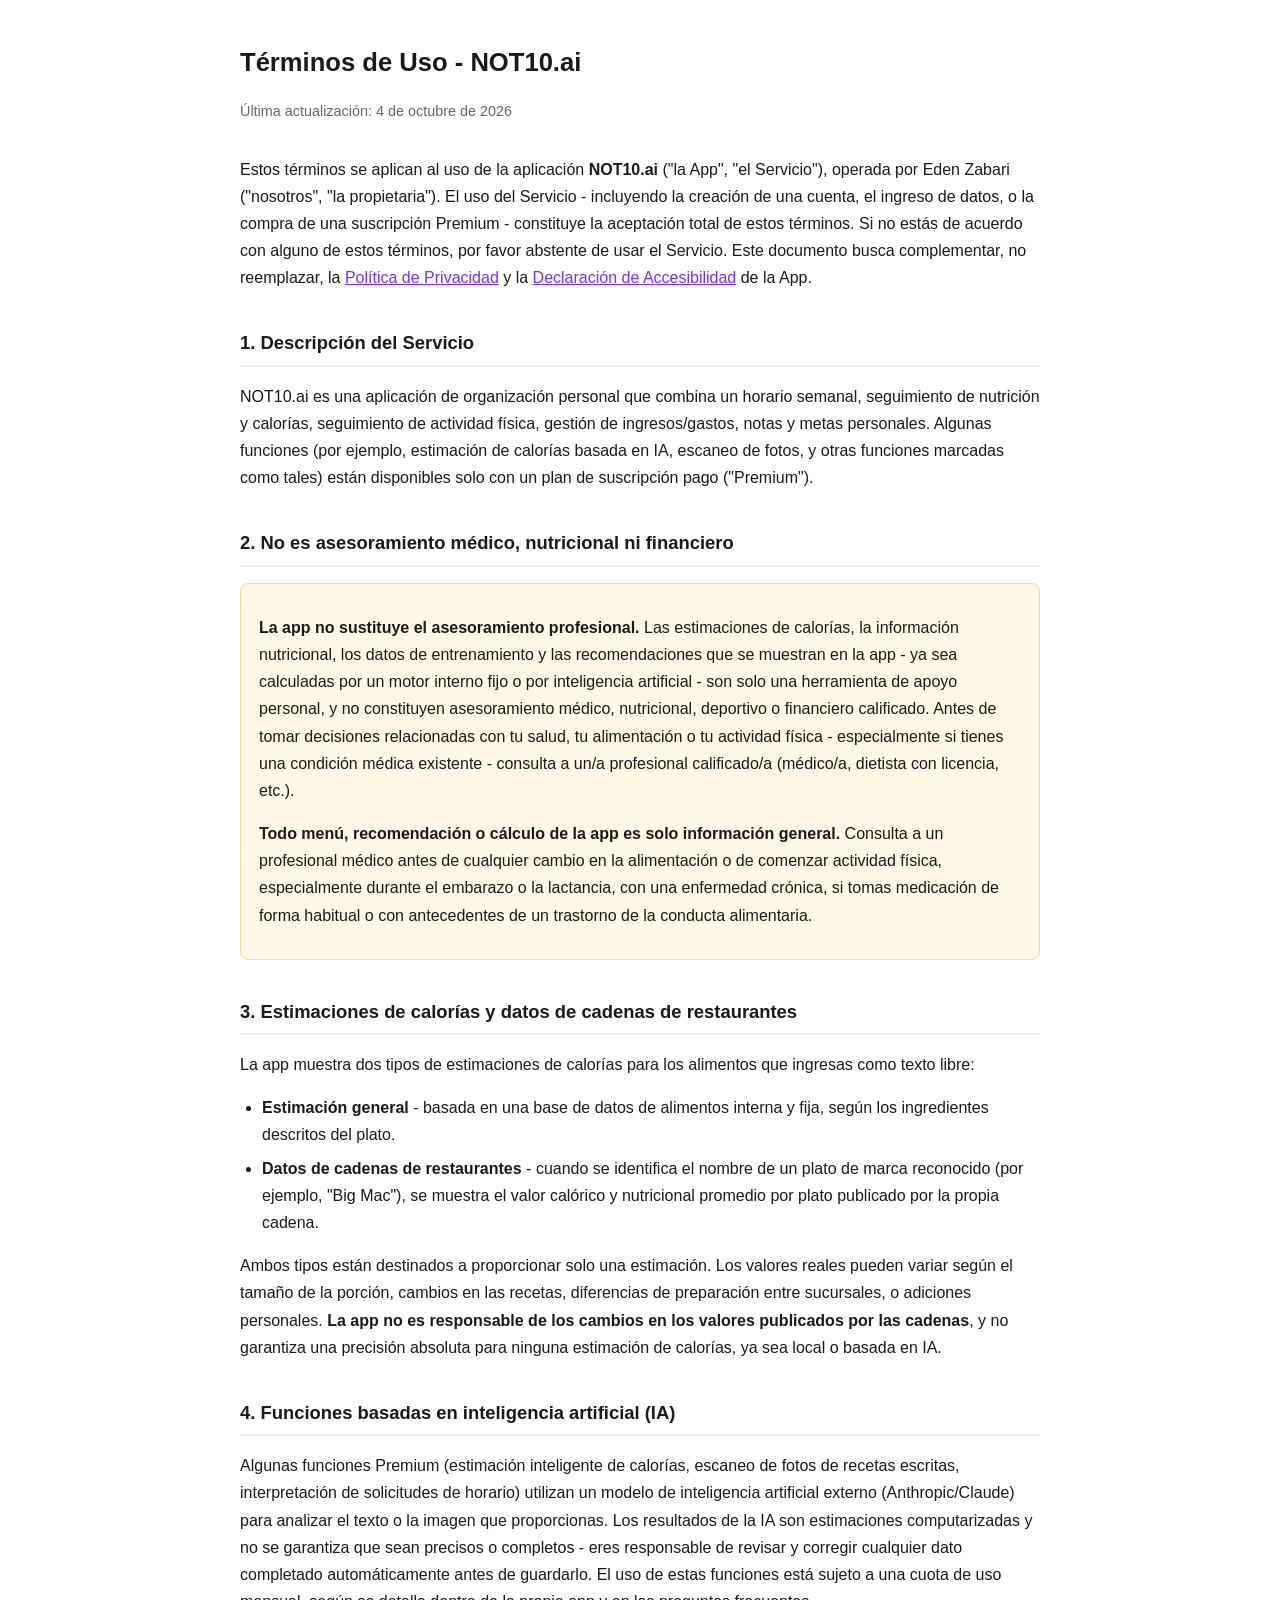
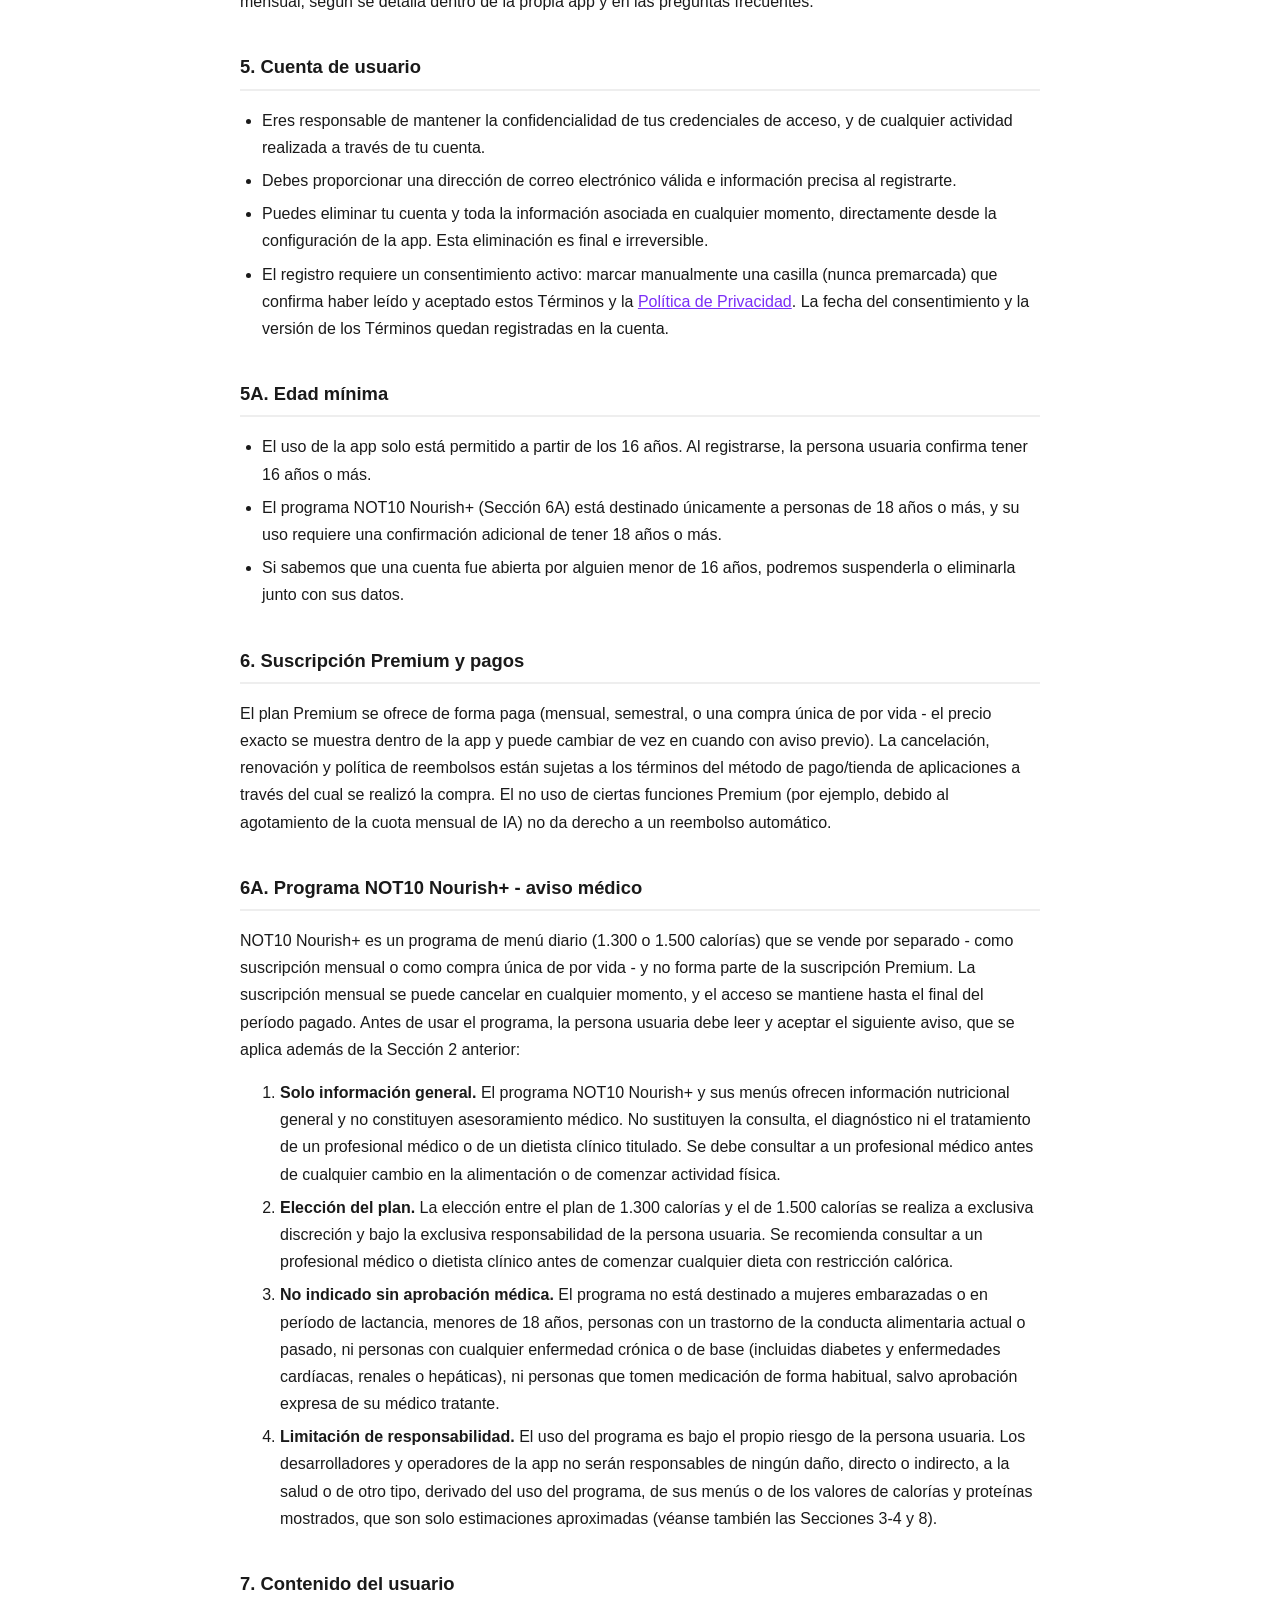
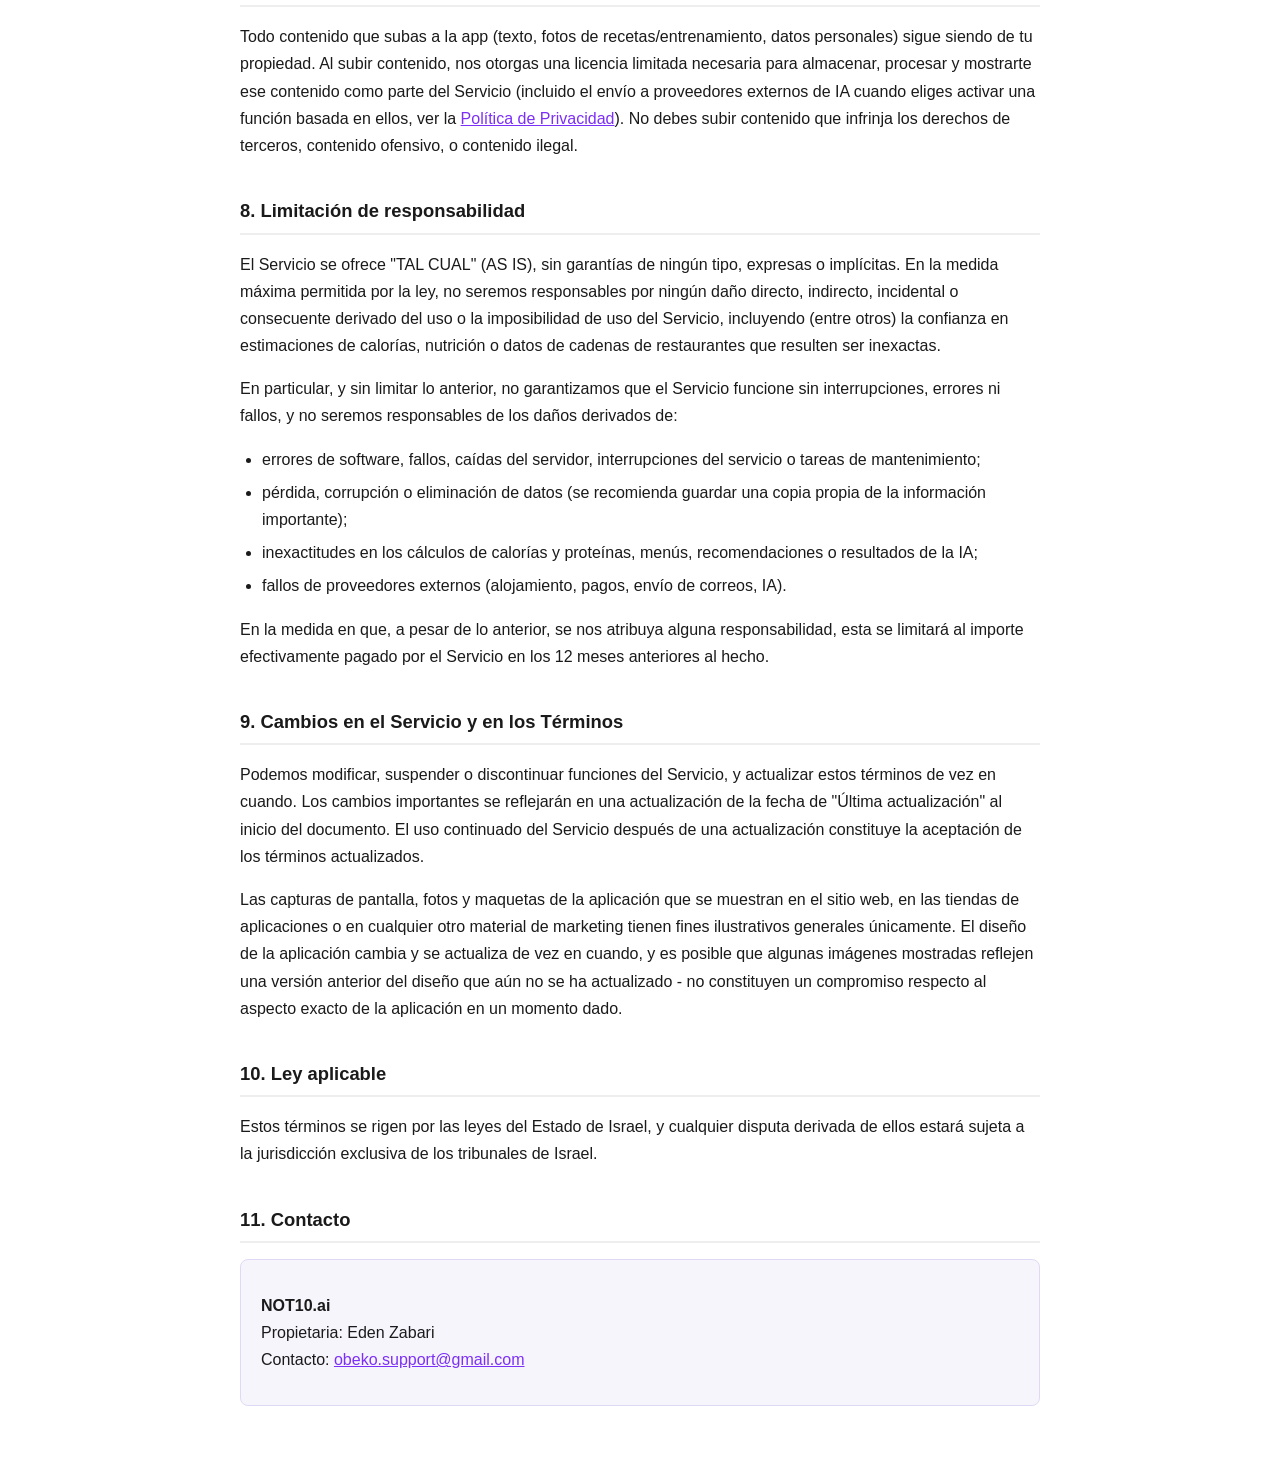
<file: terms-es.html>
<!DOCTYPE html>
<html lang="es" dir="ltr">
<head>
<meta charset="UTF-8">
<meta name="viewport" content="width=device-width, initial-scale=1.0">
<title>Términos de Uso - NOT10.ai</title>
<style>
  body { font-family: Arial, Helvetica, sans-serif; background:#ffffff; color:#1a1a1a; line-height:1.7; max-width:800px; margin:0 auto; padding:24px 20px 60px; }
  h1 { font-size:1.6rem; margin-bottom:4px; }
  .updated { color:#666; font-size:0.9rem; margin-bottom:32px; }
  h2 { font-size:1.15rem; margin-top:36px; border-bottom:2px solid #eee; padding-bottom:6px; }
  h3 { font-size:1rem; margin-top:20px; }
  ul { padding-inline-start:22px; }
  li { margin-bottom:6px; }
  a { color:#7b2ff7; }
  .contact-box { background:#f7f5fc; border:1px solid #e0d9f5; border-radius:8px; padding:16px 20px; margin-top:16px; }
</style>
</head>
<body>

<h1>Términos de Uso - NOT10.ai</h1>
<p class="updated">Última actualización: 4 de octubre de 2026</p>

<p>
Estos términos se aplican al uso de la aplicación <strong>NOT10.ai</strong> ("la App", "el Servicio"), operada por Eden
Zabari ("nosotros", "la propietaria"). El uso del Servicio - incluyendo la creación de una cuenta, el ingreso de datos, o
la compra de una suscripción Premium - constituye la aceptación total de estos términos. Si no estás de acuerdo con
alguno de estos términos, por favor abstente de usar el Servicio. Este documento busca complementar, no reemplazar, la
<a href="privacy-es.html">Política de Privacidad</a> y la <a href="accessibility-es.html">Declaración de Accesibilidad</a> de la App.
</p>

<h2>1. Descripción del Servicio</h2>
<p>
NOT10.ai es una aplicación de organización personal que combina un horario semanal, seguimiento de nutrición y calorías,
seguimiento de actividad física, gestión de ingresos/gastos, notas y metas personales. Algunas funciones (por ejemplo,
estimación de calorías basada en IA, escaneo de fotos, y otras funciones marcadas como tales) están disponibles solo con
un plan de suscripción pago ("Premium").
</p>

<h2>2. No es asesoramiento médico, nutricional ni financiero</h2>
<div style="background:#fff8e6; border:1px solid #f0dfa0; border-radius:8px; padding:14px 18px; margin-top:16px;">
<p>
<strong>La app no sustituye el asesoramiento profesional.</strong> Las estimaciones de calorías, la información
nutricional, los datos de entrenamiento y las recomendaciones que se muestran en la app - ya sea calculadas por un motor
interno fijo o por inteligencia artificial - son solo una herramienta de apoyo personal, y no constituyen asesoramiento
médico, nutricional, deportivo o financiero calificado. Antes de tomar decisiones relacionadas con tu salud, tu
alimentación o tu actividad física - especialmente si tienes una condición médica existente - consulta a un/a
profesional calificado/a (médico/a, dietista con licencia, etc.).
</p>
<p>
<strong>Todo menú, recomendación o cálculo de la app es solo información general.</strong> Consulta a un profesional médico antes
de cualquier cambio en la alimentación o de comenzar actividad física, especialmente durante el embarazo o la lactancia, con una
enfermedad crónica, si tomas medicación de forma habitual o con antecedentes de un trastorno de la conducta alimentaria.
</p>
</div>

<h2>3. Estimaciones de calorías y datos de cadenas de restaurantes</h2>
<p>
La app muestra dos tipos de estimaciones de calorías para los alimentos que ingresas como texto libre:
</p>
<ul>
  <li><strong>Estimación general</strong> - basada en una base de datos de alimentos interna y fija, según los ingredientes descritos del plato.</li>
  <li><strong>Datos de cadenas de restaurantes</strong> - cuando se identifica el nombre de un plato de marca reconocido (por ejemplo, "Big Mac"), se muestra el valor calórico y nutricional promedio por plato publicado por la propia cadena.</li>
</ul>
<p>
Ambos tipos están destinados a proporcionar solo una estimación. Los valores reales pueden variar según el tamaño de la
porción, cambios en las recetas, diferencias de preparación entre sucursales, o adiciones personales. <strong>La app no
es responsable de los cambios en los valores publicados por las cadenas</strong>, y no garantiza una precisión absoluta
para ninguna estimación de calorías, ya sea local o basada en IA.
</p>

<h2>4. Funciones basadas en inteligencia artificial (IA)</h2>
<p>
Algunas funciones Premium (estimación inteligente de calorías, escaneo de fotos de recetas escritas, interpretación de
solicitudes de horario) utilizan un modelo de inteligencia artificial externo (Anthropic/Claude) para analizar el texto o
la imagen que proporcionas. Los resultados de la IA son estimaciones computarizadas y no se garantiza que sean precisos o
completos - eres responsable de revisar y corregir cualquier dato completado automáticamente antes de guardarlo. El uso
de estas funciones está sujeto a una cuota de uso mensual, según se detalla dentro de la propia app y en las preguntas
frecuentes.
</p>

<h2>5. Cuenta de usuario</h2>
<ul>
  <li>Eres responsable de mantener la confidencialidad de tus credenciales de acceso, y de cualquier actividad realizada a través de tu cuenta.</li>
  <li>Debes proporcionar una dirección de correo electrónico válida e información precisa al registrarte.</li>
  <li>Puedes eliminar tu cuenta y toda la información asociada en cualquier momento, directamente desde la configuración de la app. Esta eliminación es final e irreversible.</li>
  <li>El registro requiere un consentimiento activo: marcar manualmente una casilla (nunca premarcada) que confirma haber leído y aceptado estos Términos y la <a href="privacy-es.html">Política de Privacidad</a>. La fecha del consentimiento y la versión de los Términos quedan registradas en la cuenta.</li>
</ul>

<h2 id="age">5A. Edad mínima</h2>
<ul>
  <li>El uso de la app solo está permitido a partir de los 16 años. Al registrarse, la persona usuaria confirma tener 16 años o más.</li>
  <li>El programa NOT10 Nourish+ (Sección 6A) está destinado únicamente a personas de 18 años o más, y su uso requiere una confirmación adicional de tener 18 años o más.</li>
  <li>Si sabemos que una cuenta fue abierta por alguien menor de 16 años, podremos suspenderla o eliminarla junto con sus datos.</li>
</ul>

<h2>6. Suscripción Premium y pagos</h2>
<p>
El plan Premium se ofrece de forma paga (mensual, semestral, o una compra única de por vida - el precio exacto se muestra
dentro de la app y puede cambiar de vez en cuando con aviso previo). La cancelación, renovación y política de reembolsos
están sujetas a los términos del método de pago/tienda de aplicaciones a través del cual se realizó la compra. El no uso
de ciertas funciones Premium (por ejemplo, debido al agotamiento de la cuota mensual de IA) no da derecho a un reembolso
automático.
</p>

<h2 id="new-me-disclaimer">6A. Programa NOT10 Nourish+ - aviso médico</h2>
<p>
NOT10 Nourish+ es un programa de menú diario (1.300 o 1.500 calorías) que se vende por separado - como suscripción mensual o como
compra única de por vida - y no forma parte de la suscripción Premium. La suscripción mensual se puede cancelar en cualquier
momento, y el acceso se mantiene hasta el final del período pagado. Antes de usar el programa, la persona usuaria debe leer y aceptar el siguiente aviso, que se
aplica además de la Sección 2 anterior:
</p>
<div class="note-box">
<ol>
  <li><strong>Solo información general.</strong> El programa NOT10 Nourish+ y sus menús ofrecen información nutricional general y no
  constituyen asesoramiento médico. No sustituyen la consulta, el diagnóstico ni el tratamiento de un profesional médico o de un
  dietista clínico titulado. Se debe consultar a un profesional médico antes de cualquier cambio en la alimentación o de comenzar actividad física.</li>
  <li><strong>Elección del plan.</strong> La elección entre el plan de 1.300 calorías y el de 1.500 calorías se realiza a exclusiva
  discreción y bajo la exclusiva responsabilidad de la persona usuaria. Se recomienda consultar a un profesional médico o dietista
  clínico antes de comenzar cualquier dieta con restricción calórica.</li>
  <li><strong>No indicado sin aprobación médica.</strong> El programa no está destinado a mujeres embarazadas o en período de
  lactancia, menores de 18 años, personas con un trastorno de la conducta alimentaria actual o pasado, ni personas con cualquier
  enfermedad crónica o de base (incluidas diabetes y enfermedades cardíacas, renales o hepáticas), ni personas que tomen medicación
  de forma habitual, salvo aprobación expresa de su médico tratante.</li>
  <li><strong>Limitación de responsabilidad.</strong> El uso del programa es bajo el propio riesgo de la persona usuaria. Los
  desarrolladores y operadores de la app no serán responsables de ningún daño, directo o indirecto, a la salud o de otro tipo,
  derivado del uso del programa, de sus menús o de los valores de calorías y proteínas mostrados, que son solo estimaciones
  aproximadas (véanse también las Secciones 3-4 y 8).</li>
</ol>
</div>

<h2>7. Contenido del usuario</h2>
<p>
Todo contenido que subas a la app (texto, fotos de recetas/entrenamiento, datos personales) sigue siendo de tu propiedad.
Al subir contenido, nos otorgas una licencia limitada necesaria para almacenar, procesar y mostrarte ese contenido como
parte del Servicio (incluido el envío a proveedores externos de IA cuando eliges activar una función basada en ellos, ver
la <a href="privacy-es.html">Política de Privacidad</a>). No debes subir contenido que infrinja los derechos de terceros,
contenido ofensivo, o contenido ilegal.
</p>

<h2>8. Limitación de responsabilidad</h2>
<p>
El Servicio se ofrece "TAL CUAL" (AS IS), sin garantías de ningún tipo, expresas o implícitas. En la medida máxima
permitida por la ley, no seremos responsables por ningún daño directo, indirecto, incidental o consecuente derivado del
uso o la imposibilidad de uso del Servicio, incluyendo (entre otros) la confianza en estimaciones de calorías, nutrición
o datos de cadenas de restaurantes que resulten ser inexactas.
</p>
<p>
En particular, y sin limitar lo anterior, no garantizamos que el Servicio funcione sin interrupciones, errores ni fallos, y no
seremos responsables de los daños derivados de:
</p>
<ul>
  <li>errores de software, fallos, caídas del servidor, interrupciones del servicio o tareas de mantenimiento;</li>
  <li>pérdida, corrupción o eliminación de datos (se recomienda guardar una copia propia de la información importante);</li>
  <li>inexactitudes en los cálculos de calorías y proteínas, menús, recomendaciones o resultados de la IA;</li>
  <li>fallos de proveedores externos (alojamiento, pagos, envío de correos, IA).</li>
</ul>
<p>
En la medida en que, a pesar de lo anterior, se nos atribuya alguna responsabilidad, esta se limitará al importe efectivamente
pagado por el Servicio en los 12 meses anteriores al hecho.
</p>

<h2>9. Cambios en el Servicio y en los Términos</h2>
<p>
Podemos modificar, suspender o discontinuar funciones del Servicio, y actualizar estos términos de vez en cuando. Los
cambios importantes se reflejarán en una actualización de la fecha de "Última actualización" al inicio del documento. El
uso continuado del Servicio después de una actualización constituye la aceptación de los términos actualizados.
</p>
<p>
Las capturas de pantalla, fotos y maquetas de la aplicación que se muestran en el sitio web, en las tiendas de
aplicaciones o en cualquier otro material de marketing tienen fines ilustrativos generales únicamente. El diseño de la
aplicación cambia y se actualiza de vez en cuando, y es posible que algunas imágenes mostradas reflejen una versión
anterior del diseño que aún no se ha actualizado - no constituyen un compromiso respecto al aspecto exacto de la
aplicación en un momento dado.
</p>

<h2>10. Ley aplicable</h2>
<p>
Estos términos se rigen por las leyes del Estado de Israel, y cualquier disputa derivada de ellos estará sujeta a la
jurisdicción exclusiva de los tribunales de Israel.
</p>

<h2>11. Contacto</h2>
<div class="contact-box">
  <p><strong>NOT10.ai</strong><br>
  Propietaria: Eden Zabari<br>
  Contacto: <a href="mailto:obeko.support@gmail.com">obeko.support@gmail.com</a></p>
</div>

</body>
</html>
</file>
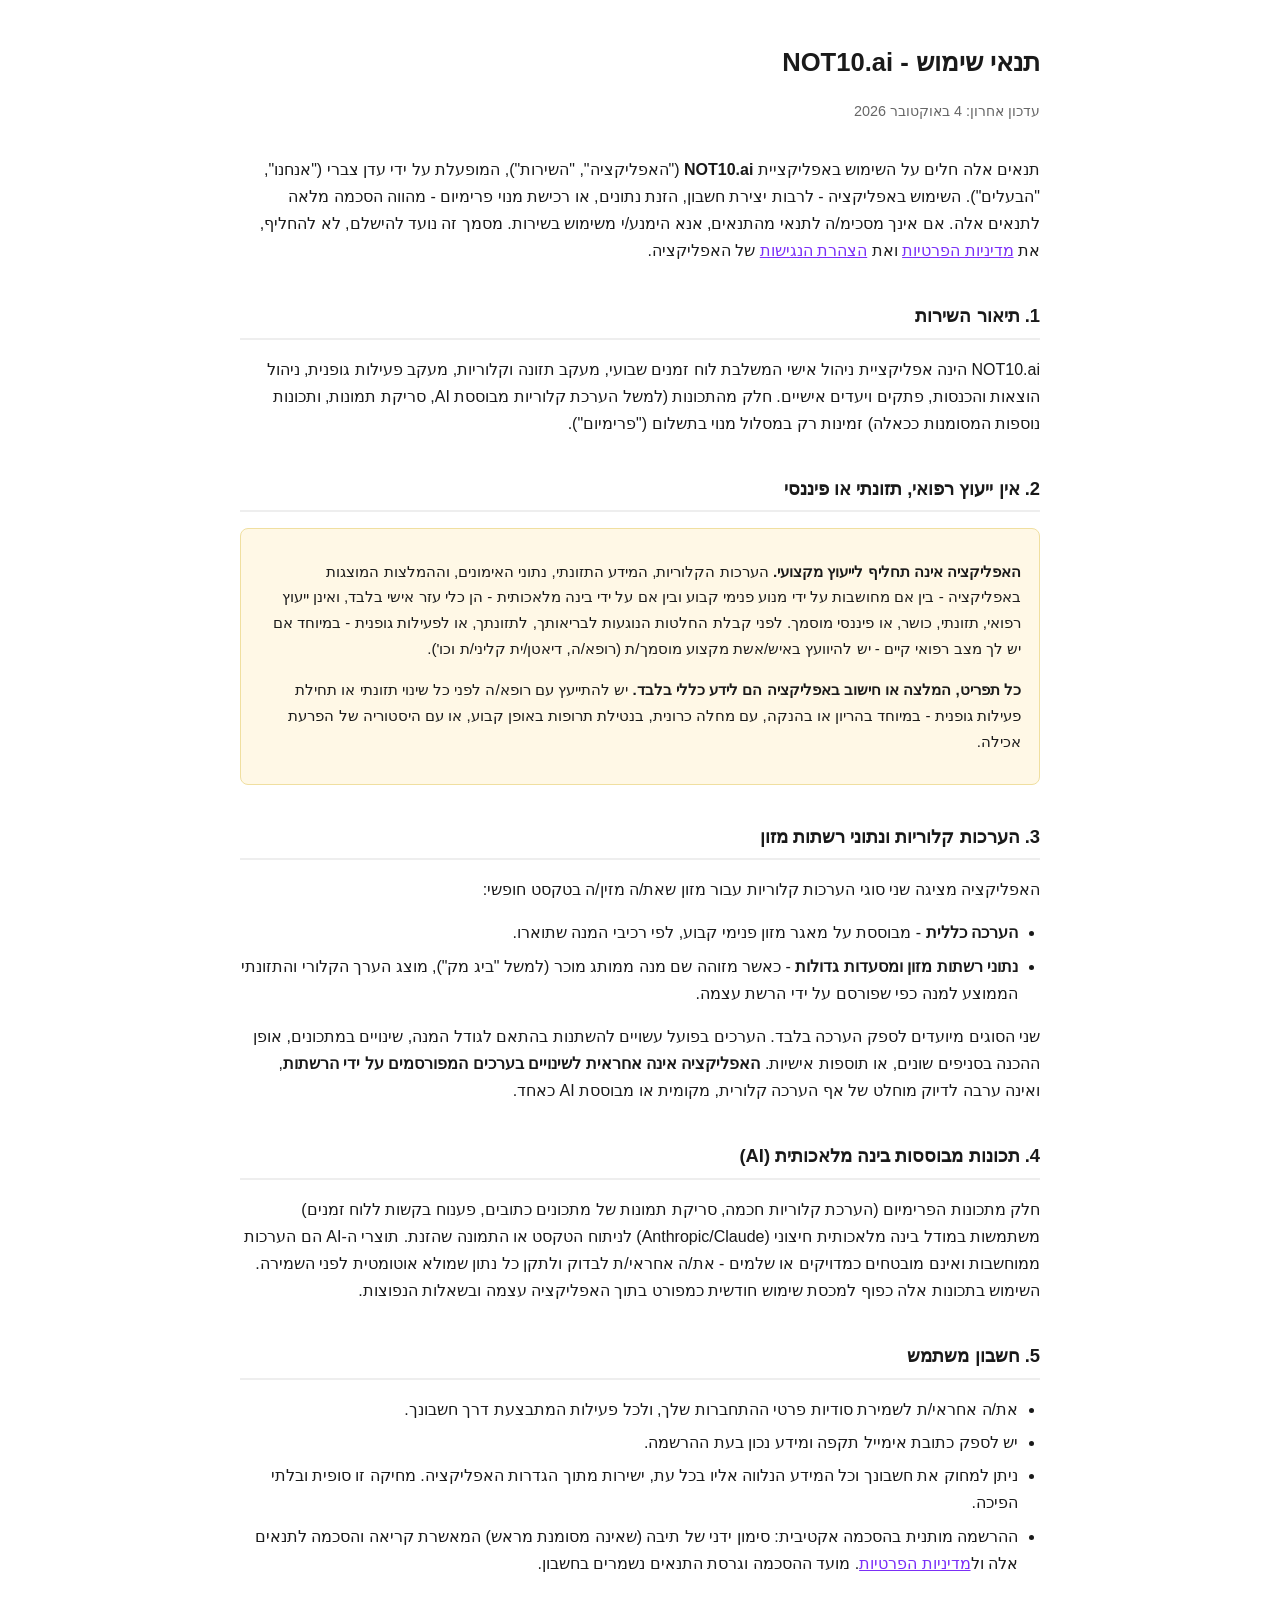
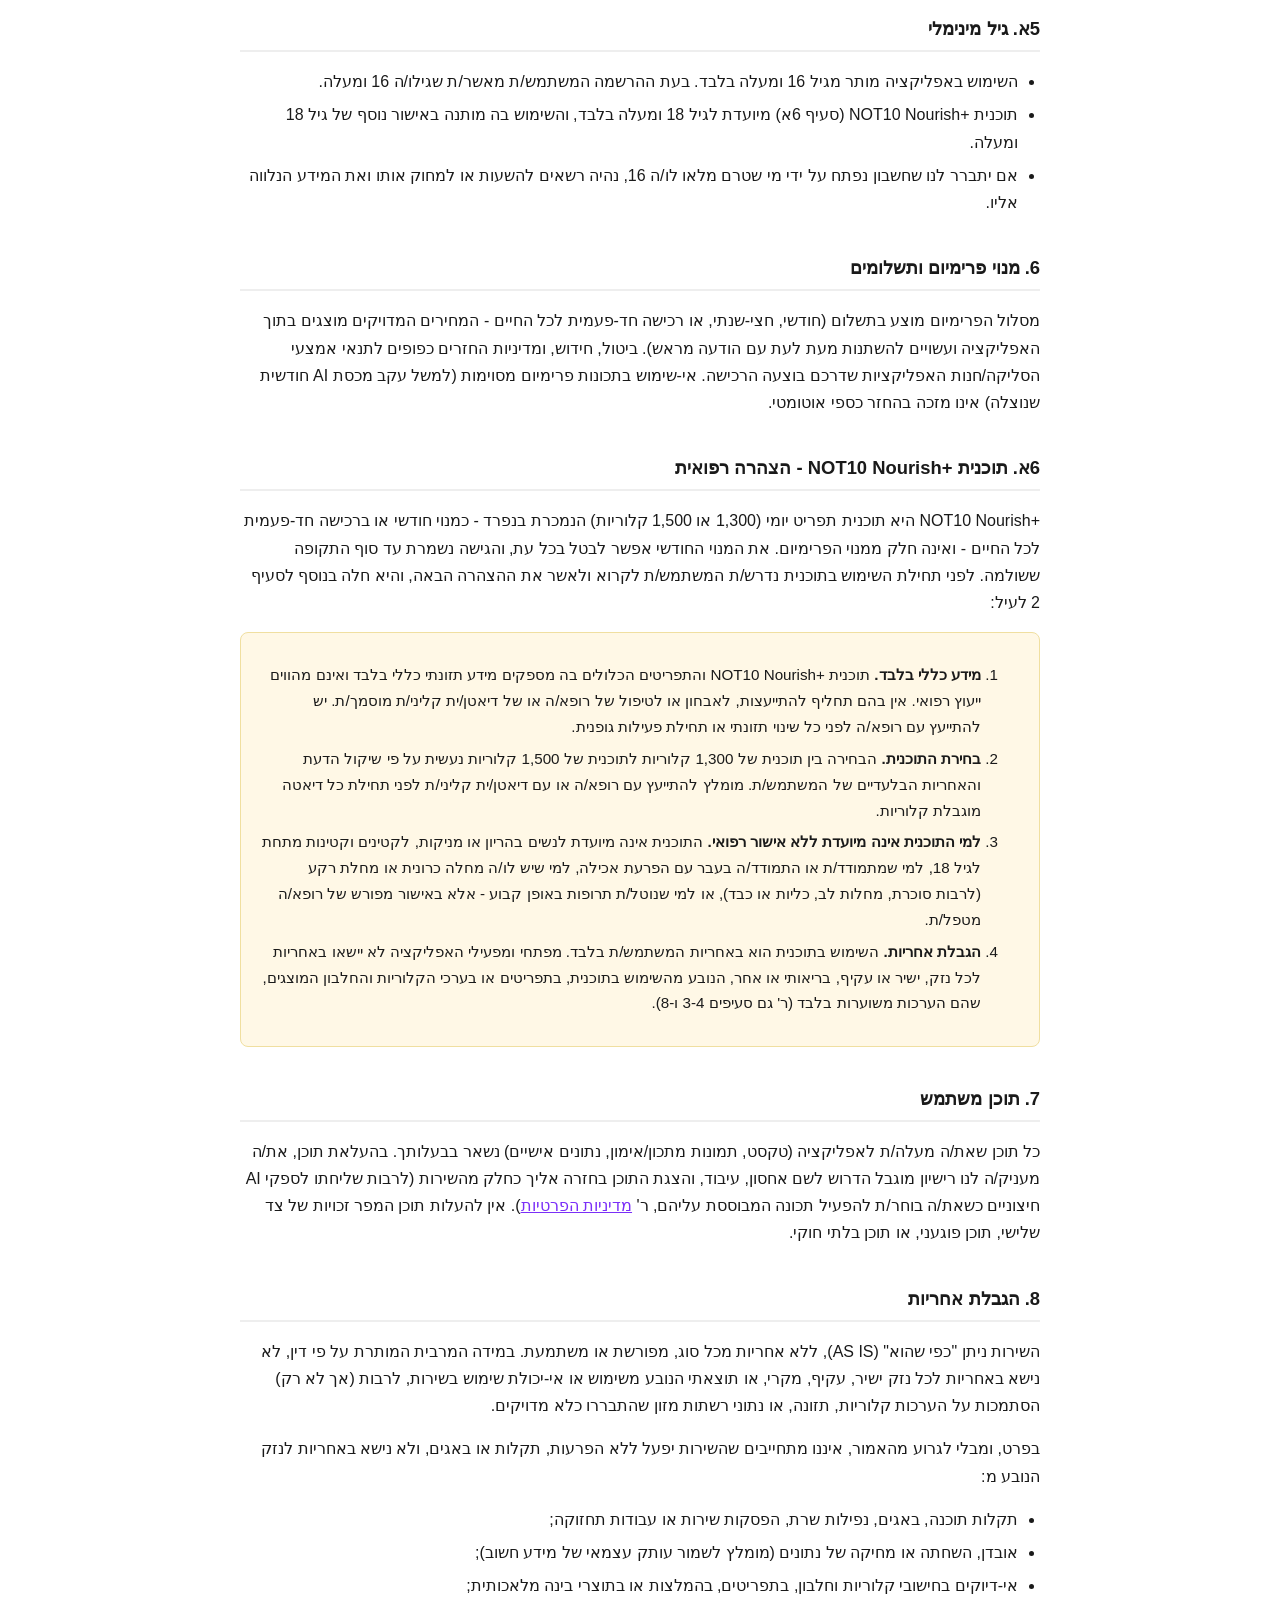
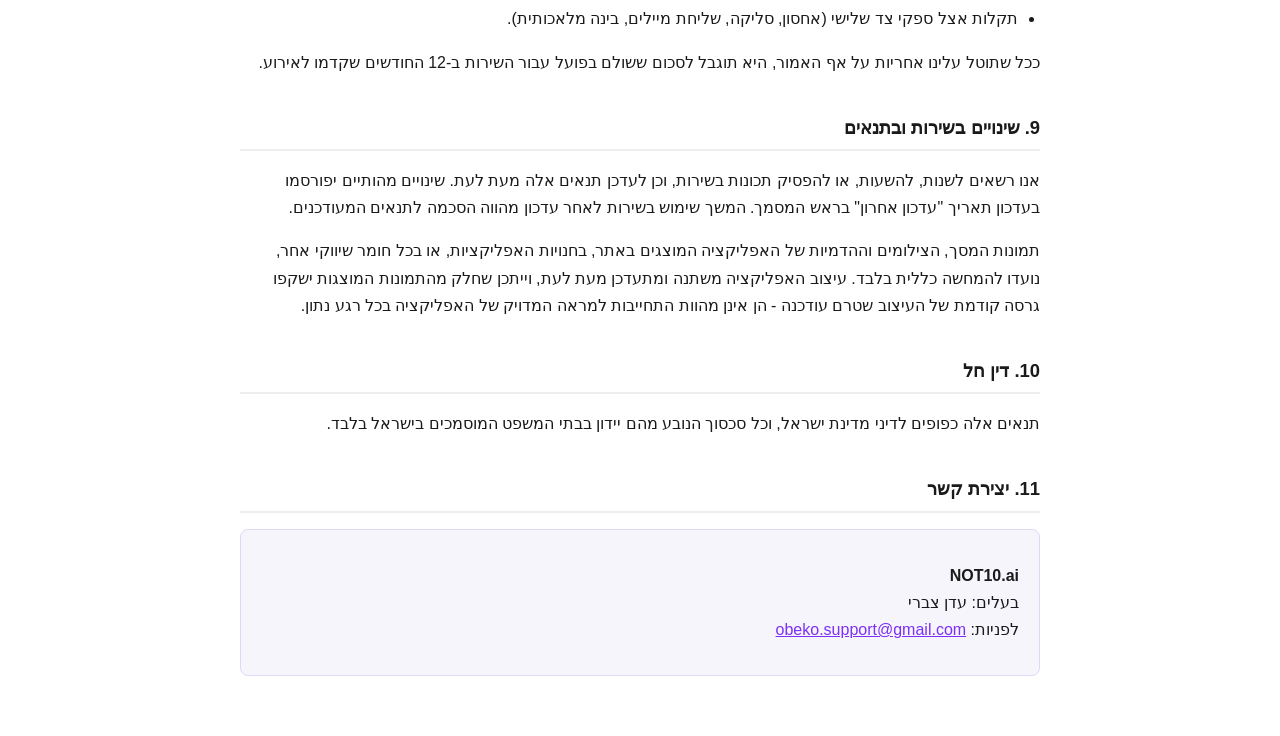
<file: terms.html>
<!DOCTYPE html>
<html lang="he" dir="rtl">
<head>
<meta charset="UTF-8">
<meta name="viewport" content="width=device-width, initial-scale=1.0">
<title>תנאי שימוש - NOT10.ai</title>
<style>
  body { font-family: Arial, Helvetica, sans-serif; background:#ffffff; color:#1a1a1a; line-height:1.7; max-width:800px; margin:0 auto; padding:24px 20px 60px; }
  h1 { font-size:1.6rem; margin-bottom:4px; }
  .updated { color:#666; font-size:0.9rem; margin-bottom:32px; }
  h2 { font-size:1.15rem; margin-top:36px; border-bottom:2px solid #eee; padding-bottom:6px; }
  h3 { font-size:1rem; margin-top:20px; }
  ul { padding-inline-start:22px; }
  li { margin-bottom:6px; }
  a { color:#7b2ff7; }
  .contact-box { background:#f7f5fc; border:1px solid #e0d9f5; border-radius:8px; padding:16px 20px; margin-top:16px; }
  .note-box { background:#fff8e6; border:1px solid #f0dfa0; border-radius:8px; padding:14px 18px; margin-top:16px; font-size:0.95rem; }
</style>
</head>
<body>

<h1>תנאי שימוש - NOT10.ai</h1>
<p class="updated">עדכון אחרון: 4 באוקטובר 2026</p>

<p>
תנאים אלה חלים על השימוש באפליקציית <strong>NOT10.ai</strong> ("האפליקציה", "השירות"), המופעלת על ידי עדן צברי ("אנחנו", "הבעלים").
השימוש באפליקציה - לרבות יצירת חשבון, הזנת נתונים, או רכישת מנוי פרימיום - מהווה הסכמה מלאה לתנאים אלה. אם אינך מסכימ/ה לתנאי
מהתנאים, אנא הימנע/י משימוש בשירות. מסמך זה נועד להישלם, לא להחליף, את
<a href="privacy.html">מדיניות הפרטיות</a> ואת <a href="accessibility.html">הצהרת הנגישות</a> של האפליקציה.
</p>

<h2>1. תיאור השירות</h2>
<p>
NOT10.ai הינה אפליקציית ניהול אישי המשלבת לוח זמנים שבועי, מעקב תזונה וקלוריות, מעקב פעילות גופנית, ניהול הוצאות והכנסות,
פתקים ויעדים אישיים. חלק מהתכונות (למשל הערכת קלוריות מבוססת AI, סריקת תמונות, ותכונות נוספות המסומנות ככאלה) זמינות
רק במסלול מנוי בתשלום ("פרימיום").
</p>

<h2>2. אין ייעוץ רפואי, תזונתי או פיננסי</h2>
<div class="note-box">
<p>
<strong>האפליקציה אינה תחליף לייעוץ מקצועי.</strong> הערכות הקלוריות, המידע התזונתי, נתוני האימונים, וההמלצות המוצגות
באפליקציה - בין אם מחושבות על ידי מנוע פנימי קבוע ובין אם על ידי בינה מלאכותית - הן כלי עזר אישי בלבד, ואינן ייעוץ רפואי,
תזונתי, כושר, או פיננסי מוסמך. לפני קבלת החלטות הנוגעות לבריאותך, לתזונתך, או לפעילות גופנית - במיוחד אם יש לך מצב
רפואי קיים - יש להיוועץ באיש/אשת מקצוע מוסמך/ת (רופא/ה, דיאטן/ית קליני/ת וכו').
</p>
<p>
<strong>כל תפריט, המלצה או חישוב באפליקציה הם לידע כללי בלבד.</strong> יש להתייעץ עם רופא/ה לפני כל שינוי תזונתי או תחילת
פעילות גופנית - במיוחד בהריון או בהנקה, עם מחלה כרונית, בנטילת תרופות באופן קבוע, או עם היסטוריה של הפרעת אכילה.
</p>
</div>

<h2>3. הערכות קלוריות ונתוני רשתות מזון</h2>
<p>
האפליקציה מציגה שני סוגי הערכות קלוריות עבור מזון שאת/ה מזין/ה בטקסט חופשי:
</p>
<ul>
  <li><strong>הערכה כללית</strong> - מבוססת על מאגר מזון פנימי קבוע, לפי רכיבי המנה שתוארו.</li>
  <li><strong>נתוני רשתות מזון ומסעדות גדולות</strong> - כאשר מזוהה שם מנה ממותג מוכר (למשל "ביג מק"), מוצג הערך הקלורי
  והתזונתי הממוצע למנה כפי שפורסם על ידי הרשת עצמה.</li>
</ul>
<p>
שני הסוגים מיועדים לספק הערכה בלבד. הערכים בפועל עשויים להשתנות בהתאם לגודל המנה, שינויים במתכונים, אופן ההכנה בסניפים
שונים, או תוספות אישיות. <strong>האפליקציה אינה אחראית לשינויים בערכים המפורסמים על ידי הרשתות</strong>, ואינה ערבה לדיוק
מוחלט של אף הערכה קלורית, מקומית או מבוססת AI כאחד.
</p>

<h2>4. תכונות מבוססות בינה מלאכותית (AI)</h2>
<p>
חלק מתכונות הפרימיום (הערכת קלוריות חכמה, סריקת תמונות של מתכונים כתובים, פענוח בקשות ללוח זמנים) משתמשות במודל בינה
מלאכותית חיצוני (Anthropic/Claude) לניתוח הטקסט או התמונה שהזנת. תוצרי ה-AI הם הערכות ממוחשבות ואינם מובטחים כמדויקים
או שלמים - את/ה אחראי/ת לבדוק ולתקן כל נתון שמולא אוטומטית לפני השמירה. השימוש בתכונות אלה כפוף למכסת שימוש חודשית
כמפורט בתוך האפליקציה עצמה ובשאלות הנפוצות.
</p>

<h2>5. חשבון משתמש</h2>
<ul>
  <li>את/ה אחראי/ת לשמירת סודיות פרטי ההתחברות שלך, ולכל פעילות המתבצעת דרך חשבונך.</li>
  <li>יש לספק כתובת אימייל תקפה ומידע נכון בעת ההרשמה.</li>
  <li>ניתן למחוק את חשבונך וכל המידע הנלווה אליו בכל עת, ישירות מתוך הגדרות האפליקציה. מחיקה זו סופית ובלתי הפיכה.</li>
  <li>ההרשמה מותנית בהסכמה אקטיבית: סימון ידני של תיבה (שאינה מסומנת מראש) המאשרת קריאה והסכמה לתנאים אלה ול<a href="privacy.html">מדיניות הפרטיות</a>. מועד ההסכמה וגרסת התנאים נשמרים בחשבון.</li>
</ul>

<h2 id="age">5א. גיל מינימלי</h2>
<ul>
  <li>השימוש באפליקציה מותר מגיל 16 ומעלה בלבד. בעת ההרשמה המשתמש/ת מאשר/ת שגילו/ה 16 ומעלה.</li>
  <li>תוכנית NOT10 Nourish+&lrm; (סעיף 6א) מיועדת לגיל 18 ומעלה בלבד, והשימוש בה מותנה באישור נוסף של גיל 18 ומעלה.</li>
  <li>אם יתברר לנו שחשבון נפתח על ידי מי שטרם מלאו לו/ה 16, נהיה רשאים להשעות או למחוק אותו ואת המידע הנלווה אליו.</li>
</ul>

<h2>6. מנוי פרימיום ותשלומים</h2>
<p>
מסלול הפרימיום מוצע בתשלום (חודשי, חצי-שנתי, או רכישה חד-פעמית לכל החיים - המחירים המדויקים מוצגים בתוך האפליקציה
ועשויים להשתנות מעת לעת עם הודעה מראש). ביטול, חידוש, ומדיניות החזרים כפופים לתנאי אמצעי הסליקה/חנות האפליקציות
שדרכם בוצעה הרכישה. אי-שימוש בתכונות פרימיום מסוימות (למשל עקב מכסת AI חודשית שנוצלה) אינו מזכה בהחזר כספי אוטומטי.
</p>

<h2 id="new-me-disclaimer">6א. תוכנית NOT10 Nourish+&lrm; - הצהרה רפואית</h2>
<p>
NOT10 Nourish+&lrm; היא תוכנית תפריט יומי (1,300 או 1,500 קלוריות) הנמכרת בנפרד - כמנוי חודשי או ברכישה חד-פעמית לכל החיים - ואינה חלק ממנוי
הפרימיום. את המנוי החודשי אפשר לבטל בכל עת, והגישה נשמרת עד סוף התקופה ששולמה. לפני תחילת
השימוש בתוכנית נדרש/ת המשתמש/ת לקרוא ולאשר את ההצהרה הבאה, והיא חלה בנוסף לסעיף 2 לעיל:
</p>
<div class="note-box">
<ol>
  <li><strong>מידע כללי בלבד.</strong> תוכנית NOT10 Nourish+&lrm; והתפריטים הכלולים בה מספקים מידע תזונתי כללי בלבד ואינם מהווים ייעוץ רפואי.
  אין בהם תחליף להתייעצות, לאבחון או לטיפול של רופא/ה או של דיאטן/ית קליני/ת מוסמך/ת. יש להתייעץ עם רופא/ה לפני כל שינוי תזונתי או
  תחילת פעילות גופנית.</li>
  <li><strong>בחירת התוכנית.</strong> הבחירה בין תוכנית של 1,300 קלוריות לתוכנית של 1,500 קלוריות נעשית על פי שיקול הדעת והאחריות
  הבלעדיים של המשתמש/ת. מומלץ להתייעץ עם רופא/ה או עם דיאטן/ית קליני/ת לפני תחילת כל דיאטה מוגבלת קלוריות.</li>
  <li><strong>למי התוכנית אינה מיועדת ללא אישור רפואי.</strong> התוכנית אינה מיועדת לנשים בהריון או מניקות, לקטינים וקטינות מתחת
  לגיל 18, למי שמתמודד/ת או התמודד/ה בעבר עם הפרעת אכילה, למי שיש לו/ה מחלה כרונית או מחלת רקע (לרבות סוכרת, מחלות לב,
  כליות או כבד), או למי שנוטל/ת תרופות באופן קבוע - אלא באישור מפורש של רופא/ה מטפל/ת.</li>
  <li><strong>הגבלת אחריות.</strong> השימוש בתוכנית הוא באחריות המשתמש/ת בלבד. מפתחי ומפעילי האפליקציה לא יישאו באחריות לכל נזק,
  ישיר או עקיף, בריאותי או אחר, הנובע מהשימוש בתוכנית, בתפריטים או בערכי הקלוריות והחלבון המוצגים, שהם הערכות משוערות
  בלבד (ר' גם סעיפים 3-4 ו-8).</li>
</ol>
</div>

<h2>7. תוכן משתמש</h2>
<p>
כל תוכן שאת/ה מעלה/ת לאפליקציה (טקסט, תמונות מתכון/אימון, נתונים אישיים) נשאר בבעלותך. בהעלאת תוכן, את/ה מעניק/ה
לנו רישיון מוגבל הדרוש לשם אחסון, עיבוד, והצגת התוכן בחזרה אליך כחלק מהשירות (לרבות שליחתו לספקי AI חיצוניים כשאת/ה
בוחר/ת להפעיל תכונה המבוססת עליהם, ר' <a href="privacy.html">מדיניות הפרטיות</a>). אין להעלות תוכן המפר זכויות של צד
שלישי, תוכן פוגעני, או תוכן בלתי חוקי.
</p>

<h2>8. הגבלת אחריות</h2>
<p>
השירות ניתן "כפי שהוא" (AS IS), ללא אחריות מכל סוג, מפורשת או משתמעת. במידה המרבית המותרת על פי דין, לא נישא באחריות
לכל נזק ישיר, עקיף, מקרי, או תוצאתי הנובע משימוש או אי-יכולת שימוש בשירות, לרבות (אך לא רק) הסתמכות על הערכות קלוריות,
תזונה, או נתוני רשתות מזון שהתבררו כלא מדויקים.
</p>
<p>
בפרט, ומבלי לגרוע מהאמור, איננו מתחייבים שהשירות יפעל ללא הפרעות, תקלות או באגים, ולא נישא באחריות לנזק הנובע מ:
</p>
<ul>
  <li>תקלות תוכנה, באגים, נפילות שרת, הפסקות שירות או עבודות תחזוקה;</li>
  <li>אובדן, השחתה או מחיקה של נתונים (מומלץ לשמור עותק עצמאי של מידע חשוב);</li>
  <li>אי-דיוקים בחישובי קלוריות וחלבון, בתפריטים, בהמלצות או בתוצרי בינה מלאכותית;</li>
  <li>תקלות אצל ספקי צד שלישי (אחסון, סליקה, שליחת מיילים, בינה מלאכותית).</li>
</ul>
<p>
ככל שתוטל עלינו אחריות על אף האמור, היא תוגבל לסכום ששולם בפועל עבור השירות ב-12 החודשים שקדמו לאירוע.
</p>

<h2>9. שינויים בשירות ובתנאים</h2>
<p>
אנו רשאים לשנות, להשעות, או להפסיק תכונות בשירות, וכן לעדכן תנאים אלה מעת לעת. שינויים מהותיים יפורסמו בעדכון תאריך
"עדכון אחרון" בראש המסמך. המשך שימוש בשירות לאחר עדכון מהווה הסכמה לתנאים המעודכנים.
</p>
<p>
תמונות המסך, הצילומים וההדמיות של האפליקציה המוצגים באתר, בחנויות האפליקציות, או בכל חומר שיווקי אחר, נועדו להמחשה
כללית בלבד. עיצוב האפליקציה משתנה ומתעדכן מעת לעת, וייתכן שחלק מהתמונות המוצגות ישקפו גרסה קודמת של העיצוב שטרם
עודכנה - הן אינן מהוות התחייבות למראה המדויק של האפליקציה בכל רגע נתון.
</p>

<h2>10. דין חל</h2>
<p>
תנאים אלה כפופים לדיני מדינת ישראל, וכל סכסוך הנובע מהם יידון בבתי המשפט המוסמכים בישראל בלבד.
</p>

<h2>11. יצירת קשר</h2>
<div class="contact-box">
  <p><strong>NOT10.ai</strong><br>
  בעלים: עדן צברי<br>
  לפניות: <a href="mailto:obeko.support@gmail.com">obeko.support@gmail.com</a></p>
</div>

</body>
</html>
</file>
<file: fonts-goal.css>
/* Self-hosted Google Fonts (SIL Open Font License 1.1 - see fonts/OFL-*.txt). Downloaded 2026-11-26 so the app opens fast in every country,
   including where Google is slow or blocked. Each face has a unicode-range, so a phone downloads only the scripts it shows. */
/* arabic */
@font-face {
  font-family: 'Rubik';
  font-style: normal;
  font-weight: 400;
  font-display: swap;
  src: url(fonts/rubik-iJWKBXyIfDnIV7nErXyi0A.woff2) format('woff2');
  unicode-range: U+0600-06FF, U+0750-077F, U+0870-0891, U+0897-08E1, U+08E3-08FF, U+200C-200E, U+2010-2011, U+204F, U+2E41, U+FB50-FDFF, U+FE70-FE74, U+FE76-FEFC, U+102E0-102FB, U+10E60-10E7E, U+10EC2-10EC7, U+10EC9-10EEE, U+10EF0-10EFF, U+1EE00-1EE03, U+1EE05-1EE1F, U+1EE21-1EE22, U+1EE24, U+1EE27, U+1EE29-1EE32, U+1EE34-1EE37, U+1EE39, U+1EE3B, U+1EE42, U+1EE47, U+1EE49, U+1EE4B, U+1EE4D-1EE4F, U+1EE51-1EE52, U+1EE54, U+1EE57, U+1EE59, U+1EE5B, U+1EE5D, U+1EE5F, U+1EE61-1EE62, U+1EE64, U+1EE67-1EE6A, U+1EE6C-1EE72, U+1EE74-1EE77, U+1EE79-1EE7C, U+1EE7E, U+1EE80-1EE89, U+1EE8B-1EE9B, U+1EEA1-1EEA3, U+1EEA5-1EEA9, U+1EEAB-1EEBB, U+1EEF0-1EEF1;
}
/* cyrillic-ext */
@font-face {
  font-family: 'Rubik';
  font-style: normal;
  font-weight: 400;
  font-display: swap;
  src: url(fonts/rubik-iJWKBXyIfDnIV7nMrXyi0A.woff2) format('woff2');
  unicode-range: U+0460-052F, U+1C80-1C8A, U+20B4, U+2DE0-2DFF, U+A640-A69F, U+FE2E-FE2F;
}
/* cyrillic */
@font-face {
  font-family: 'Rubik';
  font-style: normal;
  font-weight: 400;
  font-display: swap;
  src: url(fonts/rubik-iJWKBXyIfDnIV7nFrXyi0A.woff2) format('woff2');
  unicode-range: U+0301, U+0400-045F, U+0490-0491, U+04B0-04B1, U+2116;
}
/* hebrew */
@font-face {
  font-family: 'Rubik';
  font-style: normal;
  font-weight: 400;
  font-display: swap;
  src: url(fonts/rubik-iJWKBXyIfDnIV7nDrXyi0A.woff2) format('woff2');
  unicode-range: U+0307-0308, U+0590-05FF, U+200C-2010, U+20AA, U+25CC, U+FB1D-FB4F;
}
/* latin-ext */
@font-face {
  font-family: 'Rubik';
  font-style: normal;
  font-weight: 400;
  font-display: swap;
  src: url(fonts/rubik-iJWKBXyIfDnIV7nPrXyi0A.woff2) format('woff2');
  unicode-range: U+0100-02BA, U+02BD-02C5, U+02C7-02CC, U+02CE-02D7, U+02DD-02FF, U+0304, U+0308, U+0329, U+1D00-1DBF, U+1E00-1E9F, U+1EF2-1EFF, U+2020, U+20A0-20AB, U+20AD-20C4, U+2113, U+2C60-2C7F, U+A720-A7FF;
}
/* latin */
@font-face {
  font-family: 'Rubik';
  font-style: normal;
  font-weight: 400;
  font-display: swap;
  src: url(fonts/rubik-iJWKBXyIfDnIV7nBrXw.woff2) format('woff2');
  unicode-range: U+0000-00FF, U+0131, U+0152-0153, U+02BB-02BC, U+02C6, U+02DA, U+02DC, U+0304, U+0308, U+0329, U+2000-206F, U+20AC, U+2122, U+2191, U+2193, U+2212, U+2215, U+FEFF, U+FFFD;
}
/* arabic */
@font-face {
  font-family: 'Rubik';
  font-style: normal;
  font-weight: 600;
  font-display: swap;
  src: url(fonts/rubik-iJWKBXyIfDnIV7nErXyi0A.woff2) format('woff2');
  unicode-range: U+0600-06FF, U+0750-077F, U+0870-0891, U+0897-08E1, U+08E3-08FF, U+200C-200E, U+2010-2011, U+204F, U+2E41, U+FB50-FDFF, U+FE70-FE74, U+FE76-FEFC, U+102E0-102FB, U+10E60-10E7E, U+10EC2-10EC7, U+10EC9-10EEE, U+10EF0-10EFF, U+1EE00-1EE03, U+1EE05-1EE1F, U+1EE21-1EE22, U+1EE24, U+1EE27, U+1EE29-1EE32, U+1EE34-1EE37, U+1EE39, U+1EE3B, U+1EE42, U+1EE47, U+1EE49, U+1EE4B, U+1EE4D-1EE4F, U+1EE51-1EE52, U+1EE54, U+1EE57, U+1EE59, U+1EE5B, U+1EE5D, U+1EE5F, U+1EE61-1EE62, U+1EE64, U+1EE67-1EE6A, U+1EE6C-1EE72, U+1EE74-1EE77, U+1EE79-1EE7C, U+1EE7E, U+1EE80-1EE89, U+1EE8B-1EE9B, U+1EEA1-1EEA3, U+1EEA5-1EEA9, U+1EEAB-1EEBB, U+1EEF0-1EEF1;
}
/* cyrillic-ext */
@font-face {
  font-family: 'Rubik';
  font-style: normal;
  font-weight: 600;
  font-display: swap;
  src: url(fonts/rubik-iJWKBXyIfDnIV7nMrXyi0A.woff2) format('woff2');
  unicode-range: U+0460-052F, U+1C80-1C8A, U+20B4, U+2DE0-2DFF, U+A640-A69F, U+FE2E-FE2F;
}
/* cyrillic */
@font-face {
  font-family: 'Rubik';
  font-style: normal;
  font-weight: 600;
  font-display: swap;
  src: url(fonts/rubik-iJWKBXyIfDnIV7nFrXyi0A.woff2) format('woff2');
  unicode-range: U+0301, U+0400-045F, U+0490-0491, U+04B0-04B1, U+2116;
}
/* hebrew */
@font-face {
  font-family: 'Rubik';
  font-style: normal;
  font-weight: 600;
  font-display: swap;
  src: url(fonts/rubik-iJWKBXyIfDnIV7nDrXyi0A.woff2) format('woff2');
  unicode-range: U+0307-0308, U+0590-05FF, U+200C-2010, U+20AA, U+25CC, U+FB1D-FB4F;
}
/* latin-ext */
@font-face {
  font-family: 'Rubik';
  font-style: normal;
  font-weight: 600;
  font-display: swap;
  src: url(fonts/rubik-iJWKBXyIfDnIV7nPrXyi0A.woff2) format('woff2');
  unicode-range: U+0100-02BA, U+02BD-02C5, U+02C7-02CC, U+02CE-02D7, U+02DD-02FF, U+0304, U+0308, U+0329, U+1D00-1DBF, U+1E00-1E9F, U+1EF2-1EFF, U+2020, U+20A0-20AB, U+20AD-20C4, U+2113, U+2C60-2C7F, U+A720-A7FF;
}
/* latin */
@font-face {
  font-family: 'Rubik';
  font-style: normal;
  font-weight: 600;
  font-display: swap;
  src: url(fonts/rubik-iJWKBXyIfDnIV7nBrXw.woff2) format('woff2');
  unicode-range: U+0000-00FF, U+0131, U+0152-0153, U+02BB-02BC, U+02C6, U+02DA, U+02DC, U+0304, U+0308, U+0329, U+2000-206F, U+20AC, U+2122, U+2191, U+2193, U+2212, U+2215, U+FEFF, U+FFFD;
}
/* arabic */
@font-face {
  font-family: 'Rubik';
  font-style: normal;
  font-weight: 800;
  font-display: swap;
  src: url(fonts/rubik-iJWKBXyIfDnIV7nErXyi0A.woff2) format('woff2');
  unicode-range: U+0600-06FF, U+0750-077F, U+0870-0891, U+0897-08E1, U+08E3-08FF, U+200C-200E, U+2010-2011, U+204F, U+2E41, U+FB50-FDFF, U+FE70-FE74, U+FE76-FEFC, U+102E0-102FB, U+10E60-10E7E, U+10EC2-10EC7, U+10EC9-10EEE, U+10EF0-10EFF, U+1EE00-1EE03, U+1EE05-1EE1F, U+1EE21-1EE22, U+1EE24, U+1EE27, U+1EE29-1EE32, U+1EE34-1EE37, U+1EE39, U+1EE3B, U+1EE42, U+1EE47, U+1EE49, U+1EE4B, U+1EE4D-1EE4F, U+1EE51-1EE52, U+1EE54, U+1EE57, U+1EE59, U+1EE5B, U+1EE5D, U+1EE5F, U+1EE61-1EE62, U+1EE64, U+1EE67-1EE6A, U+1EE6C-1EE72, U+1EE74-1EE77, U+1EE79-1EE7C, U+1EE7E, U+1EE80-1EE89, U+1EE8B-1EE9B, U+1EEA1-1EEA3, U+1EEA5-1EEA9, U+1EEAB-1EEBB, U+1EEF0-1EEF1;
}
/* cyrillic-ext */
@font-face {
  font-family: 'Rubik';
  font-style: normal;
  font-weight: 800;
  font-display: swap;
  src: url(fonts/rubik-iJWKBXyIfDnIV7nMrXyi0A.woff2) format('woff2');
  unicode-range: U+0460-052F, U+1C80-1C8A, U+20B4, U+2DE0-2DFF, U+A640-A69F, U+FE2E-FE2F;
}
/* cyrillic */
@font-face {
  font-family: 'Rubik';
  font-style: normal;
  font-weight: 800;
  font-display: swap;
  src: url(fonts/rubik-iJWKBXyIfDnIV7nFrXyi0A.woff2) format('woff2');
  unicode-range: U+0301, U+0400-045F, U+0490-0491, U+04B0-04B1, U+2116;
}
/* hebrew */
@font-face {
  font-family: 'Rubik';
  font-style: normal;
  font-weight: 800;
  font-display: swap;
  src: url(fonts/rubik-iJWKBXyIfDnIV7nDrXyi0A.woff2) format('woff2');
  unicode-range: U+0307-0308, U+0590-05FF, U+200C-2010, U+20AA, U+25CC, U+FB1D-FB4F;
}
/* latin-ext */
@font-face {
  font-family: 'Rubik';
  font-style: normal;
  font-weight: 800;
  font-display: swap;
  src: url(fonts/rubik-iJWKBXyIfDnIV7nPrXyi0A.woff2) format('woff2');
  unicode-range: U+0100-02BA, U+02BD-02C5, U+02C7-02CC, U+02CE-02D7, U+02DD-02FF, U+0304, U+0308, U+0329, U+1D00-1DBF, U+1E00-1E9F, U+1EF2-1EFF, U+2020, U+20A0-20AB, U+20AD-20C4, U+2113, U+2C60-2C7F, U+A720-A7FF;
}
/* latin */
@font-face {
  font-family: 'Rubik';
  font-style: normal;
  font-weight: 800;
  font-display: swap;
  src: url(fonts/rubik-iJWKBXyIfDnIV7nBrXw.woff2) format('woff2');
  unicode-range: U+0000-00FF, U+0131, U+0152-0153, U+02BB-02BC, U+02C6, U+02DA, U+02DC, U+0304, U+0308, U+0329, U+2000-206F, U+20AC, U+2122, U+2191, U+2193, U+2212, U+2215, U+FEFF, U+FFFD;
}
</file>
